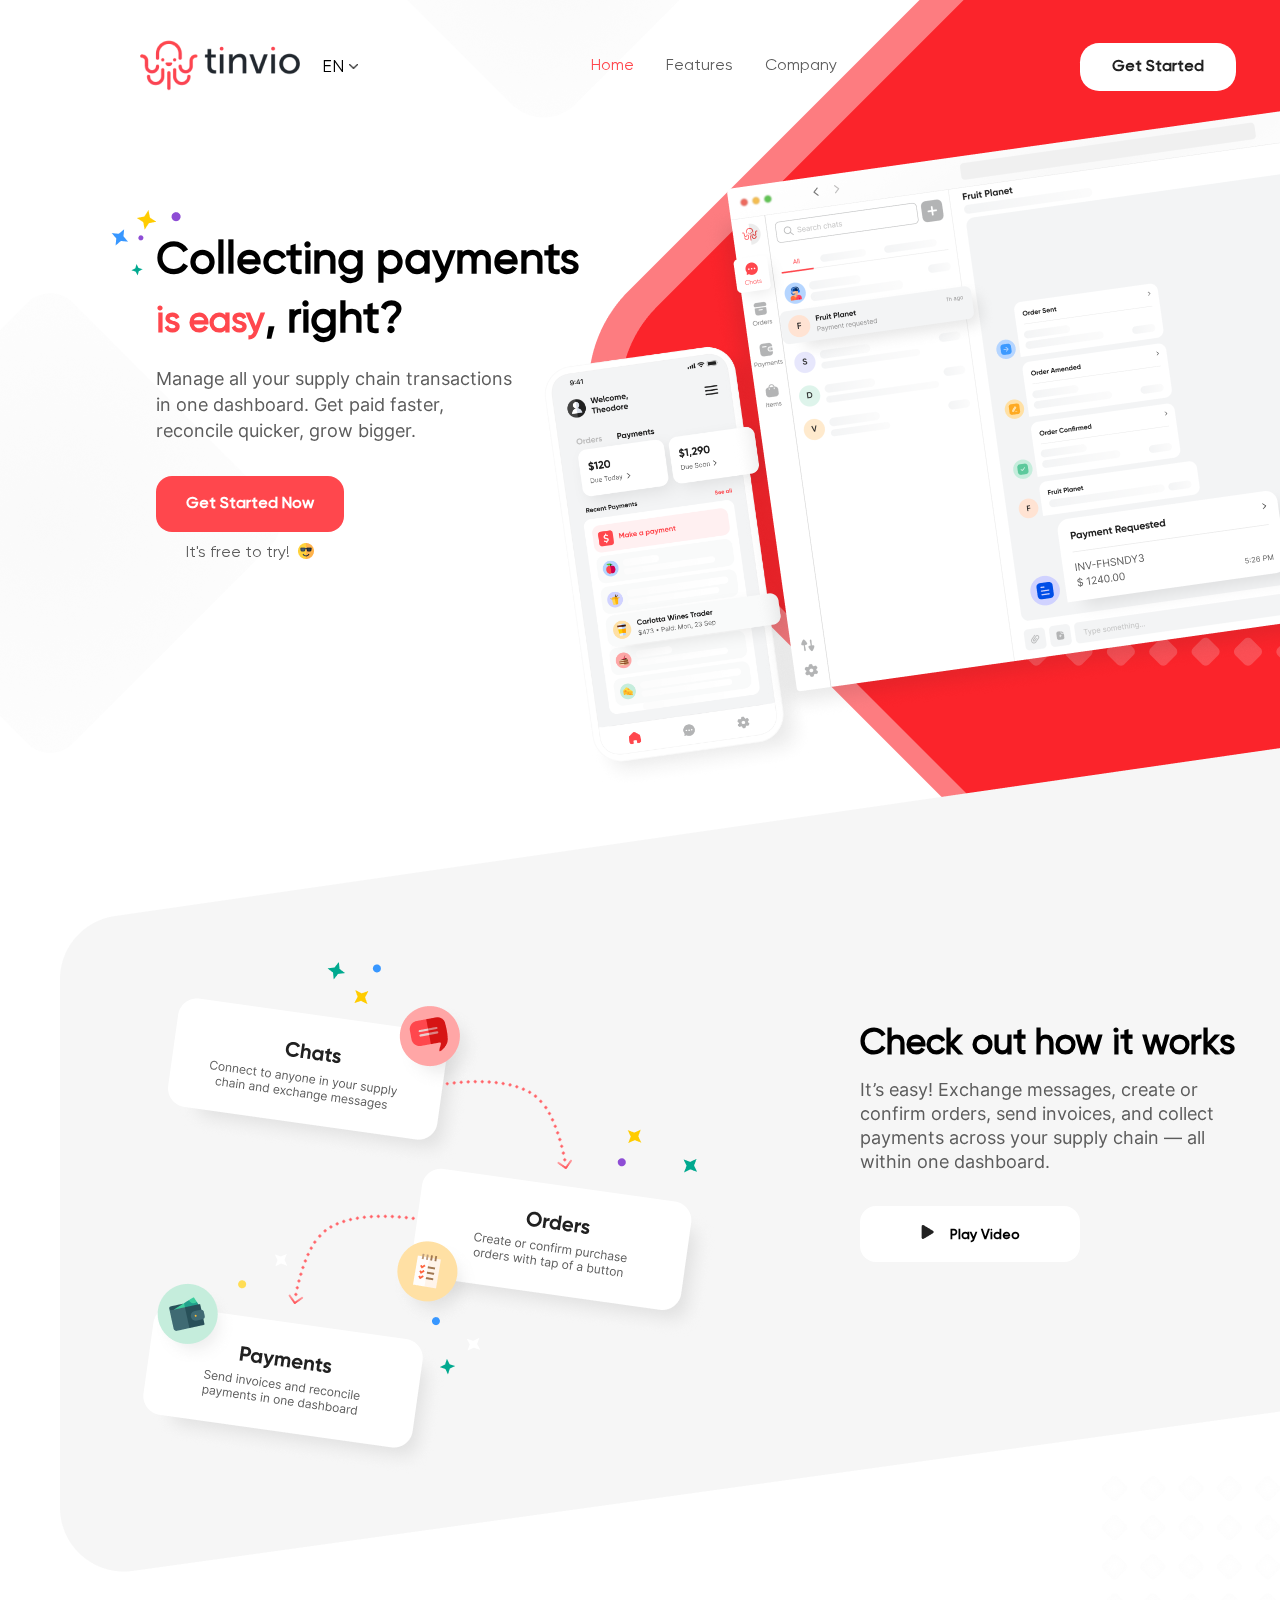
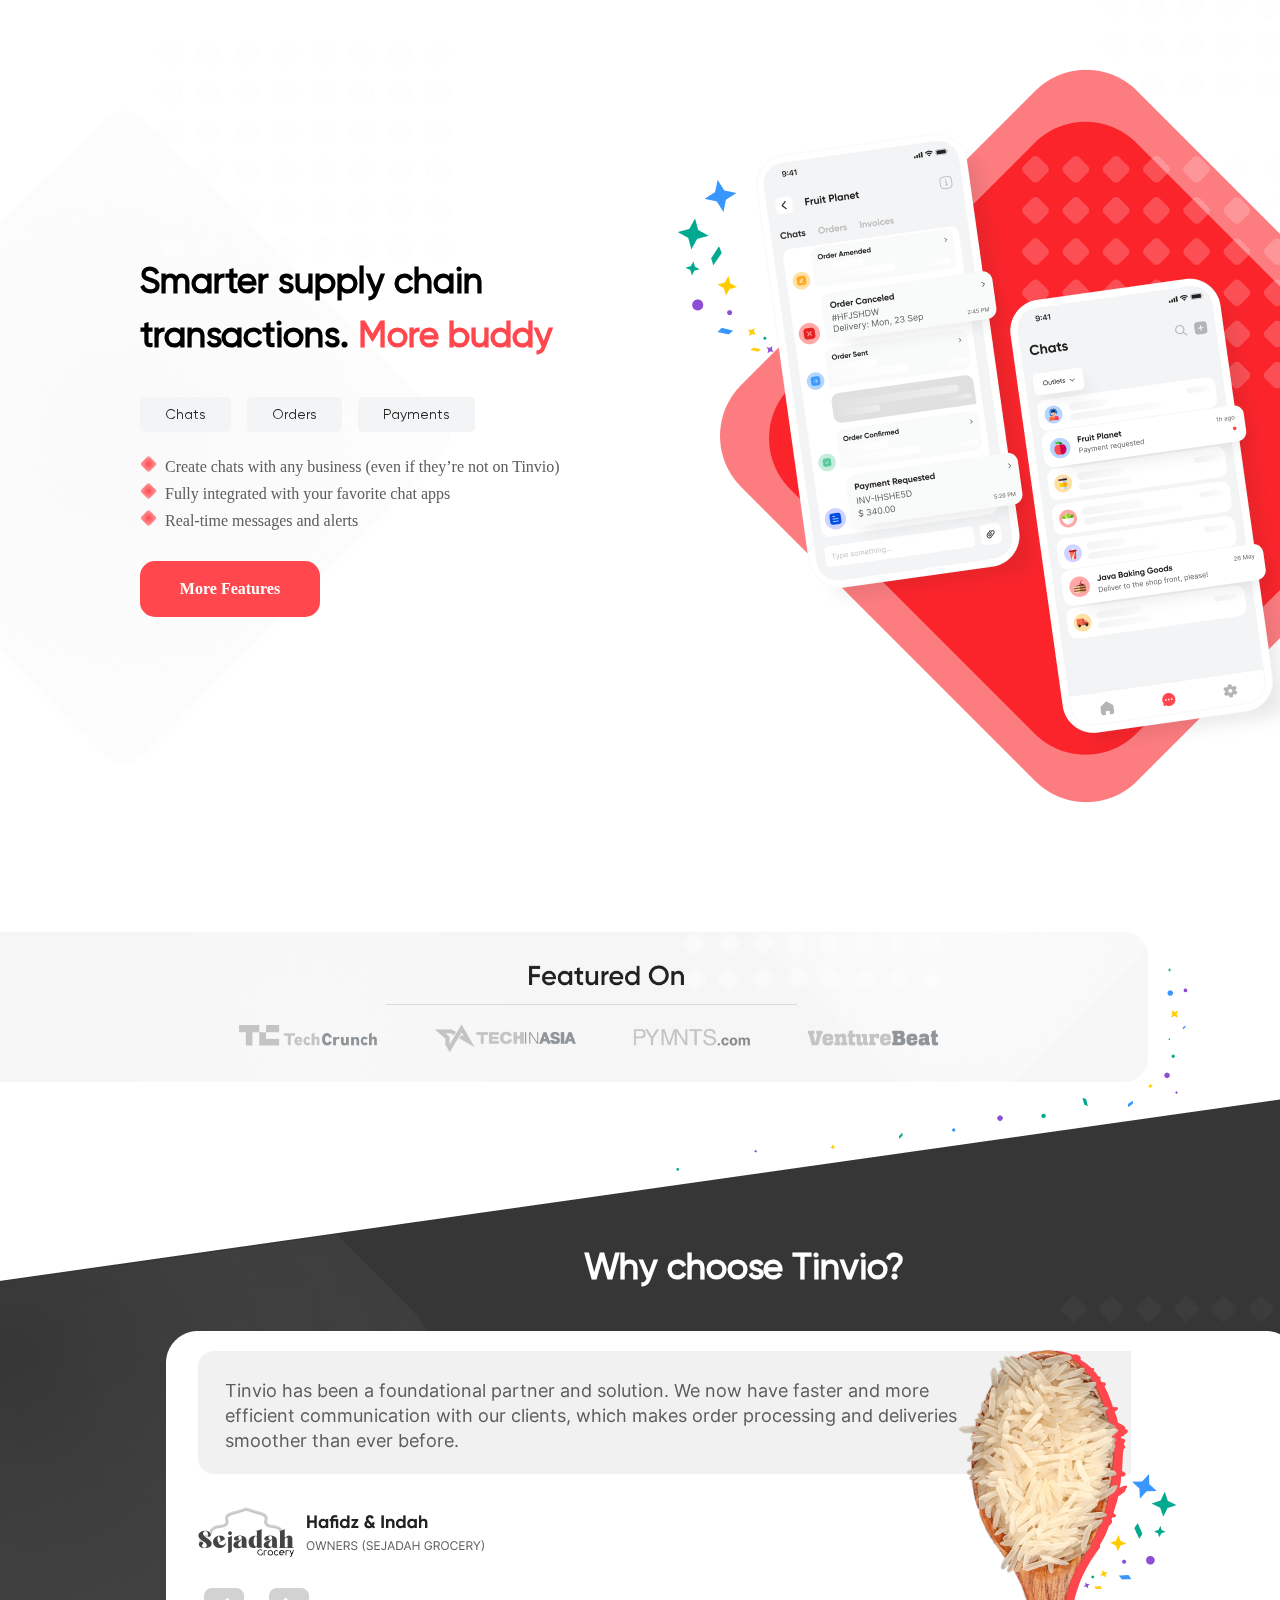
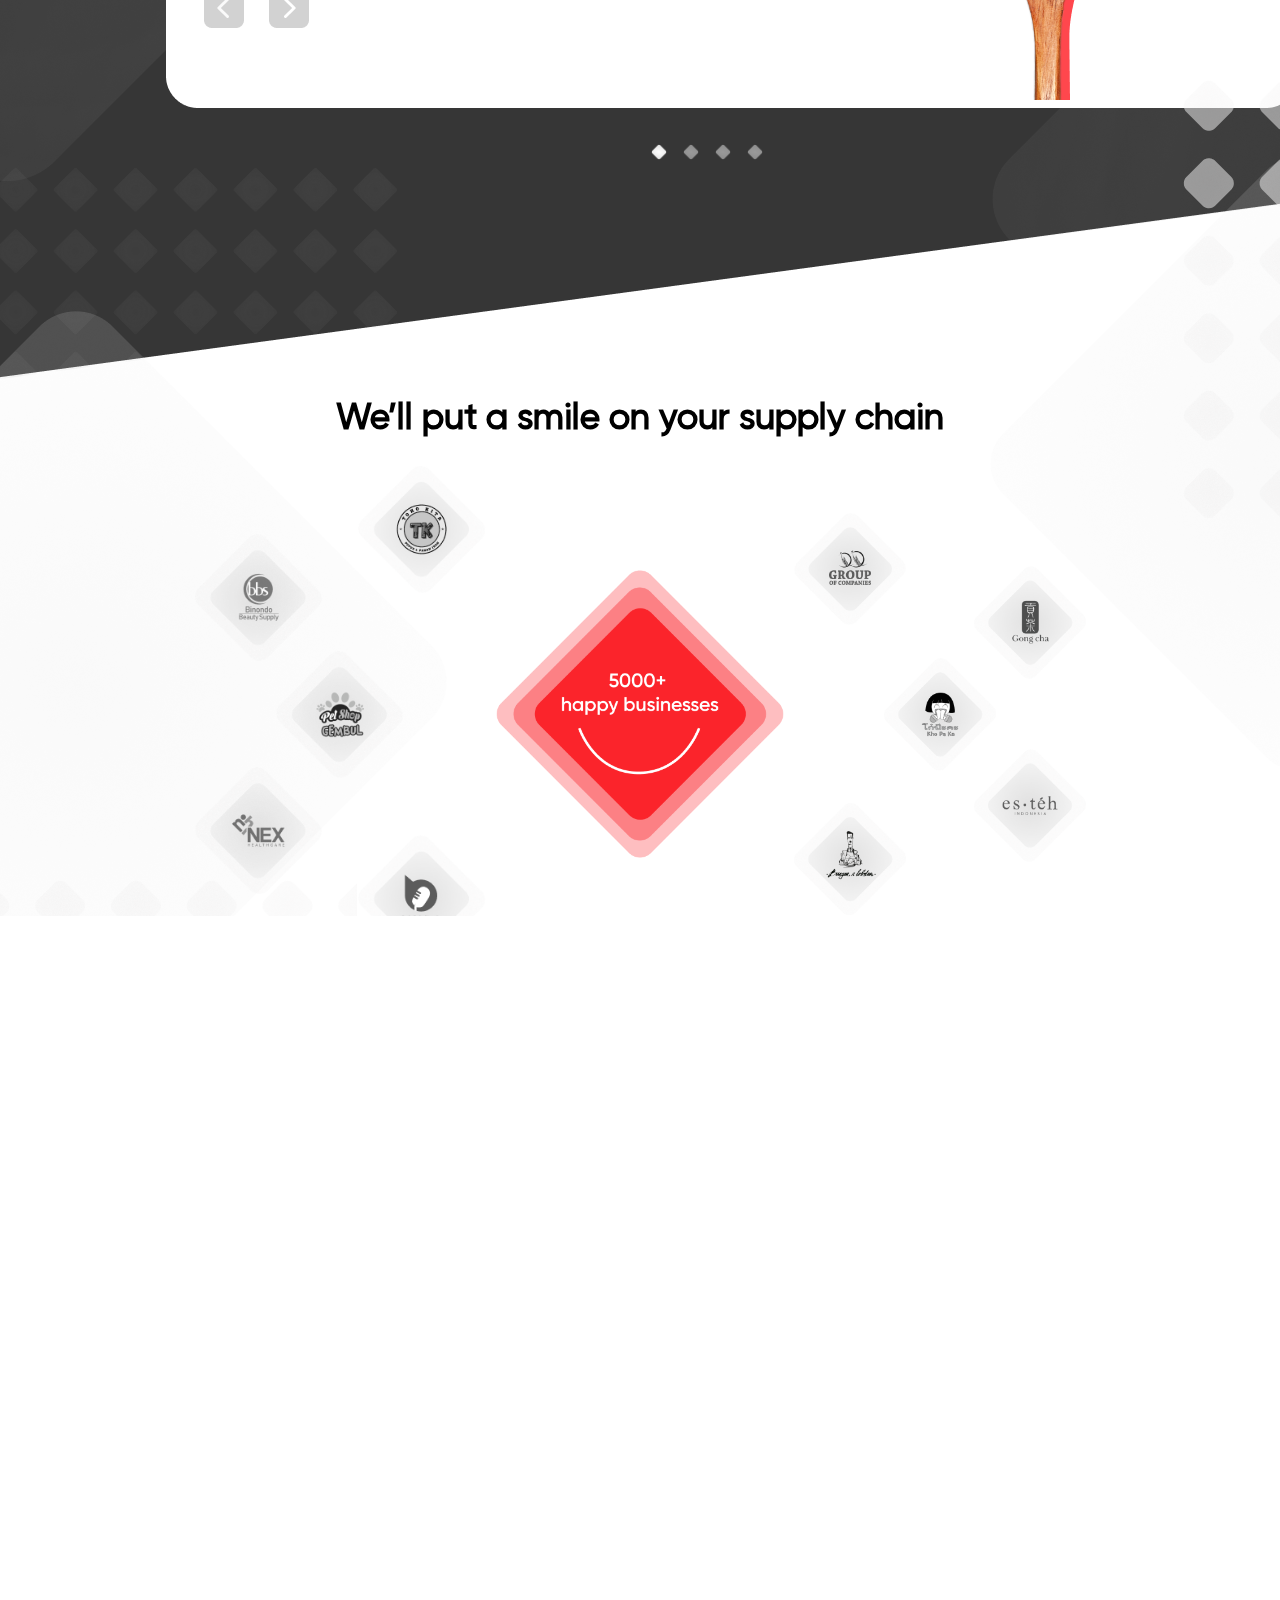
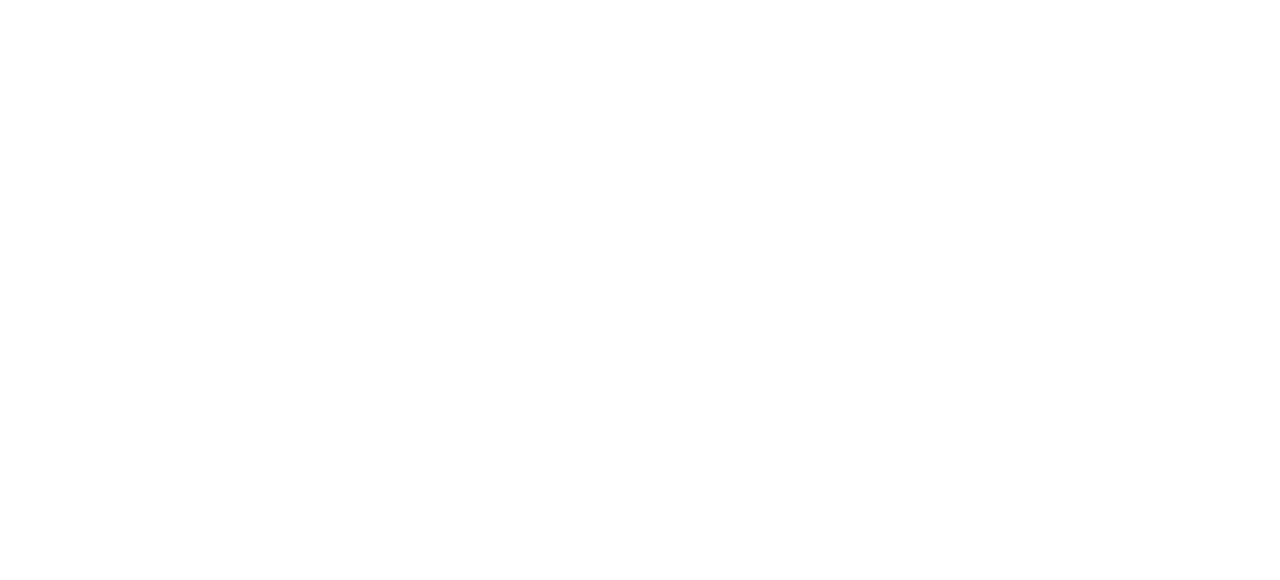
<file: index.html>
<!DOCTYPE html>
<html lang="en">
<head>
    <meta charset="UTF-8">
    <meta name="viewport" content="width=device-width, initial-scale=1.0">
    <title>Tinvio</title>
    <link rel="stylesheet" href="./css/reset.css">
    <link rel="stylesheet" href="./css/variables.css">
    <link rel="stylesheet" href="./css/global.css">
    <link rel="stylesheet" href="./css/main.css">
    <link rel="stylesheet" href="./css/header.css">
    <link rel="stylesheet" href="./css/feature.css">
    <link rel="stylesheet" href="./css/best.css">
    <link rel="stylesheet" href="./css/company.css">
    <link rel="stylesheet" href="./css/slider.css">
    <link rel="stylesheet" href="./css/supply.css">
    <link rel="stylesheet" href="./css/map.css">
    <link rel="stylesheet" href="./css/footer.css">
</head>
<body>
    <!-- header section -->
    <header class="tp-container">
        <div class="tp-header">
            <div class="tp-header__container">
                <div class="tp-header__logo">
                    <img src="./images/header-section/logo.png" alt="Tinvio" class="tp-header__logo-img">
                </div>
                <div class="tp-header__lang">
                    <button class="lang__button">EN <img src="./images/header-section/Vector.png" alt="arrow" class="lang__button-img"/></button>
                    <ul class="lang__dropdown lang__dropdown--desktop">
                        <li class="lang__dropdown-item"><img src="./images/header-section/chi.png" alt="English" class="lang__flag" data-lang="EN"></li>
                        <li class="lang__dropdown-item"><img src="./images/header-section/gb.png" alt="Ukrainian" class="lang__flag" data-lang="UA"></li>
                        <li class="lang__dropdown-item"><img src="./images/header-section/pol.png" alt="Chinese" class="lang__flag" data-lang="CN"></li>
                        <li class="lang__dropdown-item"><img src="./images/header-section/tai.png" alt="German" class="lang__flag" data-lang="DE"></li>
                    </ul>
                </div>
            </div>
            <nav class="tp-header__nav">
                <ul class="tp-header__nav-list">
                    <li class="tp-header__nav-item header-tabs"><a href="index.html#home" id="home">Home</a></li>
                    <li class="tp-header__nav-item header-tabs"><a href="feature.html#features" id="features">Features</a></li>
                    <li class="tp-header__nav-item header-tabs"><a href="company.html#company" id="company">Company</a></li>
                </ul>
            </nav>
            <div class="tp-header__btn">
                <button class="tp-header__btn-main">Get Started</button>
            </div>
            <div class="tp-header__hamburger">
                <img src="./images/header-section/burger.png" alt="Hamburger Menu" class="tp-header__hamburger-icon">
            </div>
        </div>
        <!-- header section mobile -->
        <nav class="tp-header__mobile-nav">
            <div class="tp-header__mobile-top">
                <div class="tp-header__container">
                    <img src="./images/header-section/logo.png" alt="Tinvio" class="tp-header__logo-img">
                    <div class="tp-header__lang-mobile">
                        <button class="lang__button">EN <img src="./images/header-section/Vector.png" alt="arrow" class="lang__button-img"/></button>
                        <ul class="lang__dropdown lang__dropdown--mobile">
                            <li class="lang__dropdown-item"><img src="./images/header-section/chi.png" alt="English" class="lang__flag" data-lang="EN"></li>
                            <li class="lang__dropdown-item"><img src="./images/header-section/gb.png" alt="Ukrainian" class="lang__flag" data-lang="UA"></li>
                            <li class="lang__dropdown-item"><img src="./images/header-section/pol.png" alt="Chinese" class="lang__flag" data-lang="CN"></li>
                            <li class="lang__dropdown-item"><img src="./images/header-section/tai.png" alt="German" class="lang__flag" data-lang="DE"></li>
                        </ul>
                    </div>
                </div>
                <button class="tp-header__mobile-close">&times;</button>
            </div>
            <ul class="tp-header__mobile-nav-list">
                <li class="tp-header__mobile-nav-item"><a href="index.html#home">Home</a></li>
                <li class="tp-header__mobile-nav-item"><a href="feature.html#features">Features</a></li>
                <li class="tp-header__mobile-nav-item"><a href="company.html#company">Company</a></li>
            </ul>
            <button class="tp-header__btn-mobile">Get Started</button>
            <img src="./images/header-section/header-social.png" alt="social" class="tp-header__social-icon">
            <img src="./images/header-section/Rect1.png" alt="additional1" class="tp-header__rect1-img">
            <img src="./images/header-section/Rect2.png" alt="additional2" class="tp-header__rect2-img">
            <img src="./images/header-section/patern.png" alt="additional3" class="tp-header__patern-img">
        </nav>
    </header>
    
    <!-- main section -->
    <section class="tp-container main">
        <div class="tp-main__text">
            <img src="./images/main-section/Rectangle-half.png" alt="rect" class="tp-main__rect-half">
            <img src="./images/main-section/Rectangle-grey.png" alt="rect" class="tp-main__rect-grey">
            <img src="./images/main-section/shines.png" alt="shines" class="tp-main__text-shines">
            <h1 class="tp-main__text-title">Collecting payments <span class="title-color">is easy</span>, right?</h1>
            <p class="tp-main__text-body">Manage all your supply chain transactions in one dashboard. Get paid faster, reconcile quicker, grow bigger. </p>
            <div class="tp-main__text-btn">
                <button class="tp-main__button">Get Started Now</button>
                <div class="tp-main__text-span">
                    <span>It's free to try!</span>
                    <span><img src="./images/main-section/smile.png" alt="smile"/></span>
                </div>
            </div>
        </div>
        <div class="tp-main__images">
            <img src="./images/main-section/Rectangle.png" alt="bg" class="bg bg-light" />
            <img src="./images/main-section/Rectangle red.png" alt="bg" class="bg bg-red"/>
            <div class="tp-main__images--position">
                <img src="./images/main-section/phone.png" alt="phone" class="phone" />
                <img src="./images/main-section/desktop.png" alt="desktop" class="desktop" />
            </div>
            <img src="./images/main-section/Group-small.png" alt="Group-small" class="patern--small" />
            <img src="./images/main-section/Group-big.png" alt="Group-big" class="patern--big" />
        </div>
        <div class="tp-main__images-mobile">
            <img src="./images/main-section/Rectangle-mob.png" alt="patern" class="bg-mob-light" />
            <img src="./images/main-section/Rectangle-mob-red.png" alt="patern" class="bg-mob-red" />
            <img src="./images/main-section/phone-mob.png" alt="phone" class="phone-mob" />
            <img src="./images/main-section/Group-small.png" alt="Group-small" class="patern-mob--small" />
            <img src="./images/main-section/Group-big.png" alt="Group-big" class="patern-mob--big" />
        </div>
    </section>

    <!-- feature section -->
    <section class="tp-container feature">
        <div class="tp-feature__images">
            <img src="./images/feature-section/feature.png" alt="features" class="features" />
            <img src="./images/feature-section/Group 10304.png" alt="features" class="patern1" />
            <img src="./images/feature-section/Group 10304.png" alt="features" class="patern2" />
            <img src="./images/feature-section/bg.png" alt="bg" class="bg-grey" />
            <img src="./images/feature-section/bg-mob-gr.png" alt="bg" class="bg-grey-mob" />
        </div>
        <div class="tp-feature__text">
            <h2 class="tp-feature__text-title">Check out how it works</h2>
            <p class="tp-feature__text-body">It’s easy! Exchange messages, create or confirm orders, send invoices, and collect payments across your supply chain — all within one dashboard. </p>
            <button class="tp-feature__text-button"><img src="./images/feature-section/play.png" alt="play" class="play"/>Play Video</button>
        </div>
    </section>
    
    <!-- best section -->
    <section class="tp-container best">
        <img src="./images/best-section/Rect.png" alt="pattern" class="tp-best__patern" />
        <img src="./images/best-section/patern2.png" alt="pattern" class="tp-best__patern2" />
        <div class="tp-best__text">
            <h2 class="tp-best__text-title">Smarter supply chain transactions.<span class="title-color"> More buddy</span></h2>
            <div class="tp-best__tabs">
                <button class="tp-best__text-btn" data-tab="chats">Chats</button>
                <button class="tp-best__text-btn" data-tab="orders">Orders</button>
                <button class="tp-best__text-btn" data-tab="payments">Payments</button>
            </div>
            <ul class="tp-best__list">
                <li class="tp-best__list-item" data-content="chats"><img src="./images/best-section/list.png" alt="list" class="list-rect"/>Create chats with any business (even if they’re not on Tinvio)</li>
                <li class="tp-best__list-item" data-content="chats"><img src="./images/best-section/list.png" alt="list" class="list-rect"/>Fully integrated with your favorite chat apps</li>
                <li class="tp-best__list-item" data-content="chats"><img src="./images/best-section/list.png" alt="list" class="list-rect"/>Real-time messages and alerts</li>
                <li class="tp-best__list-item" data-content="orders" style="display:none;"><img src="./images/best-section/list.png" alt="list" class="list-rect"/>Create or confirm purchase orders at lightning speed</li>
                <li class="tp-best__list-item" data-content="orders" style="display:none;"><img src="./images/best-section/list.png" alt="list" class="list-rect"/>Manage inventory details and availability in real-time</li>
                <li class="tp-best__list-item" data-content="orders" style="display:none;"><img src="./images/best-section/list.png" alt="list" class="list-rect"/>24/7 order insights and data reports</li>
                <li class="tp-best__list-item" data-content="payments" style="display:none;"><img src="./images/best-section/list.png" alt="list" class="list-rect"/>Send invoices and easily track them until they’re paid</li>
                <li class="tp-best__list-item" data-content="payments" style="display:none;"><img src="./images/best-section/list.png" alt="list" class="list-rect"/>Real-time payments settlement and reconciliation</li>
                <li class="tp-best__list-item" data-content="payments" style="display:none;"><img src="./images/best-section/list.png" alt="list" class="list-rect"/>Safe, secure, and compliant</li>
            </ul>
            <button class="tp-best__text-button">More Features</button>
        </div>
        <div class="tp-best__img">
            <img src="./images/best-section/Group.png" alt="img" class="best-img" />
        </div>
    </section>
    
    <!-- company section -->
    <section class="tp-container company">
        <img src="./images/company-section/GroupBl.png" alt="shines" class="tp-company__shine"/>
        <img src="./images/company-section/GroupBI-mob.png" alt="shines" class="tp-company__shine-mob"/>
        <img src="./images/company-section/GroupBI-small.png" alt="shines" class="tp-company__shine-small"/>
        <img src="./images/company-section/Group10452.png" alt="company" class="tp-company__main"/>
    </section>

    <!-- slider section -->
    <section class="tp-container slider">
        <img src="./images/slider-section/RectangleMain.png" alt="img" class="tp-slider__bg1920" />
        <img src="./images/slider-section/mask.png" alt="img" class="tp-slider__mask1920" />
        <img src="./images/slider-section/Rectangle768.png" alt="img" class="tp-slider__bg768" />
        <img src="./images/slider-section/Mask768.png" alt="img" class="tp-slider__mask768" />
        <div class="tp-slider">
            <h3 class="tp-slider__tittle">Why choose Tinvio?</h3>
            <img src="./images/slider-section/Rectangle-grey.png" alt="img" class="tp-slider__rect-grey" />
            <img src="./images/slider-section/Rectangle.png" alt="img" class="tp-slider__rect-small" />
            <img src="./images/slider-section/RectangleWhite.png" alt="img" class="tp-slider__rect-grey768" />
            <img src="./images/slider-section/RectangleGrey.png" alt="img" class="tp-slider__rect-small768" />
            <p class="tp-slider__text" data-slide="0">Tinvio has been a foundational partner and solution. We now have faster and more efficient communication with our clients, which makes order processing and deliveries smoother than ever before.</p>
            <p class="tp-slider__text" data-slide="1">With Tinvio, it's easier for my customers to make payments across various methods. Every payment is also collected in one business account where funds can be withdrawn instantly at any time.</p>
            <p class="tp-slider__text" data-slide="2">Tinvio helps our business run smoother. We can manage our customer's orders, receivables, and most importantly, trace and reconcile their payments without checking banking apps or statements.</p>
            <p class="tp-slider__text" data-slide="3">Tinvio definitely helps to reduce the time and errors in order management between customers and suppliers. It’s super easy to use and available on mobile and web, and the team are friendly and always helpful.</p>
            <img src="./images/slider-section/coSpoon.png" alt="img" class="tp-slider__company" data-slide="0" />
            <img src="./images/slider-section/coCup.png" alt="img" class="tp-slider__company" data-slide="1" />
            <img src="./images/slider-section/coMilk.png" alt="img" class="tp-slider__company" data-slide="2" />
            <img src="./images/slider-section/company.png" alt="img" class="tp-slider__company" data-slide="3" />
            <img src="./images/slider-section/Spoon.png" alt="img" class="tp-slider__main" data-slide="0" />
            <img src="./images/slider-section/cup.png" alt="img" class="tp-slider__main" data-slide="1" />
            <img src="./images/slider-section/milk.png" alt="img" class="tp-slider__main" data-slide="2" />
            <img src="./images/slider-section/eggs.png" alt="img" class="tp-slider__main" data-slide="3" />
            <button class="tp-slider__button-left"><img src="./images/slider-section/leftBtn.png" alt="img" class="tp-slider__leftBtn" /></button>
            <button class="tp-slider__button-right"><img src="./images/slider-section/rightBtn.png" alt="img" class="tp-slider__rightBtn" /></button>
        </div>
        <div class="tp-slider__pagination">
            <img src="./images/slider-section/pagination.png" alt="rect" class="tp-slider__pagination-item" data-slide="0"/>
            <img src="./images/slider-section/pagination.png" alt="rect" class="tp-slider__pagination-item" data-slide="1"/>
            <img src="./images/slider-section/pagination.png" alt="rect" class="tp-slider__pagination-item" data-slide="2"/>
            <img src="./images/slider-section/pagination.png" alt="rect" class="tp-slider__pagination-item" data-slide="3"/>
        </div>
    </section>
     
    <!-- supply section -->
     <section class="tp-container supply">
        <img src="./images/supply-section/paternup.png" alt="img" class="tp-supply__paternup" />
        <img src="./images/supply-section/paterndown.png" alt="img" class="tp-supply__paterndown" />
        <img src="./images/supply-section/Rect.png" alt="img" class="tp-supply__rect" />
        <img src="./images/supply-section/RectangleRight.png" alt="img" class="tp-supply__rectright" />
        <h3 class="tp-supply__tittle tittle-3">We’ll put a smile on your supply chain </h3>
        <div class="tp-supply__images">
            <img src="./images/supply-section/left.png" alt="img" class="tp-supply__left" />
            <img src="./images/supply-section/center.png" alt="img" class="tp-supply__center" />
            <img src="./images/supply-section/right.png" alt="img" class="tp-supply__right" />
        </div>
        <div class="tp-supply__images--small">
            <img src="./images/supply-section/small.png" alt="img" class="tp-supply__small" />
        </div>
     </section>
    
    <!-- map section -->
     <section class="tp-container map">
        <img src="./images/map-section/bg-rect.png" alt="background" class="tp-map__bg" />
        <img src="./images/map-section/bg-small.png" alt="background" class="tp-map__bg--small" />
        <img src="./images/map-section/shines.png" alt="background" class="tp-map__shine" />
        <div class="tp-map__images">
            <h3 class="tp-map__images-tittle">Fill up the form and we’ll get in touch within a few hours</h3>
            <img src="./images/map-section/map-big.png" alt="map" class="tp-map__map" />
        </div>
        <div class="tp-map__form">
            <h4 class="tp-map__form-title tittle-5">Hi, we’re <span class="tp-map__highlight">Tinvio!</span> And you?</h4>
            <form class="form">
                <label for="name">Name</label>
                <input type="text" id="name" name="name" placeholder="John Appleseed">
                
                <label for="business-name">Business Name</label>
                <input type="text" id="business-name" name="business-name" placeholder="Burgers & Boba (Singapore)">
                
                <label for="phone">Phone</label>
                <input type="text" id="phone" name="phone" placeholder="65 9123 4567">
                
                <button type="submit" class="tp-map__button button">Submit</button>
            </form>
            <p class="form-footer">No spam, promise <span class="emoji"><img src="./images/map-section/emojii.png" alt="emoji" /></span></p>
        </div>
     </section>

    <!-- footer section -->
    <section class="tp-container footer">
        <div class="tp-footer__left">
            <img src="./images/header-section/logo.png" alt="Tinvio" class="tp-footer__logo-img">
            <img src="./images/footer-section/pipe.png" alt="Tinvio" class="tp-footer__pipe">
            <nav class="tp-footer__nav">
                <ul class="tp-header__nav-list">
                    <li class="tp-footer__nav header-tabs"><a href="index.html">Home</a></li>
                    <li class="tp-footer__nav header-tabs"><a href="feature.html">Features</a></li>
                    <li class="tp-footer__nav header-tabs"><a href="company.html">Company</a></li>
                    <li class="tp-footer__nav header-tabs"><a href="#">Login</a></li>
                </ul>
            </nav>
        </div>
        <div class="tp-footer__right">
            <div class="tp-footer__right--social">
                <img src="./images/footer-section/insta.png" alt="Tinvio" class="tp-footer__insta">
                <img src="./images/footer-section/linkedin.png" alt="Tinvio" class="tp-footer__linkedin">
            </div>
            
            <img src="./images/footer-section/pipe.png" alt="Tinvio" class="tp-footer__pipe">
            <img src="./images/footer-section/social.png" alt="Tinvio" class="tp-footer__social">
        </div>
    </section>

    <!-- last section -->
    <section class="tp-container foot">
        <p class="tp-foot__text">© 2020 Tinvio. All rights reserved</p>
        <a href="./private.html#policy-tab">Privacy Policy</a>
        <a href="./private.html#terms-tab">Terms of Service</a>
    </section>
    <script src="./script.js"></script>
</body>
</html>
</file>
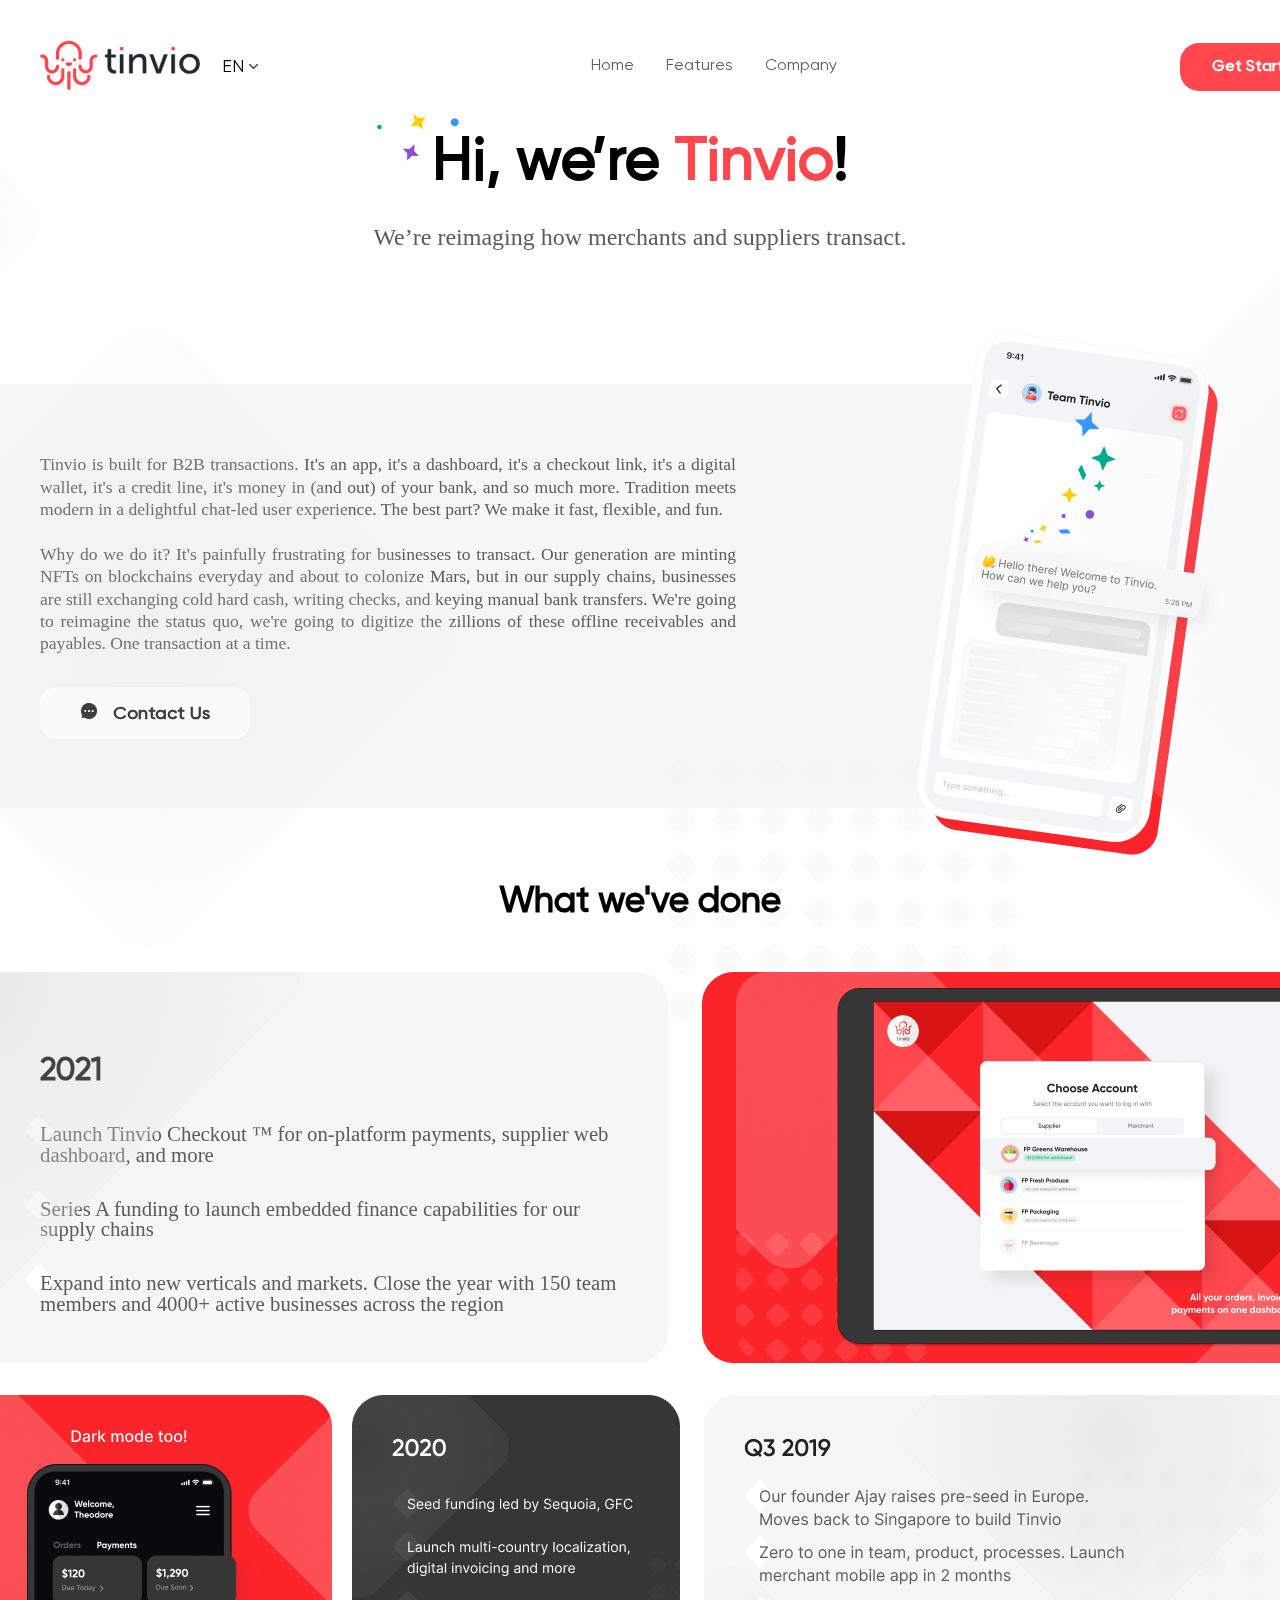
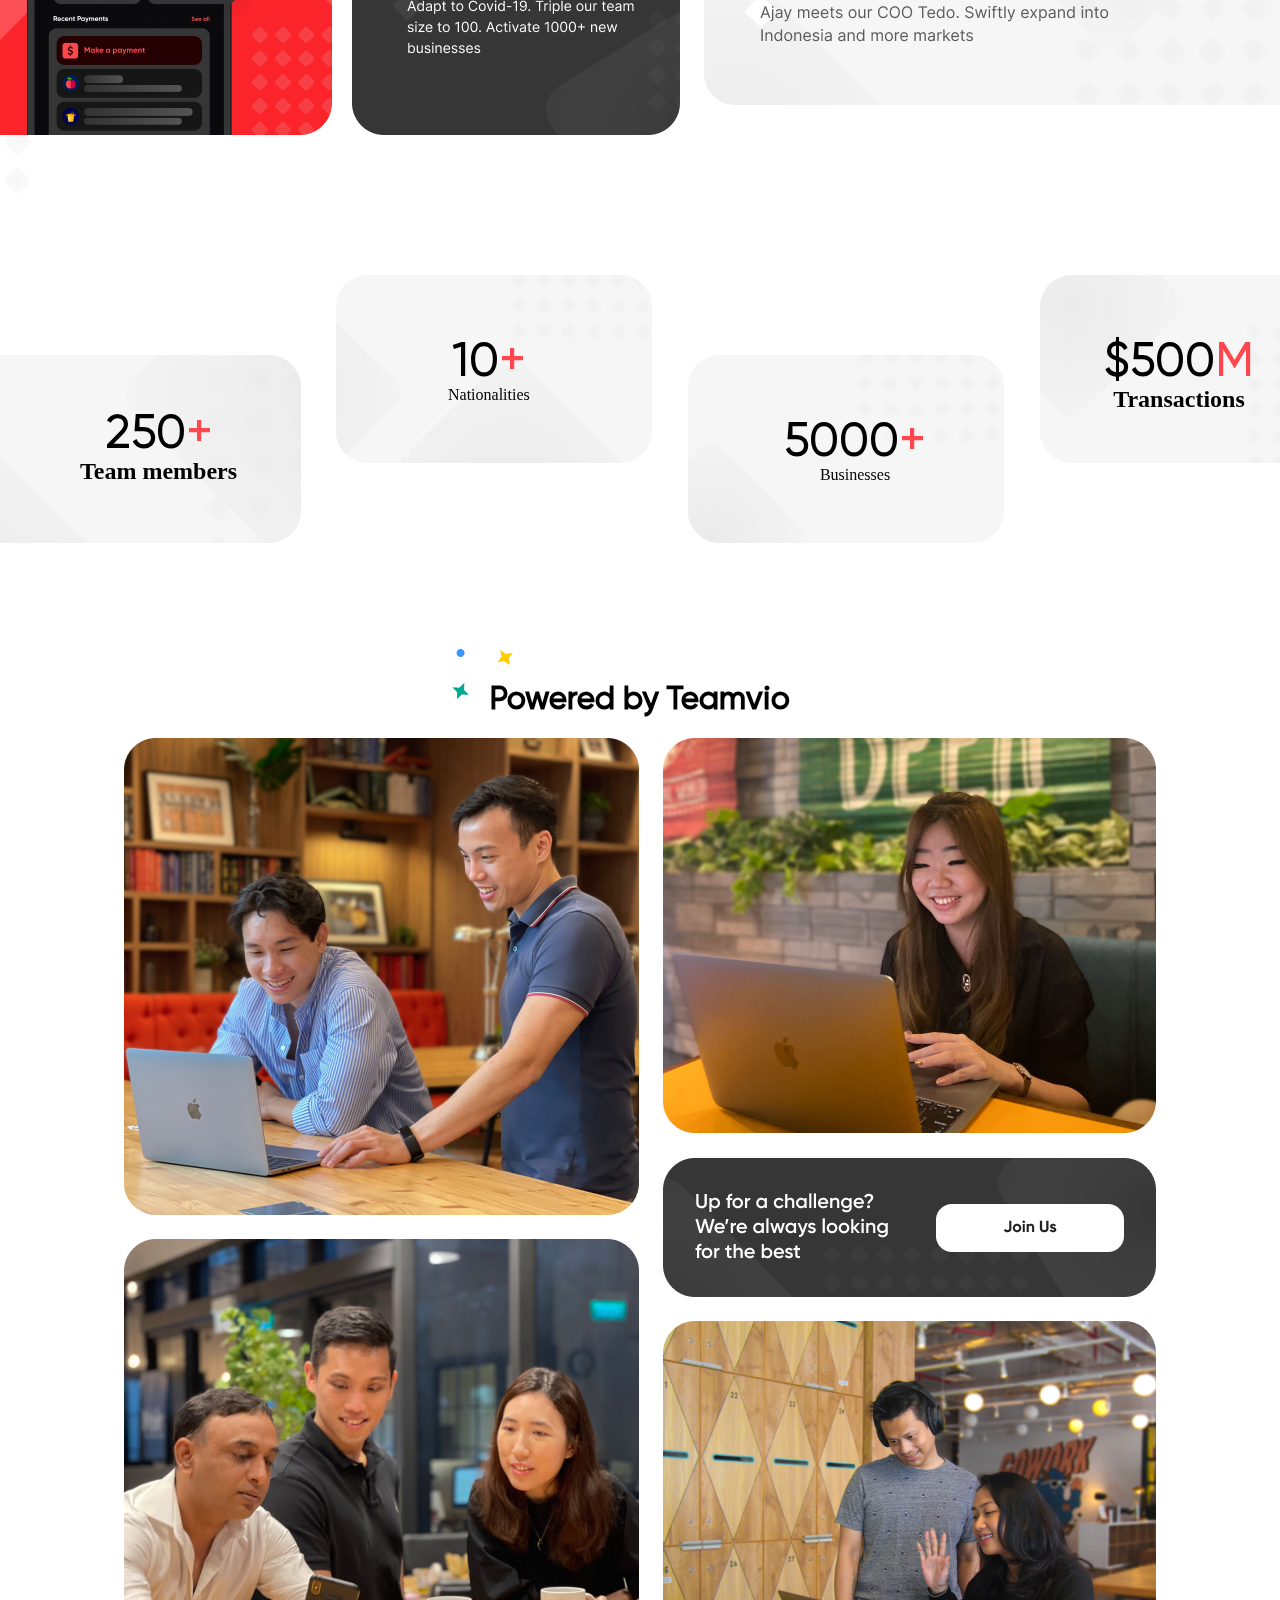
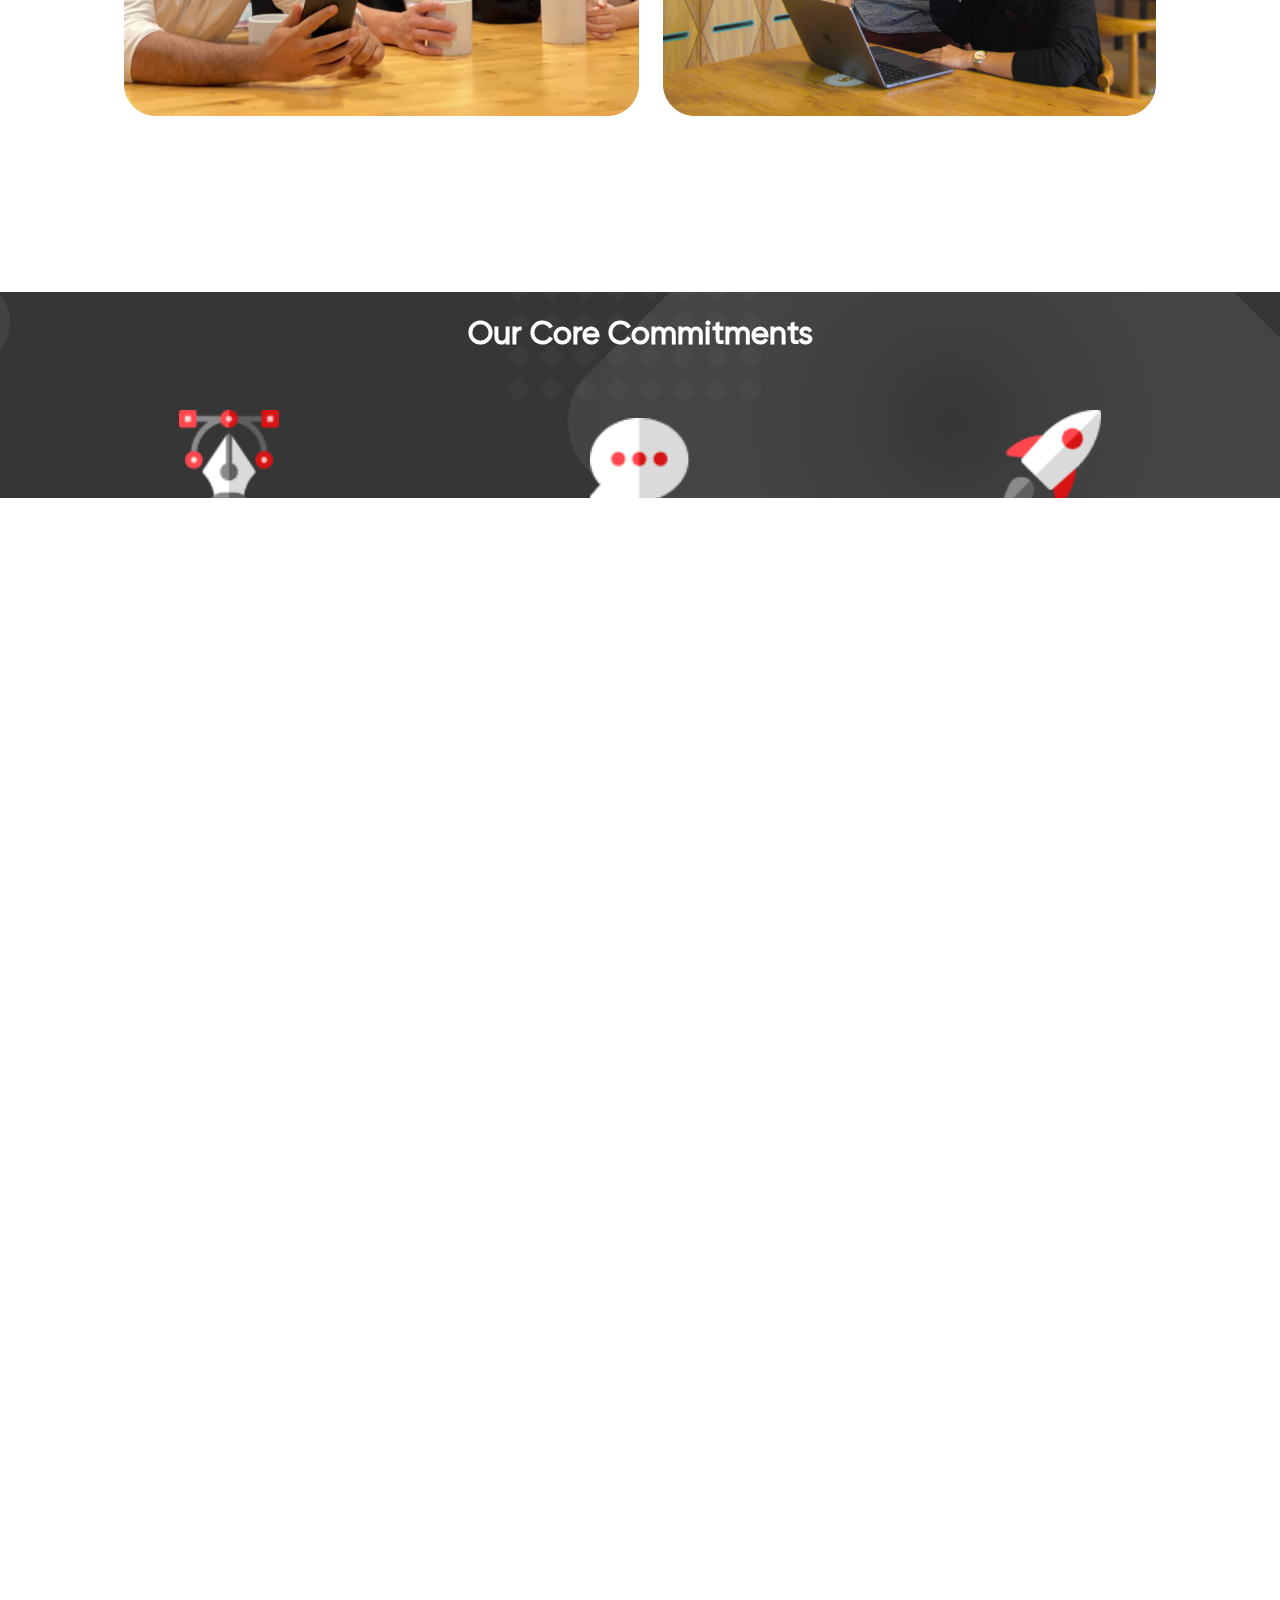
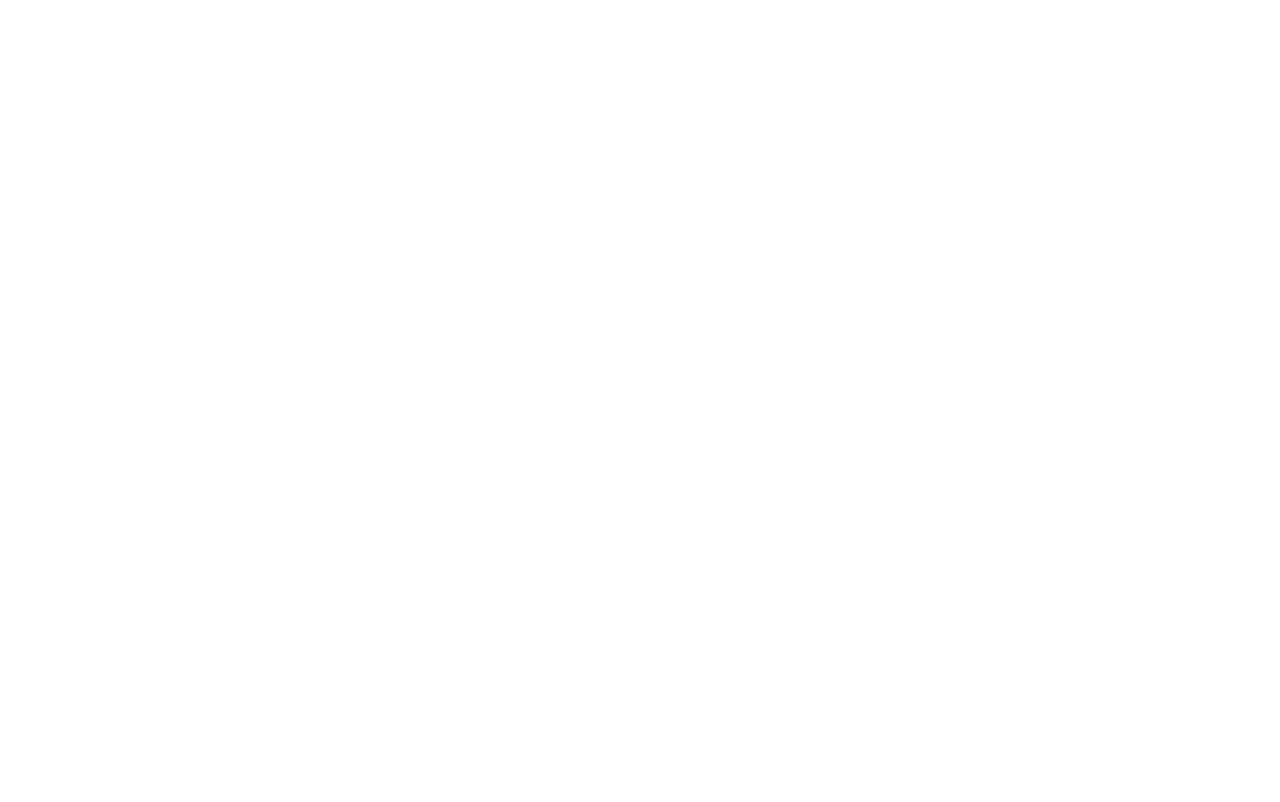
<file: company.html>
<!DOCTYPE html>
<html lang="en">
<head>
    <meta charset="UTF-8">
    <meta name="viewport" content="width=device-width, initial-scale=1.0">
    <link rel="stylesheet" href="./css/reset.css">
    <link rel="stylesheet" href="./css/variables.css">
    <link rel="stylesheet" href="./css/global.css">
    <link rel="stylesheet" href="./css/header.css">
    <link rel="stylesheet" href="./css/hello.css">
    <link rel="stylesheet" href="./css/history.css">
    <link rel="stylesheet" href="./css/done.css">
    <link rel="stylesheet" href="./css/digit.css">
    <link rel="stylesheet" href="./css/friends.css">
    <link rel="stylesheet" href="./css/comunity.css">
    <link rel="stylesheet" href="./css/cities.css">
    <link rel="stylesheet" href="./css/contact.css">
    <link rel="stylesheet" href="./css/footer.css">
    <title>Document</title>
</head>
<body>
    <!-- Header Section -->
    <header class="tp-container">
        <div class="tp-header">
            <div class="tp-header__container">
                <div class="tp-header__logo">
                    <img src="./images/header-section/logo.png" alt="Tinvio" class="tp-header__logo-img">
                </div>
                <div class="tp-header__lang">
                    <button class="lang__button">EN <img src="./images/header-section/Vector.png" alt="arrow" class="lang__button-img"/></button>
                    <ul class="lang__dropdown lang__dropdown--desktop">
                        <li class="lang__dropdown-item"><img src="./images/header-section/chi.png" alt="English" class="lang__flag" data-lang="EN"></li>
                        <li class="lang__dropdown-item"><img src="./images/header-section/gb.png" alt="Ukrainian" class="lang__flag" data-lang="UA"></li>
                        <li class="lang__dropdown-item"><img src="./images/header-section/pol.png" alt="Chinese" class="lang__flag" data-lang="CN"></li>
                        <li class="lang__dropdown-item"><img src="./images/header-section/tai.png" alt="German" class="lang__flag" data-lang="DE"></li>
                    </ul>
                </div>
            </div>
            <nav class="tp-header__nav">
                <ul class="tp-header__nav-list">
                    <li class="tp-header__nav-item header-tabs"><a href="index.html#home" id="home">Home</a></li>
                    <li class="tp-header__nav-item header-tabs"><a href="feature.html#features" id="features">Features</a></li>
                    <li class="tp-header__nav-item header-tabs"><a href="company.html#company" id="company">Company</a></li>
                </ul>
            </nav>
            <div class="tp-header__btn">
                <button class="tp-header__btn-main btn">Get Started</button>
            </div>
            <div class="tp-header__hamburger">
                <img src="./images/header-section/burger.png" alt="Hamburger Menu" class="tp-header__hamburger-icon">
            </div>
        </div>
        <!-- header section mobile -->
        <nav class="tp-header__mobile-nav">
            <div class="tp-header__mobile-top">
                <div class="tp-header__container">
                    <img src="./images/header-section/logo.png" alt="Tinvio" class="tp-header__logo-img">
                    <div class="tp-header__lang-mobile">
                        <button class="lang__button">EN <img src="./images/header-section/Vector.png" alt="arrow" class="lang__button-img"/></button>
                        <ul class="lang__dropdown lang__dropdown--mobile">
                            <li class="lang__dropdown-item"><img src="./images/header-section/chi.png" alt="English" class="lang__flag" data-lang="EN"></li>
                            <li class="lang__dropdown-item"><img src="./images/header-section/gb.png" alt="Ukrainian" class="lang__flag" data-lang="UA"></li>
                            <li class="lang__dropdown-item"><img src="./images/header-section/pol.png" alt="Chinese" class="lang__flag" data-lang="CN"></li>
                            <li class="lang__dropdown-item"><img src="./images/header-section/tai.png" alt="German" class="lang__flag" data-lang="DE"></li>
                        </ul>
                    </div>
                </div>
                <button class="tp-header__mobile-close">&times;</button>
            </div>
            <ul class="tp-header__mobile-nav-list">
                <li class="tp-header__mobile-nav-item"><a href="index.html#home">Home</a></li>
                <li class="tp-header__mobile-nav-item"><a href="feature.html#features">Features</a></li>
                <li class="tp-header__mobile-nav-item"><a href="company.html#company">Company</a></li>
            </ul>
            <button class="tp-header__btn-mobile btn">Get Started</button>
            <img src="./images/header-section/header-social.png" alt="social" class="tp-header__social-icon">
            <img src="./images/header-section/Rect1.png" alt="additional1" class="tp-header__rect1-img">
            <img src="./images/header-section/Rect2.png" alt="additional2" class="tp-header__rect2-img">
            <img src="./images/header-section/patern.png" alt="additional3" class="tp-header__patern-img">
        </nav>
    </header>

    <!-- Hello Section -->
     <section class="tp-container hello">
        <div class="tp-hello__text">
            <h1 class="tp-hello__title">
                Hi, we’re <span class="tp-hello--color">Tinvio</span>!
            </h1>
            <p class="tp-hello__description"> 
                We’re reimaging how merchants and suppliers transact. 
            </p>
        </div>
        <img src="./images/hello-section/shine.png" alt="Hello" class="tp-hello__shine">
        <img src="./images/hello-section/bg.png" alt="Hello" class="tp-hello__bg">
     </section>

    <!-- History Section -->
    <section class="tp-container history">
        <div class="tp-history__text">
            <p class="tp-history__description">
                Tinvio is built for B2B transactions. It's an app, it's a dashboard, it's a checkout link, it's a digital wallet, it's a credit line, it's money in (and out) of your bank, and so much more. Tradition meets modern in a delightful chat-led user experience. The best part? We make it fast, flexible, and fun. <br /><br />
                Why do we do it? It's painfully frustrating for businesses to transact. Our generation are minting NFTs on blockchains everyday and about to colonize Mars, but in our supply chains, businesses are still exchanging cold hard cash, writing checks, and keying manual bank transfers. We're going to reimagine the status quo, we're going to digitize the zillions of these offline receivables and payables. One transaction at a time.
            </p>
            <button class="tp-history__btn"><img src="./images/history-section/emoji.png" alt="History" class="tp-history__emoji"/>Contact Us</button>
            <img src="./images/history-section/bg.png" alt="History" class="tp-history__bg">
            <img src="./images/history-section/bgSmall.png" alt="History" class="tp-history__bgSmall">
            <img src="./images/history-section/bgLeft.png" alt="History" class="tp-history__left">
        </div>
        <div class="tp-history__image">
            <img src="./images/history-section/main.png" alt="History" class="tp-history__phone">
            <img src="./images/history-section/shine.png" alt="History" class="tp-history__shine">
            <img src="./images/history-section/bgRight.png" alt="History" class="tp-history__right">
            <img src="./images/history-section/down.png" alt="History" class="tp-history__down">
        </div>
    </section>

    <!-- Done Section -->
    <section class="tp-container done">
        <h3 class="tp-done__title tittle-3">
            What we've done
        </h3>
        <div class="tp-done__grid">
            <div class="tp-done__2021">
                <img src="./images/done-section/up2021.png" alt="2021" class="tp-done__up">
                <img src="./images/done-section/bg2021.png" alt="2021" class="tp-done__bg2021">
                <img src="./images/done-section/2021-375.png" alt="2021" class="tp-done__bg2021-375">
                <img src="./images/done-section/bg.png" alt="2021" class="tp-done__bg">
                <div class="tp-done__content">
                    <h4 class="tp-done__content-title tittle-4">2021</h4>
                    <div class="tp-done__2021-list">
                        <img src="./images/done-section/list2021.png" alt="2021" class="tp-done__list">
                        <p class="tp-done__2021-item">Launch Tinvio Checkout ™ for on-platform payments, supplier web dashboard, and more</p>
                    </div>
                    <div class="tp-done__2021-list">
                        <img src="./images/done-section/list2021.png" alt="2021" class="tp-done__list">
                        <p class="tp-done__2021-item">Series A funding to launch embedded finance capabilities for our supply chains</p>
                    </div>
                    <div class="tp-done__2021-list">
                        <img src="./images/done-section/list2021.png" alt="2021" class="tp-done__list">
                        <p class="tp-done__2021-item">Expand into new verticals and markets. Close the year with 150 team members and 4000+ active businesses across the region</p>
                    </div>
                </div>
            </div>
            <div class="tp-done__account">
                <img src="./images/done-section/bgAccount.png" alt="Account" class="tp-done__account-bg">
                <img src="./images/done-section/accountMain.png" alt="Account" class="tp-done__main"> 
                <img src="./images/done-section/account768.png" alt="Account" class="tp-done__account-bg768">
                <img src="./images/done-section/Maskacc768.png" alt="Account" class="tp-done__main768"> 
            </div>
            <div class="tp-done__dark">
                <img src="./images/done-section/darkBg.png" alt="Account" class="tp-done__dark-bg"> 
                <img src="./images/done-section/dark1280.png" alt="Account" class="tp-done__dark-bg1280"> 
                <img src="./images/done-section/downPatern.png" alt="Account" class="tp-done__down"> 
            </div>
            <div class="tp-done__2020">
                <img src="./images/done-section/2020Bg.png" alt="2021" class="tp-done__2020-img">
                <img src="./images/done-section/2020-1280.png" alt="2021" class="tp-done__2020-1280">
            </div>
            <div class="tp-done__2019">
                <img src="./images/done-section/2019Bg.png" alt="2021" class="tp-done__2019-img">
            </div>
        </div>
    </section> 
    
    <!-- Digit Section -->
    <section class="tp-container digit">
        <div class="tp-digit__grid">
            <div class="tp-digit__item">
                <div class="tp-digit__item-text--member">
                    <p class="tp-digit__item-title">250<span class="tp-digit__item--color">+</span></p>
                    <p class="tp-digit__item-description">Team members</p>
                </div>
                <img src="./images/digit-section/membBg1920.png" alt="Team" class="tp-digit__member-bg">
                <img src="./images/digit-section/membMask1920.png" alt="Team" class="tp-digit__member-bg">
                <img src="./images/digit-section/mameberBg1440.png" alt="Team" class="tp-digit__member-bg1440">
                <img src="./images/digit-section/memberMask1440.png" alt="Team" class="tp-digit__member-bg1440">
                <img src="./images/digit-section/memMask1024.png" alt="Team" class="tp-digit__member-bg1024">
                <img src="./images/digit-section/memBg1024.png" alt="Team" class="tp-digit__member-bg1024">
            </div>
            <div class="tp-digit__item">
                <div class="tp-digit__item-text--nation">
                    <p class="tp-digit__item-title">10<span class="tp-digit__item--color">+</span></p>
                    <p class="tp-digit__item-description--national">Nationalities</p>
                </div>
                <img src="./images/digit-section/nationalBg1920.png" alt="Nationalities" class="tp-digit__national-bg">
                <img src="./images/digit-section/nationalMask1920.png" alt="Nationalities" class="tp-digit__national-bg">
                <img src="./images/digit-section/nationalBg1440.png" alt="Nationalities" class="tp-digit__national-bg1440">
                <img src="./images/digit-section/nationMask1440.png" alt="Nationalities" class="tp-digit__national-bg1440">
                <img src="./images/digit-section/nationBg1024.png" alt="Nationalities" class="tp-digit__national-bg1024">
                <img src="./images/digit-section/nationMask1024.png" alt="Nationalities" class="tp-digit__national-bg1024">
            </div>
            <div class="tp-digit__item">
                <div class="tp-digit__item-text--bus">
                    <p class="tp-digit__item-title">5000<span class="tp-digit__item--color">+</span></p>
                    <p class="tp-digit__item-description--business">Businesses</p>
                </div>
                <img src="./images/digit-section/busBg1920.png" alt="Nationalities" class="tp-digit__bus-bg">
                <img src="./images/digit-section/bysMask1920.png" alt="Nationalities" class="tp-digit__bus-bg">
                <img src="./images/digit-section/busBg1440.png" alt="Nationalities" class="tp-digit__bus-bg1440">
                <img src="./images/digit-section/nationMask1440.png" alt="Nationalities" class="tp-digit__bus-bg1440">
                <img src="./images/digit-section/busBg1024.png" alt="Nationalities" class="tp-digit__bus-bg1024">
                <img src="./images/digit-section/busMask1024.png" alt="Nationalities" class="tp-digit__bus-bg1024">
            </div>
            <div class="tp-digit__item">
                <div class="tp-digit__item-text--trans">
                    <p class="tp-digit__item-title">$500<span class="tp-digit__item--color">M</span></p>
                    <p class="tp-digit__item-description">Transactions</p>
                </div>
                <img src="./images/digit-section/transBg1920.png" alt="Nationalities" class="tp-digit__trans-bg">
                <img src="./images/digit-section/transMask1920.png" alt="Nationalities" class="tp-digit__trans-bg">
                <img src="./images/digit-section/transBg1440.png" alt="Nationalities" class="tp-digit__trans-bg1440">
                <img src="./images/digit-section/transMask1440.png" alt="Nationalities" class="tp-digit__trans-bg1440">
                <img src="./images/digit-section/transBg1024.png" alt="Nationalities" class="tp-digit__trans-bg1024">
                <img src="./images/digit-section/transMask1024.png" alt="Nationalities" class="tp-digit__trans-bg1024">
            </div>
        </div>
    </section>   

    <!-- Friends Section -->
    <section class="tp-container friends">
        <div class="image-wrapper">
            <img src="images/friends-section/shine.png" alt="Friends Shine" class="tp-friends__shine">
            <h3 class="tp-friends__text-title tittle-3">Powered by <span class="tp-friends__text--color">Teamvio</span></h3>
            <picture>
                <source srcset="images/friends-section/main375.png" media="(max-width: 375px)">
                <source srcset="images/friends-section/main768.png" media="(max-width: 768px)">
                <source srcset="images/friends-section/main1024.png" media="(max-width: 1024px)">
                <source srcset="images/friends-section/main1280.png" media="(max-width: 1280px)">
                <source srcset="images/friends-section/main1440.png" media="(max-width: 1440px)">
                <source srcset="images/friends-section/main1920.png" media="(min-width: 1441px)">
                <img src="images/friends-section/main1920.png" alt="Friends" class="tp-friends__bg">
            </picture>
        </div>
    </section>
    
    <!-- Comunity Section -->
    <section class="tp-container comunity">
        <img src="./images/comunity-section/bg.png" alt="Comunity Background" class="tp-comunity__bg">
        <img src="./images/comunity-section/bgSmall.png" alt="Comunity Background" class="tp-comunity__bgSmall">
        <h2 class="tp-comunity__title tittle-2">Our Core Commitments</h2>
        <div class="tp-comunity">
            <div class="tp-comunity__item">
                <img src="./images/comunity-section/pen.png" alt="Comunity" class="tp-comunity__pen">
                <h4 class="tp-comunity__item-tittle tittle-4">Every pixel matters</h4>
                <p class="tp-comunity__item-description">Biased towards perfection</p>
            </div>
            <div class="tp-comunity__item">
                <img src="./images/comunity-section/talk.png" alt="Comunity" class="tp-comunity__talk">
                <h4 class="tp-comunity__item-tittle tittle-4">Shut the fluff</h4>
                <p class="tp-comunity__item-description">Clear and direct communication</p>
            </div>
            <div class="tp-comunity__item">
                <img src="./images/comunity-section/rocket.png" alt="Comunity" class="tp-comunity__rocket">
                <h4 class="tp-comunity__item-tittle tittle-4">Break things fast</h4>
                <p class="tp-comunity__item-description">Ownership with ruthless agility</p>
            </div>
        </div>
    </section>
    
    <!-- Cities Section -->
    <section class="tp-container cities">
        <div class="tp-cities__grid">
            <img src="./images/cities-section/4.png" alt="Cities" class="tp-cities__4">
            <img src="./images/cities-section/1.png" alt="Cities" class="tp-cities__1">
            <img src="./images/cities-section/2.png" alt="Cities" class="tp-cities__2">
            <img src="./images/cities-section/3.png" alt="Cities" class="tp-cities__3">
        </div>
        <div class="tp-cities__text">
            <img src="./images/cities-section/shine.png" alt="Cities" class="tp-cities__shine">
            <img src="./images/cities-section/patern.png" alt="Cities" class="tp-cities__patern">
            <h2 class="tp-cities__title">Global, local, remote. Find the perfect role</h2>
            <button class="tp-cities__btn">Explore Roles</button>
        </div>
    </section>

    <!-- Contact Section -->
    <section class="tp-container contact">
        <div class="tp-contact__context">
            <h3 class="tp-contact__context-title">Contact us</h3>
            <div class="tp-contact__blocks">
                <div class="tp-contact__blocks-item--contact">
                    <img src="./images/contact-section/BgContact.png" alt="Phone" class="tp-contact__BgContact">
                    <img src="./images/contact-section/MaskContact.png" alt="Phone" class="tp-contact__MaskContact">
                    <img src="./images/contact-section/contactBg768.png" alt="Phone" class="tp-contact__BgContact768">
                    <img src="./images/contact-section/contactBg768.png" alt="Phone" class="tp-contact__MaskContact768">
                    <img src="./images/contact-section/contactBg375.png" alt="Phone" class="tp-contact__BgContact375">
                    <img src="./images/contact-section/contactBg375.png" alt="Phone" class="tp-contact__MaskContact375">
                    <div class="tp-contact__item-text">
                        <h4 class="tp-contact__item-tittle">Contact Support</h4>
                        <p class="tp-contact__item-description">Porta pellentesque leo arcu in massa. Praesent mattis faucibus placerat.</p>
                        <button class="tp-contact_btn">Contact Us</button>
                    </div> 
                </div>
                <div class="tp-contact__blocks-item--bus">
                    <img src="./images/contact-section/BgBus.png" alt="Phone" class="tp-contact__BgBus">
                    <img src="./images/contact-section/MaskBus.png" alt="Phone" class="tp-contact__MaskBus">
                    <img src="./images/contact-section/BgBus768.png" alt="Phone" class="tp-contact__BgBus768">
                    <img src="./images/contact-section/busMask768.png" alt="Phone" class="tp-contact__MaskBus768">
                    <img src="./images/contact-section/BgBus375.png" alt="Phone" class="tp-contact__BgBus375">
                    <img src="./images/contact-section/busMask375.png" alt="Phone" class="tp-contact__MaskBus375">
                    <div class="tp-contact__item-text">
                        <h4 class="tp-contact__item-tittle tittle-4--color">Business & Partnerships</h4>
                        <p class="tp-contact__item-description">Porta pellentesque leo arcu in massa. Praesent mattis faucibus placerat.</p>
                        <button class="tp-contact_btn button--color">Contact Us</button>
                    </div>
                </div>
                <div class="tp-contact__blocks-item--media">
                    <img src="./images/contact-section/BgMedia.png" alt="Phone" class="tp-contact__BgMedia">
                    <img src="./images/contact-section/MaskMedia.png" alt="Phone" class="tp-contact__MaskMedia">
                    <img src="./images/contact-section/mediaBg768.png" alt="Phone" class="tp-contact__BgMedia768">
                    <img src="./images/contact-section/mediaMask768.png" alt="Phone" class="tp-contact__MaskMedia768">
                    <img src="./images/contact-section/mediaBg375.png" alt="Phone" class="tp-contact__BgMedia375">
                    <img src="./images/contact-section/mediaMask375.png" alt="Phone" class="tp-contact__MaskMedia375">
                    <div class="tp-contact__item-text">
                        <h4 class="tp-contact__item-tittle">Media Relations</h4>
                        <p class="tp-contact__item-description">Porta pellentesque leo arcu in massa. Praesent mattis faucibus placerat.</p>
                        <button class="tp-contact_btn">Contact Us</button>
                    </div>
            </div>
        </div>
    </section>
   <!-- footer section -->
   <section class="tp-container footer-company">
    <div class="tp-footer__left">
        <img src="./images/header-section/logo.png" alt="Tinvio" class="tp-footer__logo-img">
        <img src="./images/footer-section/pipe.png" alt="Tinvio" class="tp-footer__pipe">
        <nav class="tp-footer__nav">
            <ul class="tp-header__nav-list">
                <li class="tp-footer__nav header-tabs"><a href="index.html">Home</a></li>
                <li class="tp-footer__nav header-tabs"><a href="feature.html">Features</a></li>
                <li class="tp-footer__nav header-tabs"><a href="company.html">Company</a></li>
                <li class="tp-footer__nav header-tabs"><a href="#">Login</a></li>
            </ul>
        </nav>
    </div>
    <div class="tp-footer__right">
        <div>
            <img src="./images/footer-section/insta.png" alt="Tinvio" class="tp-footer__insta">
            <img src="./images/footer-section/linkedin.png" alt="Tinvio" class="tp-footer__linkedin">
        </div>
        
        <img src="./images/footer-section/pipe.png" alt="Tinvio" class="tp-footer__pipe">
        <img src="./images/footer-section/social.png" alt="Tinvio" class="tp-footer__social">
    </div>
    </section>

<!-- last section -->
<section class="tp-container foot-company">
    <p class="tp-foot__text">© 2020 Tinvio. All rights reserved</p>
    <a href="./private.html#policy-tab">Privacy Policy</a>
    <a href="./private.html#terms-tab">Terms of Service</a>
</section>
<script src="script.js"></script>
</body>
</html>
</file>
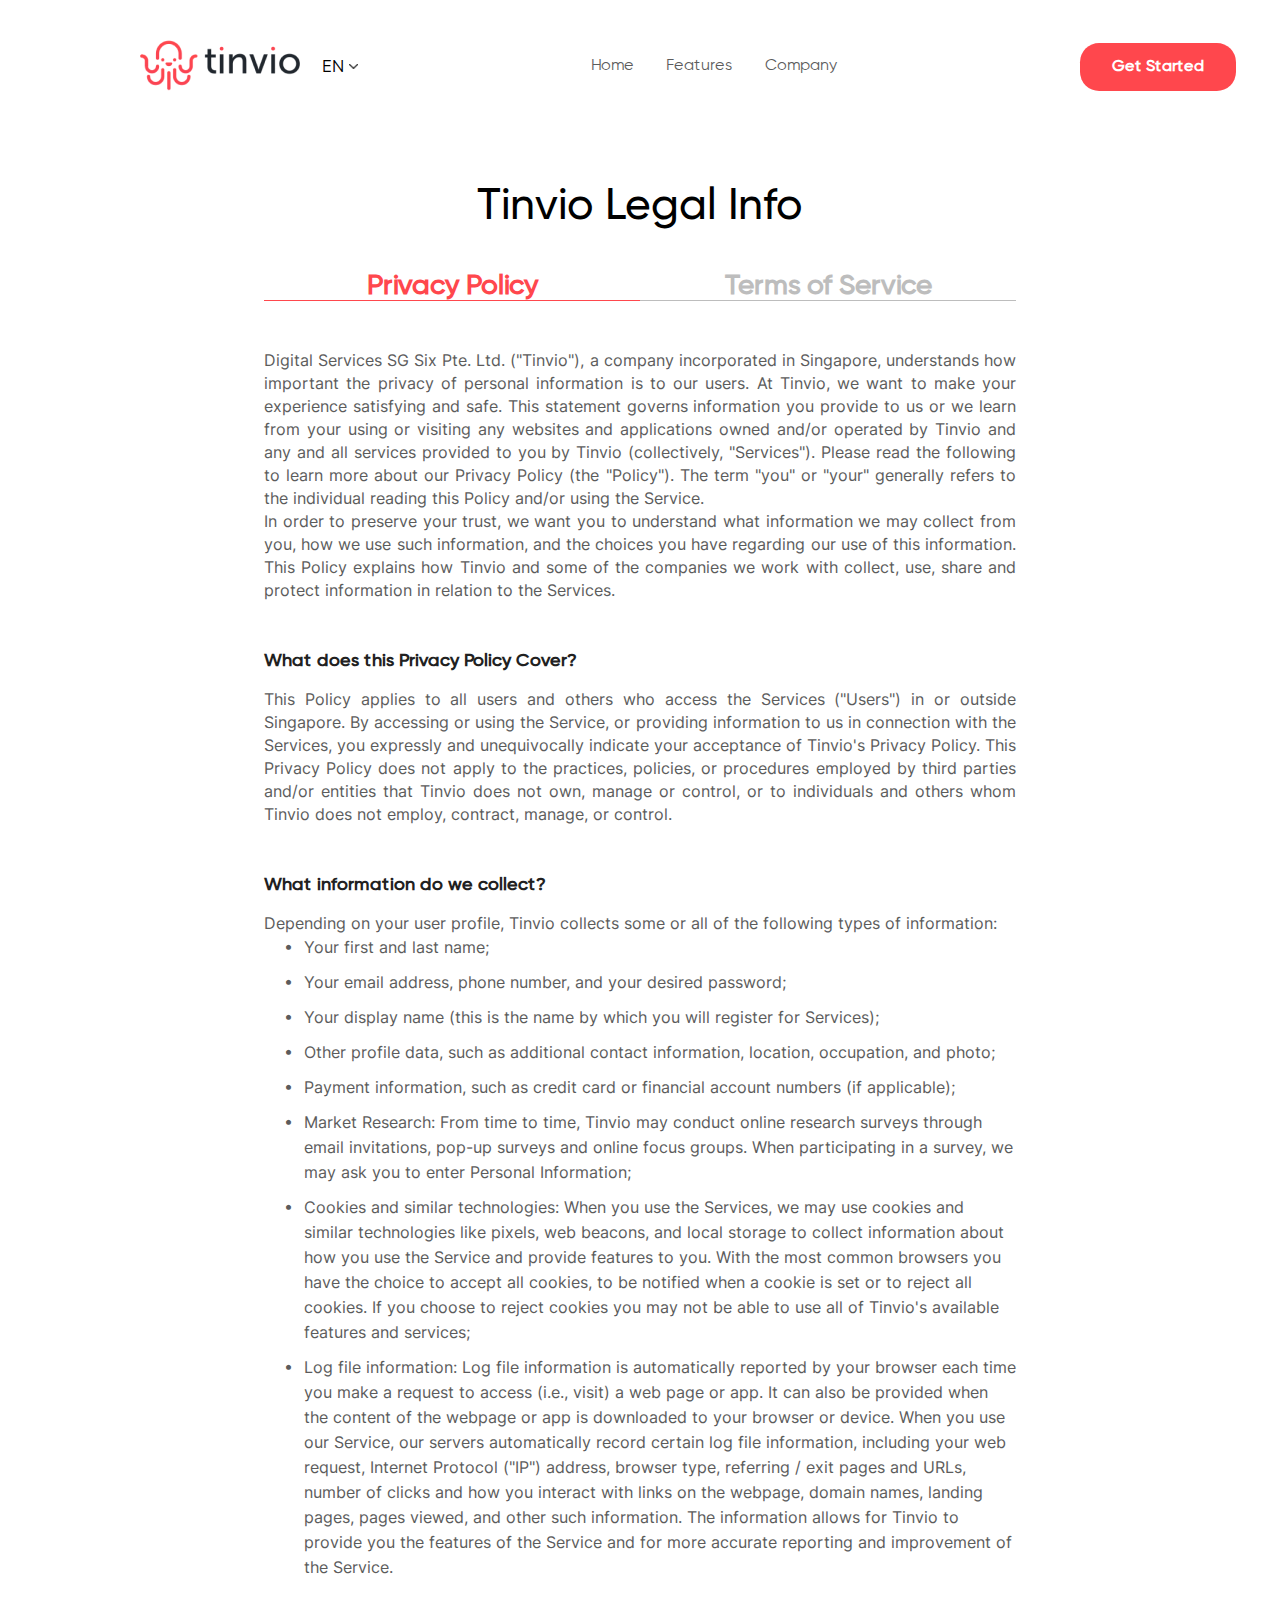
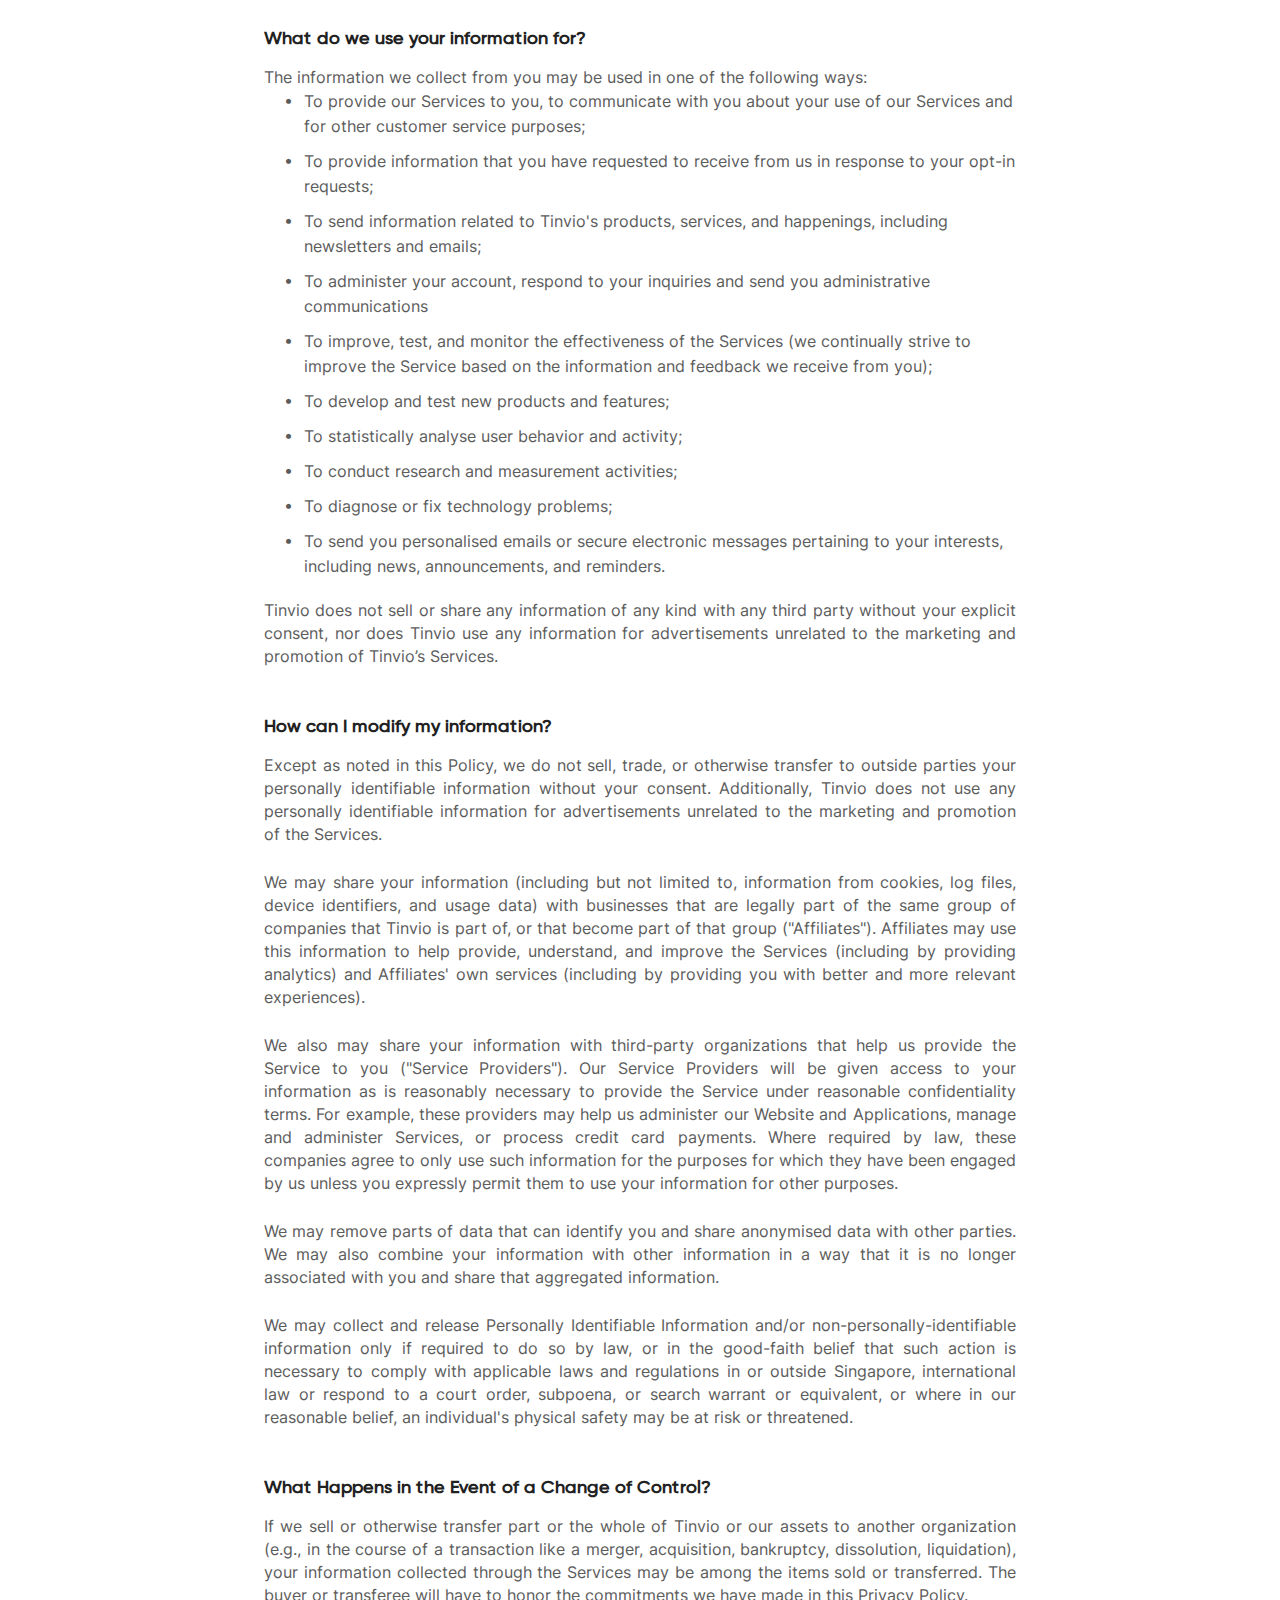
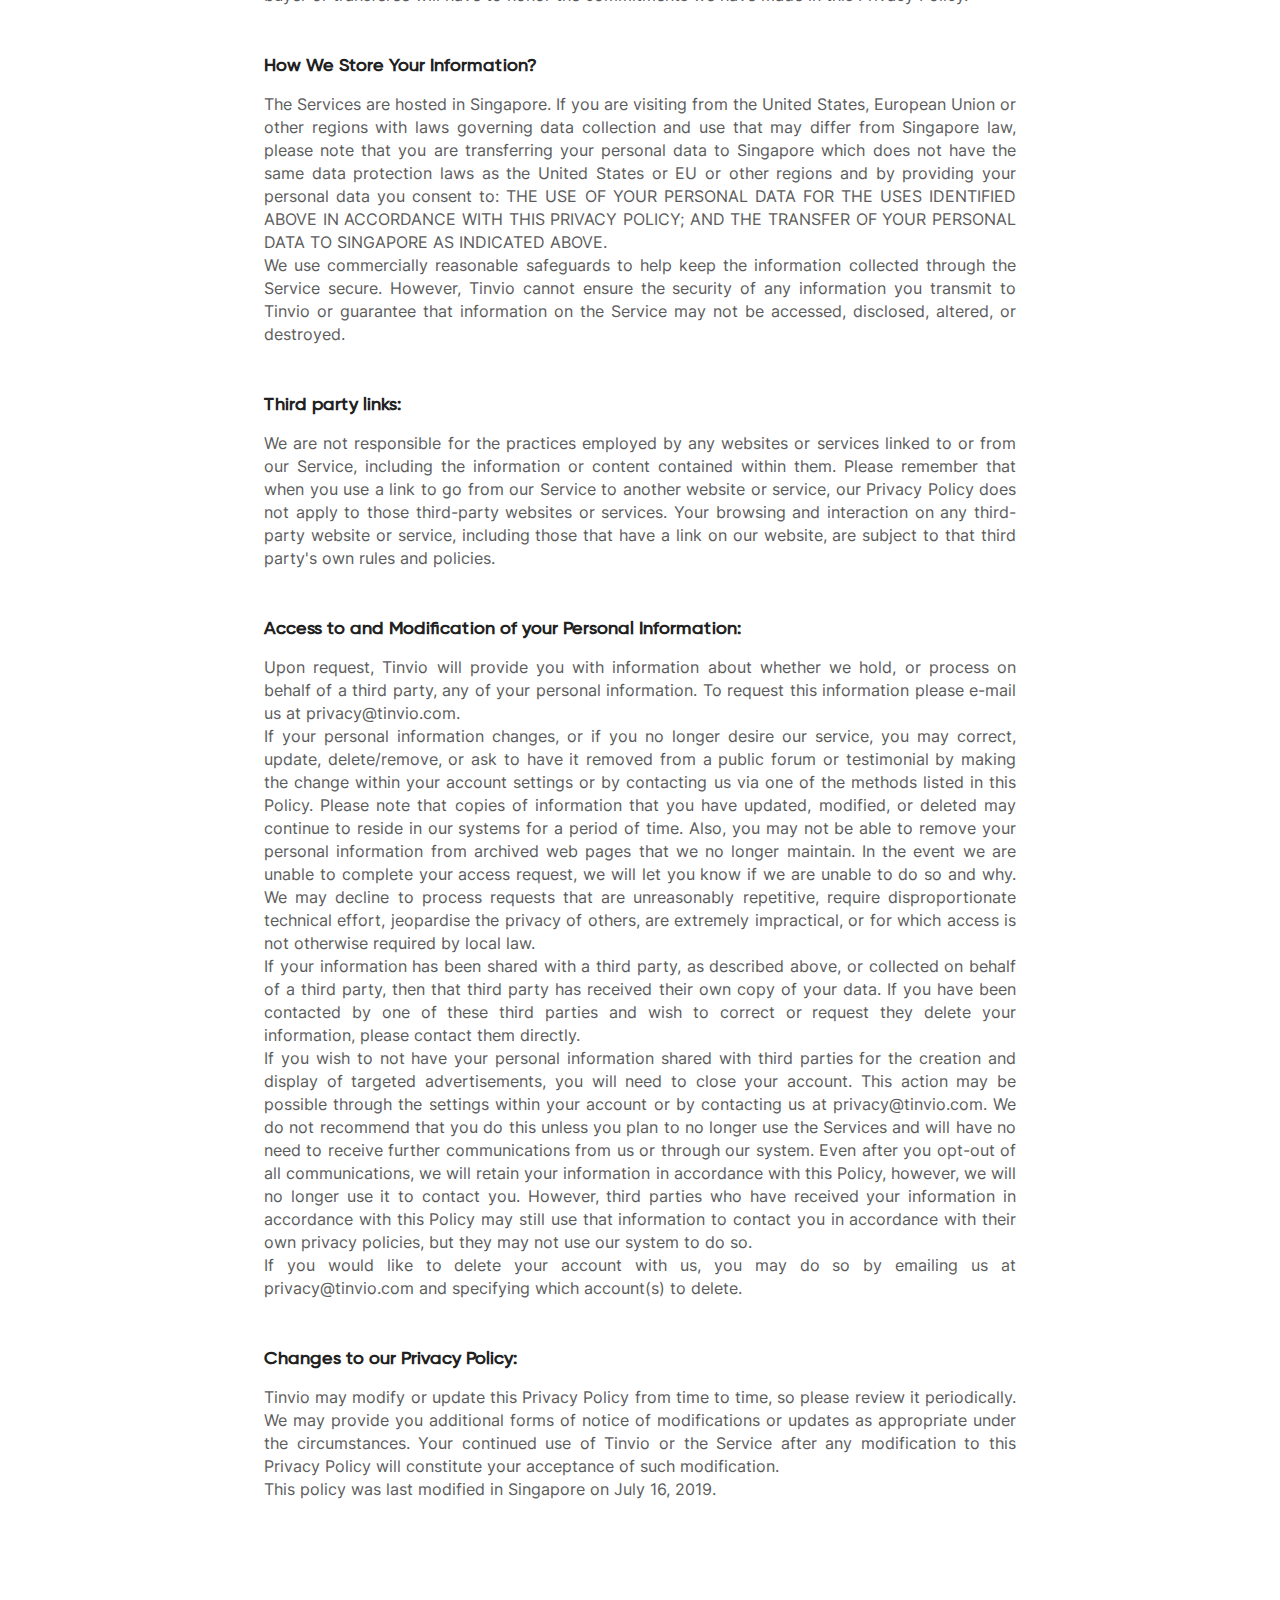
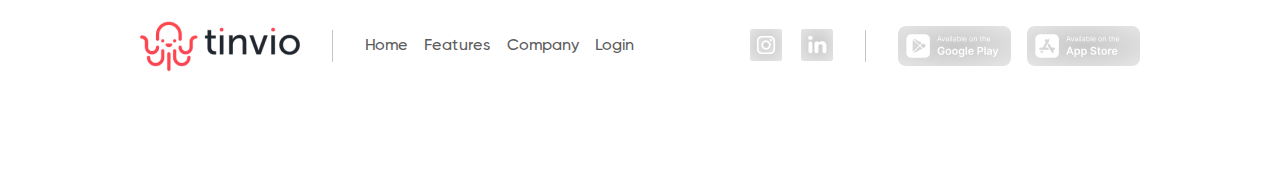
<file: private.html>
<!DOCTYPE html>
<html lang="en">
<head>
    <meta charset="UTF-8">
    <meta name="viewport" content="width=device-width, initial-scale=1.0">
    <title>Private policy</title>
    <link rel="stylesheet" href="./css/reset.css">
    <link rel="stylesheet" href="./css/variables.css">
    <link rel="stylesheet" href="./css/global.css">
    <link rel="stylesheet" href="./css/header.css">
    <link rel="stylesheet" href="./css/private.css">
    <link rel="stylesheet" href="./css/footer.css">
</head>
<body>
     <!-- header section -->
        <header class="tp-container">
        <div class="tp-header">
            <div class="tp-header__container">
                <div class="tp-header__logo">
                    <img src="./images/header-section/logo.png" alt="Tinvio" class="tp-header__logo-img">
                </div>
                <div class="tp-header__lang">
                    <button class="lang__button">EN <img src="./images/header-section/Vector.png" alt="arrow" class="lang__button-img"/></button>
                    <ul class="lang__dropdown lang__dropdown--desktop">
                        <li><img src="./images/header-section/chi.png" alt="English" class="lang__flag" data-lang="EN"></li>
                        <li><img src="./images/header-section/gb.png" alt="Ukrainian" class="lang__flag" data-lang="UA"></li>
                        <li><img src="./images/header-section/pol.png" alt="Chinese" class="lang__flag" data-lang="CN"></li>
                        <li><img src="./images/header-section/tai.png" alt="German" class="lang__flag" data-lang="DE"></li>
                    </ul>
                </div>
            </div>
            <nav class="tp-header__nav">
                <ul class="tp-header__nav-list">
                    <li class="tp-header__nav-item header-tabs"><a href="index.html#home" id="home">Home</a></li>
                    <li class="tp-header__nav-item header-tabs"><a href="feature.html#features" id="features">Features</a></li>
                    <li class="tp-header__nav-item header-tabs"><a href="company.html#company" id="company">Company</a></li>
                </ul>
            </nav>
            <div class="tp-header__btn">
                <button class="tp-header__btn-main main--color">Get Started</button>
            </div>
            <div class="tp-header__hamburger">
                <img src="./images/header-section/burger.png" alt="Hamburger Menu" class="tp-header__hamburger-icon">
            </div>
        </div>
        <!-- header section mobile -->
        <nav class="tp-header__mobile-nav">
            <div class="tp-header__mobile-top">
                <div class="tp-header__container">
                    <img src="./images/header-section/logo.png" alt="Tinvio" class="tp-header__logo-img">
                    <div class="tp-header__lang-mobile">
                        <button class="lang__button">EN <img src="./images/header-section/Vector.png" alt="arrow" class="lang__button-img"/></button>
                        <ul class="lang__dropdown lang__dropdown--mobile">
                            <li><img src="./images/header-section/chi.png" alt="English" class="lang__flag" data-lang="EN"></li>
                            <li><img src="./images/header-section/gb.png" alt="Ukrainian" class="lang__flag" data-lang="UA"></li>
                            <li><img src="./images/header-section/pol.png" alt="Chinese" class="lang__flag" data-lang="CN"></li>
                            <li><img src="./images/header-section/tai.png" alt="German" class="lang__flag" data-lang="DE"></li>
                        </ul>
                    </div>
                </div>
                <button class="tp-header__mobile-close">&times;</button>
            </div>
            <ul class="tp-header__mobile-nav-list">
                <li class="tp-header__mobile-nav-item"><a href="index.html#home">Home</a></li>
                <li class="tp-header__mobile-nav-item"><a href="feature.html#features">Features</a></li>
                <li class="tp-header__mobile-nav-item"><a href="company.html#company">Company</a></li>
            </ul>
            <button class="tp-header__btn-mobile">Get Started</button>
            <img src="./images/header-section/header-social.png" alt="social" class="tp-header__social-icon">
            <img src="./images/header-section/Rect1.png" alt="additional1" class="tp-header__rect1-img">
            <img src="./images/header-section/Rect2.png" alt="additional2" class="tp-header__rect2-img">
            <img src="./images/header-section/patern.png" alt="additional3" class="tp-header__patern-img">
        </nav>
        </header>

        <section class="tp-container privacy">
            <h1 class="tp-privacy__title">Tinvio Legal Info</h1>
            <div class="tp-privacy__title-box">
                <h3 id="policy-tab" class="tp-privacy__title-tab" data-tab="policy">Privacy Policy</h3>
                <h3 id="terms-tab" class="tp-privacy__title-tab" data-tab="terms">Terms of Service</h3>
            </div>
            <div class="tp-privacy__content" id="policy">
                <p class="tp-privacy__content-text">
                    Digital Services SG Six Pte. Ltd. ("Tinvio"), a company incorporated in Singapore, understands how important the privacy of personal information is to our users. At Tinvio, we want to make your experience satisfying and safe. This statement governs information you provide to us or we learn from your using or visiting any websites and applications owned and/or operated by Tinvio and any and all services provided to you by Tinvio (collectively, "Services"). Please read the following to learn more about our Privacy Policy (the "Policy"). The term "you" or "your" generally refers to the individual reading this Policy and/or using the Service.<br />
                    In order to preserve your trust, we want you to understand what information we may collect from you, how we use such information, and the choices you have regarding our use of this information. This Policy explains how Tinvio and some of the companies we work with collect, use, share and protect information in relation to the Services.
                </p>
                <h4 class="tp-privacy__content-title">What does this Privacy Policy Cover?</h4>
                <p class="tp-privacy__content-text">
                    This Policy applies to all users and others who access the Services ("Users") in or outside Singapore. By accessing or using the Service, or providing information to us in connection with the Services, you expressly and unequivocally indicate your acceptance of Tinvio's Privacy Policy.
This Privacy Policy does not apply to the practices, policies, or procedures employed by third parties and/or entities that Tinvio does not own, manage or control, or to individuals and others whom Tinvio does not employ, contract, manage, or control.
                </p>   
                <h4 class="tp-privacy__content-title">What information do we collect?</h4> 
                <p class="tp-privacy__content-text">Depending on your user profile, Tinvio collects some or all of the following types of information:</p>
                <ul class="tp-privacy__content-list">
                    <li>Your first and last name;</li>
                    <li>Your email address, phone number, and your desired password;</li>
                    <li>Your display name (this is the name by which you will register for Services);</li>
                    <li>Other profile data, such as additional contact information, location, occupation, and photo;</li>
                    <li>Payment information, such as credit card or financial account numbers (if applicable);</li>
                    <li>Market Research: From time to time, Tinvio may conduct online research surveys through email invitations, pop-up surveys and online focus groups. When participating in a survey, we may ask you to enter Personal Information;</li>
                    <li>Cookies and similar technologies: When you use the Services, we may use cookies and similar technologies like pixels, web beacons, and local storage to collect information about how you use the Service and provide features to you. With the most common browsers you have the choice to accept all cookies, to be notified when a cookie is set or to reject all cookies. If you choose to reject cookies you may not be able to use all of Tinvio's available features and services;</li>
                    <li>Log file information: Log file information is automatically reported by your browser each time you make a request to access (i.e., visit) a web page or app. It can also be provided when the content of the webpage or app is downloaded to your browser or device. When you use our Service, our servers automatically record certain log file information, including your web request, Internet Protocol ("IP") address, browser type, referring / exit pages and URLs, number of clicks and how you interact with links on the webpage, domain names, landing pages, pages viewed, and other such information. The information allows for Tinvio to provide you the features of the Service and for more accurate reporting and improvement of the Service.</li>
                </ul>
                <h4 class="tp-privacy__content-title">What do we use your information for?</h4>
                <p class="tp-privacy__content-text">The information we collect from you may be used in one of the following ways:</p>
                <ul class="tp-privacy__content-list">
                    <li>To provide our Services to you, to communicate with you about your use of our Services and for other customer service purposes;</li>
                    <li>To provide information that you have requested to receive from us in response to your opt-in requests;</li>
                    <li>To send information related to Tinvio's products, services, and happenings, including newsletters and emails;</li>
                    <li>To administer your account, respond to your inquiries and send you administrative communications</li>
                    <li>To improve, test, and monitor the effectiveness of the Services (we continually strive to improve the Service based on the information and feedback we receive from you);</li>
                    <li>To develop and test new products and features;</li>
                    <li>To statistically analyse user behavior and activity;</li>
                    <li> To conduct research and measurement activities;</li>
                    <li>To diagnose or fix technology problems;</li>
                    <li>To send you personalised emails or secure electronic messages pertaining to your interests, including news, announcements, and reminders.</li>
                </ul>
                <p class="tp-privacy__content-text">Tinvio does not sell or share any information of any kind with any third party without your explicit consent, nor does Tinvio use any information for advertisements unrelated to the marketing and promotion of Tinvio’s Services.</p>
                <h4 class="tp-privacy__content-title">How can I modify my information?</h4>
                <p class="tp-privacy__content-text">Except as noted in this Policy, we do not sell, trade, or otherwise transfer to outside parties your personally identifiable information without your consent. Additionally, Tinvio does not use any personally identifiable information for advertisements unrelated to the marketing and promotion of the Services.</p>
                <br />
                <p class="tp-privacy__content-text">We may share your information (including but not limited to, information from cookies, log files, device identifiers, and usage data) with businesses that are legally part of the same group of companies that Tinvio is part of, or that become part of that group ("Affiliates"). Affiliates may use this information to help provide, understand, and improve the Services (including by providing analytics) and Affiliates' own services (including by providing you with better and more relevant experiences).</p>
                <br />
                <p class="tp-privacy__content-text">We also may share your information with third-party organizations that help us provide the Service to you ("Service Providers"). Our Service Providers will be given access to your information as is reasonably necessary to provide the Service under reasonable confidentiality terms. For example, these providers may help us administer our Website and Applications, manage and administer Services, or process credit card payments. Where required by law, these companies agree to only use such information for the purposes for which they have been engaged by us unless you expressly permit them to use your information for other purposes.</p>
                <br />
                <p class="tp-privacy__content-text">We may remove parts of data that can identify you and share anonymised data with other parties. We may also combine your information with other information in a way that it is no longer associated with you and share that aggregated information.</p>
                <br />
                <p class="tp-privacy__content-text">We may collect and release Personally Identifiable Information and/or non-personally-identifiable information only if required to do so by law, or in the good-faith belief that such action is necessary to comply with applicable laws and regulations in or outside Singapore, international law or respond to a court order, subpoena, or search warrant or equivalent, or where in our reasonable belief, an individual's physical safety may be at risk or threatened.</p>
                <h4 class="tp-privacy__content-title">What Happens in the Event of a Change of Control?</h4>
                <p class="tp-privacy__content-text">If we sell or otherwise transfer part or the whole of Tinvio or our assets to another organization (e.g., in the course of a transaction like a merger, acquisition, bankruptcy, dissolution, liquidation), your information collected through the Services may be among the items sold or transferred. The buyer or transferee will have to honor the commitments we have made in this Privacy Policy.</p>
                <h4 class="tp-privacy__content-title">How We Store Your Information?</h4>
                <p class="tp-privacy__content-text">
                    The Services are hosted in Singapore. If you are visiting from the United States, European Union or other regions with laws governing data collection and use that may differ from Singapore law, please note that you are transferring your personal data to Singapore which does not have the same data protection laws as the United States or EU or other regions and by providing your personal data you consent to: THE USE OF YOUR PERSONAL DATA FOR THE USES IDENTIFIED ABOVE IN ACCORDANCE WITH THIS PRIVACY POLICY; AND THE TRANSFER OF YOUR PERSONAL DATA TO SINGAPORE AS INDICATED ABOVE.<br />
                    We use commercially reasonable safeguards to help keep the information collected through the Service secure. However, Tinvio cannot ensure the security of any information you transmit to Tinvio or guarantee that information on the Service may not be accessed, disclosed, altered, or destroyed.
                </p>
                <h4 class="tp-privacy__content-title">Third party links:</h4>
                <p class="tp-privacy__content-text">We are not responsible for the practices employed by any websites or services linked to or from our Service, including the information or content contained within them. Please remember that when you use a link to go from our Service to another website or service, our Privacy Policy does not apply to those third-party websites or services. Your browsing and interaction on any third-party website or service, including those that have a link on our website, are subject to that third party's own rules and policies.</p>
                <h4 class="tp-privacy__content-title">Access to and Modification of your Personal Information:</h4>
                <p class="tp-privacy__content-text">Upon request, Tinvio will provide you with information about whether we hold, or process on behalf of a third party, any of your personal information. To request this information please e-mail us at privacy@tinvio.com.<br /></p>
                <p class="tp-privacy__content-text">If your personal information changes, or if you no longer desire our service, you may correct, update, delete/remove, or ask to have it removed from a public forum or testimonial by making the change within your account settings or by contacting us via one of the methods listed in this Policy. Please note that copies of information that you have updated, modified, or deleted may continue to reside in our systems for a period of time. Also, you may not be able to remove your personal information from archived web pages that we no longer maintain. In the event we are unable to complete your access request, we will let you know if we are unable to do so and why. We may decline to process requests that are unreasonably repetitive, require disproportionate technical effort, jeopardise the privacy of others, are extremely impractical, or for which access is not otherwise required by local law.<br /></p>
                <p class="tp-privacy__content-text">If your information has been shared with a third party, as described above, or collected on behalf of a third party, then that third party has received their own copy of your data. If you have been contacted by one of these third parties and wish to correct or request they delete your information, please contact them directly.<br /></p>
                <p class="tp-privacy__content-text">If you wish to not have your personal information shared with third parties for the creation and display of targeted advertisements, you will need to close your account. This action may be possible through the settings within your account or by contacting us at privacy@tinvio.com. We do not recommend that you do this unless you plan to no longer use the Services and will have no need to receive further communications from us or through our system. Even after you opt-out of all communications, we will retain your information in accordance with this Policy, however, we will no longer use it to contact you. However, third parties who have received your information in accordance with this Policy may still use that information to contact you in accordance with their own privacy policies, but they may not use our system to do so.<br /></p>
                <p class="tp-privacy__content-text">If you would like to delete your account with us, you may do so by emailing us at privacy@tinvio.com and specifying which account(s) to delete.</p>
                <h4 class="tp-privacy__content-title">Changes to our Privacy Policy:</h4>
                <p class="tp-privacy__content-text">Tinvio may modify or update this Privacy Policy from time to time, so please review it periodically. We may provide you additional forms of notice of modifications or updates as appropriate under the circumstances. Your continued use of Tinvio or the Service after any modification to this Privacy Policy will constitute your acceptance of such modification.<brr /></p>
                <p class="tp-privacy__content-text">This policy was last modified in Singapore on July 16, 2019.</p>
            </div>
        
            <div class="tp-privacy__content" id="terms">
                <p class="tp-privacy__content-text">
                    These terms and conditions ("Terms", "Agreement") are an agreement between Digital Services SG Six Pte. Ltd. ("Digital Services SG Six Pte. Ltd.", "us", "we" or "our"), a company incorporated in Singapore, and you ("User", "you" or "your"). This Agreement sets forth the general terms and conditions of your use of the Tinvio mobile application, Tinvio web application and any of its products or services (collectively, "Transactions Platform" or "Services" or "Tinvio").
                </p>
                <br />
                <p class="tp-privacy__content-text">PLEASE READ THESE TERMS CAREFULLY. By accessing, installing, downloading and/or using the Transactions Platform or the Services, you acknowledge that you have read and understood and agree to be bound by these Terms (including all agreements and policies referenced in these Terms or otherwise applicable to the use of any third party services, the Virtual Wallet (as defined below) and related services which are required to be agreed to and accepted before the use of such specific features) and to our Privacy Policy. If you do not agree to be bound by any of these Terms, you must immediately stop using the Transactions Platform and/or any Services provided therein, close your account in Tinvio, delete the Transactions Platform from your mobile devices and/or other computer equipment and terminate your relationship with us without cost or penalty. These Terms apply in addition to and do not derogate from any other terms or conditions that expressly apply to a specific product or service accessed, supplied or provided by or via the Transactions Platform.</p>
                <br />
                <p class="tp-privacy__content-text">We reserve the right to amend, vary or change any information in the Transactions Platform and in these Terms without notice. The amended Terms will take effect from the time of posting on the Transactions Platform or our website. You are responsible for regularly reviewing these Terms so that you are aware of any changes to them and you will be bound by the amended Terms if you continue to access or use the Transactions Platform and/or Services.</p>
                <h4 class="tp-privacy__content-title">Accounts and membership</h4>
                <p class="tp-privacy__content-text">If you create an account in Tinvio, you are responsible for maintaining the security of your account and you are fully responsible for all activities, including but not limited to communication, ordering, invoicing, analytics, that occur under the account and any other actions taken in connection with it. We may monitor and review new accounts before you may sign in and use our Services. Providing false contact information of any kind may result in the termination of your account. You must immediately notify us of any unauthorized uses of your account or any other breaches of security. We will not be liable for any acts or omissions by you, including any damages of any kind incurred as a result of such acts or omissions. We may suspend, disable, or delete your account (or any part thereof) if we determine that you have violated any provision of this Agreement or that your conduct or content would tend to damage our reputation and goodwill. If we delete your account for the foregoing reasons, you may not re-register for our Services. We may block your mobile number, email address and Internet protocol address to prevent further registration.</p>
                <h4 class="tp-privacy__content-title">User content</h4>
                <p class="tp-privacy__content-text">We do not own any data, information or material ("Content") that you submit in Tinvio in the course of using the Services. You shall have sole responsibility for the accuracy, quality, integrity, legality, reliability, appropriateness, and intellectual property ownership or right to use of all submitted Content. We may monitor and review Content in Tinvio submitted or created using our Services by you. Unless specifically permitted by you, your use of Tinvio does not grant us the license to use, reproduce, adapt, modify, publish or distribute the Content created by you or stored in your user account for commercial, marketing or any similar purpose. But you grant us permission to access, copy, distribute, store, transmit, reformat, display and perform the Content of your user account solely as required for the purpose of providing the Services to you. Without limiting any of those representations or warranties, we have the right, though not the obligation, to, in our own sole discretion, refuse or remove any Content that, in our reasonable opinion, violates any of our policies or is in any way harmful or objectionable.</p>
                <h4 class="tp-privacy__content-title">Billing and payments</h4>
                <p class="tp-privacy__content-text">Tinvio is free to use. Where future Services are offered on a free trial basis, payment may be required after the free trial period ends. If auto-renewal is enabled for the Services you have subscribed for, you will be charged automatically after each billing cycle in accordance with the subscription term you selected based on the billing details which you provided to us.</p>
                <br />
                <p class="tp-privacy__content-text">We are responsible for paying to the relevant Third Party PSPs (as defined below) such fees and charges for your use of third party payment services (“PSP Fees”). We may however from time to time require you to pay to us such proportion of the PSP Fees as we deem fit and reasonable in our sole discretion for your use of such third party payment services per transaction order. In the event that you will be charged for any part of the PSP Fees, we will notify you of such additional charges before your next billing cycle.</p>
                <br />
                <p class="tp-privacy__content-text">If, in our judgment, your purchase constitutes a high-risk transaction, we will require you to provide us with a copy of your valid government-issued photo identification, and possibly a copy of a recent bank statement for the credit or debit card used for the purchase. We reserve the right to change products and product pricing at any time. We also reserve the right to refuse any order you place with us. We may, in our sole discretion, limit or cancel quantities purchased per user, per outlet, per merchant, or per order. These restrictions may include orders placed by or under the same customer account, the same credit card, and/or orders that use the same billing and/or shipping address. In the event that we make a change to or cancel an order, we may attempt to notify you by contacting the e-mail and/or billing address/phone number provided at the time the order was made.</p>
                <h4 class="tp-privacy__content-title">Accuracy of information</h4>
                <p class="tp-privacy__content-text">Occasionally there may be information in Tinvio that contains typographical errors, inaccuracies or omissions that may relate to product descriptions, pricing, availability, promotions and offers. We reserve the right to correct any errors, inaccuracies or omissions, and to change or update information or cancel orders if any information in Tinvio or on any related Services is inaccurate at any time without prior notice (including after you have submitted your order). We undertake no obligation to update, amend or clarify information in Tinvio including, without limitation, pricing information, except as required by law. No specified update or refresh date applied in Tinvio should be taken to indicate that all information in Tinvio or on any related Services has been modified or updated.</p>
                <h4 class="tp-privacy__content-title">Third party payment services</h4>
                <p class="tp-privacy__content-text">If you decide to enable, access or use third party payment services, including but not limited to the services of third party payment service providers such as PT Sinar Digital Terdepan which operates the payment gateway “Xendit”, and Rapyd Holdings Pte Ltd which operates the payment gateway “Rapyd” ("Third Party PSPs"), be advised that your access and use of such other services are governed solely by the terms and conditions of such other services, and you hereby acknowledge that you have read and understood and agree to be bound by the terms and conditions of such other services. We encourage you to review the terms and conditions and privacy policies of any third party service providers, including Third Party PSPs, before using their services and disclosing your personal data to them.</p>
                <br />
                <p class="tp-privacy__content-text">The Transactions Platform and/or the Services provide a platform for the sale of goods between suppliers ("Suppliers") and buyers, whether as individuals or business merchants ("Buyers"), and enable you to either (i) list and sell your goods to Buyers and receive payments for the sale of goods as a Supplier; or (ii) manage and place orders for goods from Suppliers and make payments for the purchase of goods as a Buyer. You acknowledge and agree that (i) your payment to a Supplier (if you are a Buyer); or (ii) your receipt of payment from a Buyer (if you are a Supplier) arising from a transaction concluded on the Transactions Platform ("Concluded Transaction") is processed via an external payment gateway by Third Party PSPs. You further acknowledge that Digital Services SG Six Pte. Ltd. does not at any time accept, hold, retain or process any payment funds or cash balance pursuant to a Concluded Transaction, or otherwise provide any payment services to you. All payment funds or cash balance pursuant to a Concluded Transaction are held in regulated (custodian) accounts provided by Third Party PSPs (“PSP Accounts”). Digital Services SG Six Pte. Ltd. cannot guarantee the security of such third party payment system(s) or any payment data on the Transactions Platform.</p>
                <br />
                <p class="tp-privacy__content-text">Further, upon creating an account with Tinvio, you will be offered a virtual wallet on the Transactions Platform ("Virtual Wallet") which will enable you as (i) a Buyer to (a) load and deposit funds from your bank account; and (b) transfer funds to Suppliers pursuant to a Concluded Transaction; or (ii) a Supplier to (a) receive funds from Buyers pursuant to a Concluded Transaction; and (b) withdraw any available balance of funds received in the Virtual Wallet to a bank account as designated by you. The funds deposited and received will be reflected in the Virtual Wallet as electronically stored currency. By creating a Virtual Wallet, you acknowledge and agree that the Virtual Wallet is offered and operated by a Third Party PSP, and the use of the Virtual Wallet and related services is subject to the terms and conditions of the relevant Third Party PSP to which you are bound by. Digital Services SG Six Pte. Ltd. does not provide or operate any virtual wallet or related services, or in any way facilitate the transfer of funds in and out of the Virtual Wallet.</p>
                <br />
                <p class="tp-privacy__content-text">Digital Services SG Six Pte. Ltd. does not endorse, is not responsible or liable for any acts or omissions of any third parties, disclaims any and all liability in connection with the acts, omissions or defaults of such third parties, including Third Party PSPs, and make no representations or warranty of any kind, whether express or implied (including but not limited to, the implied warranties or conditions of merchantability and fitness for a particular purpose, non-infringement, security or accuracy), as to any aspect of such other services, including, without limitation, their content or the manner in which they handle data (including your data) or any interaction between you and the provider of such other services. By using the Transactions Platform and/or the Services, you irrevocably relieve Digital Services SG Six Pte. Ltd. from any and all liability in connection with the acts, omissions or defaults of such third parties, and waive any claim against Digital Services SG Six Pte. Ltd. with respect to such other services. Digital Services SG Six Pte. Ltd. is not liable for any damage or loss caused or alleged to be caused by or in connection with your enablement, access or use of any such other services, or your reliance on the privacy practices, data security processes or other policies of such other services. You may be required to register for such other services or log into their respective mobile or web applications, and you assume total risk and responsibility for your enablement, access or use of such other services. By enabling any other services, you are expressly permitting Digital Services SG Six Pte. Ltd. to disclose your data as necessary to facilitate the use or enablement of such other service.</p>
                <br />
                <p class="tp-privacy__content-text">In particular, in the event of any discrepancy, irregularity, dispute, damage or loss whatsoever relating to a user’s payment funds or cash balance which are held in PSP Accounts, Digital Services SG Six Pte. Ltd. expressly disclaims any and all liability in connection therewith. We will, however, exercise our contractual rights against the relevant Third Party PSP as required to protect our users under such circumstances, and use our best efforts to procure the relevant Third Party PSP to rectify, resolve and/or remedy the said discrepancy, irregularity, dispute, damage or loss as necessary.</p>
                <br />
                <p class="tp-privacy__content-text">Digital Services SG Six Pte. Ltd., the provider of Tinvio, does not require the approval of the Monetary Authority of Singapore for the Transactions Platform. While we will use due and reasonable efforts to check that all Third Party PSPs whom we work and contract with are regulated by the Monetary Authority of Singapore, please be advised that the Third Party PSPs themselves are responsible for maintaining their respective regulatory approvals on an ongoing basis. Users are advised to read the terms and conditions carefully.</p>
                <h4 class="tp-privacy__content-title">Backups</h4>
                <p class="tp-privacy__content-text">We perform regular backups of the Content, however, these backups are for our own administrative purposes only and are in no way guaranteed. You are responsible for maintaining your own backups of your data. We do not provide any sort of compensation for lost or incomplete data in the event that backups do not function properly. We will do our best to ensure complete and accurate backups, but assume no responsibility for this duty.</p>
                <h4 class="tp-privacy__content-title">Advertisements</h4>
                <p class="tp-privacy__content-text">During use of Tinvio, you may enter into correspondence with or participate in promotions of advertisers or sponsors showing their goods or services through Tinvio. Any such activity, and any terms, conditions, warranties or representations associated with such activity, is solely between you and the applicable third party. We shall have no liability, obligation or responsibility for any such correspondence, purchase or promotion between you and any such third party.</p>
                <h4 class="tp-privacy__content-title">Links to other mobile or web applications</h4>
                <p class="tp-privacy__content-text">Although the Transactions Platform may link to other third party mobile or web applications that are not affiliated with or owned, operated or controlled by Digital Services SG Six Pte. Ltd., we are not, directly or indirectly, implying any approval, association, sponsorship, endorsement, or affiliation with any linked mobile or web application, unless specifically stated herein. Some of the links in Tinvio may be "affiliate links". This means if you click on the link and purchase an item, Digital Services SG Six Pte. Ltd. will receive an affiliate commission. We are not responsible for examining or evaluating, and we do not warrant the offerings of, any businesses or individuals or the content of their mobile or web applications. We do not assume any responsibility or liability for the actions, products, services, and content of any other third parties. You should carefully review the legal statements, other conditions of use and privacy policies of any mobile or web application which you access through a link from the Transactions Platform. Your linking to any other off-site mobile or web applications is at your own risk.</p>
                <h4 class="tp-privacy__content-title">Prohibited uses</h4>
                <p class="tp-privacy__content-text">In addition to other terms as set forth in the Agreement, you are prohibited from using Tinvio or its Content: (a) for any unlawful purpose; (b) to solicit others to perform or participate in any unlawful acts; (c) to violate any international, federal, provincial or state regulations, rules, laws, or local ordinances; (d) to infringe upon or violate our intellectual property rights or the intellectual property rights of others; (e) to harass, abuse, insult, harm, defame, slander, disparage, intimidate, or discriminate based on gender, sexual orientation, religion, ethnicity, race, age, national origin, or disability; (f) to submit false or misleading information; (g) to upload or transmit viruses or any other type of malicious code that will or may be used in any way that will affect the functionality or operation of the Services or of any related mobile or web application, other mobile or web applications, or the Internet; (h) to collect or track the personal information of others; (i) to spam, phish, pharm, pretext, spider, crawl, or scrape; (j) for any obscene or immoral purpose; or (k) to interfere with or circumvent the security features of the Services or any related mobile or web application, other mobile or web applications, or the Internet. We reserve the right to terminate your use of the Services or any related mobile or web application for violating any of the prohibited uses.</p>
            </div>
        </section>
 <!-- footer section -->
 <section class="tp-container footer footer-policy">
    <div class="tp-footer__left">
        <img src="./images/header-section/logo.png" alt="Tinvio" class="tp-footer__logo-img">
        <img src="./images/footer-section/pipe.png" alt="Tinvio" class="tp-footer__pipe">
        <nav class="tp-footer__nav">
            <ul class="tp-header__nav-list">
                <li class="tp-footer__nav header-tabs"><a href="index.html">Home</a></li>
                <li class="tp-footer__nav header-tabs"><a href="feature.html">Features</a></li>
                <li class="tp-footer__nav header-tabs"><a href="company.html">Company</a></li>
                <li class="tp-footer__nav header-tabs"><a href="#">Login</a></li>
            </ul>
        </nav>
    </div>
    <div class="tp-footer__right">
        <div class="tp-footer__right--social">
            <img src="./images/footer-section/insta.png" alt="Tinvio" class="tp-footer__insta">
            <img src="./images/footer-section/linkedin.png" alt="Tinvio" class="tp-footer__linkedin">
        </div>
        
        <img src="./images/footer-section/pipe.png" alt="Tinvio" class="tp-footer__pipe">
        <img src="./images/footer-section/social.png" alt="Tinvio" class="tp-footer__social">
    </div>
</section>

<!-- last section -->
<section class="tp-container foot foot-policy">
    <p class="tp-foot__text">© 2020 Tinvio. All rights reserved</p>
    <a href="./private.html#policy-tab">Privacy Policy</a>
    <a href="./private.html#terms-tab">Terms of Service</a>
</section>
<script src="./script.js"></script>
</body>
</html>
</file>
<file: css/variables.css>
@font-face {
  font-family: 'Gilroy';
  src: url('../fonts/Gilroy-Thin.woff2') format('woff2'),
       url('../fonts/Gilroy-Thin.woff') format('woff');
  font-weight: 100;
  font-style: normal;
}

@font-face {
  font-family: 'Gilroy';
  src: url('../fonts/Gilroy-Regular.woff2') format('woff2'),
       url('../fonts/Gilroy-Regular.woff') format('woff');
  font-weight: 400;
  font-style: normal;
}

@font-face {
  font-family: 'Gilroy';
  src: url('../fonts/Gilroy-Medium.woff2') format('woff2'),
       url('../fonts/Gilroy-Medium.woff') format('woff');
  font-weight: 500;
  font-style: normal;
}

@font-face {
  font-family: 'Inter';
  src: url('../fonts/Inter-Regular.ttf') format('truetype');
  font-weight: 400;
  font-style: normal;
}


:root {
  --font-family-primary: 'Gilroy';
  --font-family-secondary: 'Inter';
  --primary-text-color: #FF474D;
  --main-text-color: #212121;
  --white-color: #FFFFFF;
  --second-text-color: #5C5C5C;
  --placeholder-text-color: #BDBDBD;
  --light-grey-text-color: #d4d4d4;
  --input-color: #F3F4F5;
  --bg-grey-color: #F3F4F5;
  --bg-black-color: #363636;
  --bg-el-15: radial-gradient(#DADADA26 15%, #FAFAFA26 15%);
  --bg-el-20: radial-gradient(#FFFFFF 20%, #FAFAFA 20%);
  --bg-el-60: radial-gradient(#FFFFFF 60%, #FAFAFA 60%);
  --bg-el-50: radial-gradient(#F6F5F580 50%, #FAFAFA 50%);
  --primary-btn-color: #FF474D;
}
</file>
<file: css/global.css>
/* Titles */
.tittle-1 {
    font-family: var(--font-family-primary);
    font-size: 3rem; 
    line-height: 3.6875rem; 
    font-weight: 500; 
}

.tittle-2 {
    font-family: var(--font-family-primary);
    font-size: 2.75rem; /* 44px */
    line-height: 3.375rem; /* 54px */
    font-weight: 600; /* Semibold */
}

.tittle-3 {
    font-family: var(--font-family-primary);
    font-size: 2.25rem; /* 36px */
    line-height: 2.75rem; /* 44px */
    font-weight: 600; /* Semibold */
}

.tittle-4 {
    font-family: var(--font-family-primary);
    font-size: 2rem; /* 32px */
    line-height: 2.4375rem; /* 39px */
    font-weight: 600; /* Semibold */
}

.tittle-5 {
    font-family: var(--font-family-primary);
    font-size: 1.75rem; /* 28px */
    line-height: 2.125rem; /* 34px */
    font-weight: 600; /* Semibold */
}

/* Subtitles */
.subtitle-1 {
    font-family: var(--font-family-primary);
    font-size: 1.5rem; /* 24px */
    line-height: 1.8125rem; /* 29px */
    font-weight: 600; /* Semibold */
}

.subtitle-2 {
    font-family: var(--font-family-primary);
    font-size: 1.25rem; /* 20px */
    line-height: 1.8125rem; /* 29px */
    font-weight: 600; /* Semibold */
}

/* Description */
.description {
    font-family: var(--font-family-primary);
    font-size: 0.875rem; /* 14px */
    line-height: 1.5rem; /* 24px */
    font-weight: 500; /* Medium */
}

/* Buttons */
.button {
    font-family: var(--font-family-primary);
    font-size: 1rem; 
    line-height: 1.25rem; 
    padding: 0.8rem 1.8rem;
    border: none;
}

.header-tabs {
    font-family: var(--font-family-primary);
    font-size: 1rem; /* 16px */
    line-height: 1.1875rem; /* 19px */
    font-weight: 500; /* Medium */
}

.header-button {
    font-family: var(--font-family-primary);
    font-size: 0.875rem; /* 14px */
    line-height: 1.0625rem; /* 17px */
    font-weight: 700; /* Bold */
}

/* Body Text */
.body-1 {
    font-family: var(--font-family-secondary);
    font-size: 1.125rem; 
    line-height: 1.4375rem; 
    font-weight: 400; 
    color: var(--second-text-color);
}

.body-2 {
    font-family: var(--font-family-secondary);
    font-size: 1rem; /* 16px */
    line-height: 1.4375rem; /* 23px */
    font-weight: 400; /* Regular */
    color: var(--second-text-color);
}

/* Placeholder */
.placeholder {
    font-family: var(--font-family-secondary);
    font-size: 0.875rem; /* 14px */
    line-height: 1.0625rem; /* 17px */
    font-weight: 400; /* Regular */
}

/* Tabs */
.tabs {
    font-family: var(--font-family-secondary);
    font-size: 0.875rem; /* 14px */
    line-height: 1.0625rem; /* 17px */
    font-weight: 400; /* Regular */
}

/* Error */
.error {
    font-family: var(--font-family-secondary);
    font-size: 0.75rem; /* 12px */
    line-height: 0.9375rem; /* 15px */
    font-weight: 400; /* Regular */
}
</file>
<file: css/main.css>
.main {
    display: flex;
    flex-wrap: wrap;
    justify-content: space-between;
}
.tp-main__text {
    flex: 0 0 40%;
    max-width: 100%;
    padding: 1rem;
    position: relative;
}
.tp-main__text-title {
    padding-bottom: 1rem;
    line-height: 58.8px;
    font-size: 48px;
    font-weight: 600;
    font-family: var(--font-family-primary);
}
.title-color {
    color: var(--primary-text-color);
}
.tp-main__text-body {
    font-family: var(--font-family-secondary);
    font-size: 20px;
    font-weight: 400;
    line-height: 26px;
    padding-bottom: 32px;
    color: var(--second-text-color)
}
.tp-main__text-btn {
    display: flex;
    flex-direction: column;
    width: fit-content;
    align-items: center;
}
.tp-main__text-span {
    display: flex;
    gap: 0.5rem;
    align-items: center;
    justify-content: center;
    color: var(--second-text-color);
    font-family: var(--font-family-primary);
    font-size: 16px;
    font-weight: 400;
}
.tp-main__text-shines {
    position: relative;
    top: 3rem;
    right: 3rem;
}
.tp-main__button {
    background-color: var(--primary-btn-color);
    color: var(--white-color);
    border-radius: 1rem;
    margin-bottom: 0.7rem;
    height: 56px;
    width: 220px;
    border: none;
    font-family: var(--font-family-primary);
    font-weight: 700 !important;
    font-size: 20px;
    cursor: pointer;
}
.tp-main__images {
    flex: 0 0 70%;
    max-width: 70%;
    position: relative;
}
.bg {
    position: absolute;
    z-index: -1;
}
.bg-light {
    bottom: 5rem;
    left: 35rem;
}
.bg-red {
    bottom: 8rem;
    left: 38rem;
}
.phone {
    position: relative;
    height: 450px; 
    width: 100%; 
    top: 13rem;
    left: -5rem;
}
.desktop {
    position: relative;
    height: 100%; 
    width: 920px; 
    top: -3rem;
    left: -12rem;
}
.patern--small {
    position: absolute;
    top: -20rem;
    left: 44rem;
    z-index: -1;
}
.patern--big {
    position: absolute;
    top: 0rem;
    left: 65rem;
    z-index: -1;
}
.tp-main__rect-half {
    position: absolute;
    top: -9rem;
    left: 15rem;
    z-index: -1;
}
.tp-main__rect-grey {
    position: absolute;
    top: 13rem;
    left: -7rem;
    z-index: -1;
}
.tp-main__images--position {
    position: relative;
    display: flex;
    flex-direction: row;  
    bottom: 25rem;
    left: 41rem;
}
.tp-main__images-mobile {
    display: none;
}

@media (max-width: 1440px) {
    .bg-light {
        bottom: 5rem;
        left: 35rem;
    }
    .bg-red {
        bottom: 9rem;
        left: 38rem;
    }
}
@media (max-width: 1280px) {
    .tp-main__text-title {
        font-size: 44px;  
    }
    .tp-main__text-body {
        font-size: 18px;
        width: 369px;
    }
    .tp-main__button {
        width: 188px;
        font-size: 16px;
    }
    .tp-main__text {
        flex: 0 0 45%;
    }
    .bg-light {
        bottom: 9rem;
        left: 28rem;
    }
    .bg-red {
        bottom: 12rem;
        left: 30rem;
    }
    .tp-main__images--position {
        bottom: 28rem;
        left: 28rem;
    }
    .tp-main__rect-grey {
        top: 10rem;
        left: -20rem;
    }
    .patern--big {
        top: -10rem;
        left: 55rem;
    }
    .tp-main__images-mobile {
        display: none;
    }
    .desktop {
        left: -10rem;
    }
    .phone {
        left: -3rem;
        
    }
}

@media (max-width: 1024px) {
    .bg-light {
        bottom: 10rem;
        left: 25rem;
    }
    .bg-red {
        bottom: 13rem;
        left: 26rem;
    }
    .tp-main__text-title {
        font-size: 36px;  
        line-height: 49px;
    }
    .tp-main__text-body {
        font-size: 16px;
        width: 334px;
    }
    .tp-main__button {
        height: 48px;
    }
    .patern--small {
        top: -20rem;
        left: 25rem;
    }
}

@media (max-width: 900px) {
    .main {
        flex-direction: column;
    }
    .tp-main__images {
        display: none;
    }
    .tp-main__text {
        display: flex;
        flex-direction: column;
        justify-content: center;
        align-items: center;
        padding: 0 2rem;
        max-width: 65%;
        margin: 0 auto;
    }
    .tp-main__text-shines {
        right: 15rem;
        top: 2rem;
    }
    .tp-main__rect-grey {
        left: -22rem;
        top: 10rem;
    }
    .tp-main__rect-half {
        top: -9rem;
        left: 35rem;
    }
    .tp-main__images-mobile {
        display: flex;
        position: relative;
    }
    .bg-mob-light {
        position: absolute;
        top: -10rem;
        left: -2rem;
    }
    .bg-mob-red {
        position: absolute;
        top: -7rem;
        left: -2rem;
    } 
    .phone-mob {
        position: relative;
        top: -2rem;
        left: 10rem;
    }
    .patern-mob--small {
        position: absolute;
        top: 6rem;
        left: 2rem;
    }
    .patern-mob--big {
        position: absolute;
        top: 50rem;
        left: 2rem;
    }
}
@media (max-width: 768px) {
    .tp-main__text-title {
        font-size: 32px;  
        line-height: 49px;
        text-align: center;
        width: 333px;
    }
    .tp-main__text-body {
        width: 477px;
        text-align: center;
    }
    .tp-main__text-shines {
        right: 10rem;
        top: 3rem;
    }
    .phone-mob  {
        left: 0rem;
    }
    .patern-mob--small {
        top: 4rem;
        left: 1rem;
    }
    .bg-mob-red {
        top: 1rem;
        left: -2rem;
    }
    .bg-mob-light {
        top: -2rem;
        left: -2rem;
    }
    .patern-mob--big {
        top: 40rem;
        left: 10rem;
    }
}
@media (max-width: 730px) {
    .tp-main__text {
        margin: 0;
        padding: 0 1rem;
        text-align: center;
    }
    .tp-main__text-title {
        font-size: 1.75rem;
        line-height: 2.25rem;
    }
    .tp-main__text-body {
        font-size: 1rem;
    }
    .tp-main__text-shines {
        right: 0;
        top: 0;
        margin-top: 1rem;
    }
    .tp-main__rect-grey, .tp-main__rect-half {
        display: none;
    }
    .tp-main__images-mobile .bg-mob-light,
    .tp-main__images-mobile .bg-mob-red,
    .tp-main__images-mobile .phone-mob {
        left: -2rem;
    }
    .tp-main__images-mobile {
        display: block;
    }
    .tp-header__mobile-nav-list {
        margin-top: 1rem;
    }
}

@media (max-width: 375px) {
    .tp-main__text {
        padding: 0 2rem;
        max-width: 70%;
        margin-top: -6rem;
    }
    .tp-main__text-shines {
        right: 9rem;
        top: 3rem;
    }
    .tp-main__text-title,
    .title-color  {
        font-size: 28px;
        line-height: 34px;
    }
    .tp-main__text-body {
        font-size: 14px;
        width: 333px;
    }
    
    .bg-mob-light {
        position: absolute;
        top: -2rem;
        left: -2rem;
    }
    .bg-mob-red {
        position: absolute;
        top: -1rem;
        left: -2rem;
    } 
    .tp-main__rect-grey, .tp-main__rect-half {
        display: none;
    }
    .tp-main__images-mobile .bg-mob-light,
    .tp-main__images-mobile .bg-mob-red,
    .tp-main__images-mobile .phone-mob {
        left: -2rem;
    }
    .tp-main__images-mobile {
        display: block;
    }
    .tp-header__mobile-nav-list {
        margin-top: 1rem;
    }
}
</file>
<file: css/header.css>
body, html {
    margin: 0;
    padding: 0;
    box-sizing: border-box;
    overflow-x: hidden;
    width: 100%;
}

.tp-container {
    margin: 1rem 19rem;
    padding: 0 1rem; 
    max-width: 1200px; 
}
.tp-header {
    display: flex;
    justify-content: space-between;
    align-items: center;
    width: 100%;
}

.tp-header__container {
    display: flex;
    align-items: center;
    position: relative;
}

.tp-header__lang {
    padding-left: 1rem;
    position: relative;
}

.lang__button {
    font-family: var(--font-family-primary);
    font-weight: 400;
    font-size: 18px;
    background: none;
    border: none;
    cursor: pointer;
    display: flex;
    align-items: center;
}

.lang__button-img {
    width: 0.6rem;
    height: 0.3rem;
    padding-left: 0.3rem;
}

.lang__dropdown {
    display: none; 
    position: absolute;
    background: #fff;
    border: none;
    border-radius: 0.5rem;
    box-shadow: 0 2px 4px rgba(0, 0, 0, 0.4);
    z-index: 10;
    list-style: none;
    margin: 0;
    width: 48px;
    padding: 10px 0;
}

.lang__dropdown--desktop {
    left: 0;
    top: 1.5rem;
}

.lang__dropdown--mobile {
    left: 9rem;
}

.lang__dropdown-item {
    display: flex;
    align-items: center;
    justify-content: center;
    padding: 10px 0;
    cursor: pointer;
    position: relative;
}

.lang__dropdown-item:not(:first-child):before {
    content: '';
    position: absolute;
    top: 0;
    left: 50%;
    transform: translateX(-50%);
    width: 50%;
    height: 1px;
    background-color: var(--placeholder-text-color);
}

.lang__dropdown-item img {
    width: 24px;
    height: 16px;
}

.tp-header__nav {
    display: flex;
    align-items: center;
}

.tp-header__nav-list {
    list-style: none;
    display: flex;
}

.tp-header__nav-item a {
    font-family: var(--font-family-primary);
    font-weight: 400;
    font-size: 18px;
    text-decoration: none;
    color: var(--main-text-color);
    padding-right: 72px;
}

.tp-header__nav-item a:hover,
.tp-header__nav-item a:target  {
    color: var(--primary-text-color);
}

.tp-header__btn-main {
    background-color: var(--white-color);
    color: var(--main-text-color);
    border: none;
    border-radius: 1.2rem;
    cursor: pointer;
    font-weight: 900 !important; 
    font-size: 16.8px;
    font-family: var(--font-family-primary);
    width: 156px;
    height: 48px;
    margin-right: -6rem;
}
.main--color {
    background-color: var(--primary-text-color);
    color: var(--white-color);
}
.tp-header__btn-main-feature {
    background-color: var(--primary-text-color);
    color: var(--white-color);
    padding: 0.8rem 2.3rem;
    border: none;
    border-radius: 1rem;
    cursor: pointer;
    font-weight: 700; 
}
.btn {
    background-color: var(--primary-text-color);
    color: var(--white-color);
}
.tp-header__hamburger {
    display: none;
}

.tp-header__mobile {
    display: none;
}

.tp-header__mobile-nav {
    display: none;
    flex-direction: column;
    background-color: #fff;
    position: fixed;
    top: 0;
    left: 0;
    width: 100%;
    height: 100vh;
    z-index: 1000;
    padding: 1rem;
    text-align: center;
}

.tp-header__mobile-top {
    display: flex;
    justify-content: space-between;
    align-items: center;
    width: 100%;
}

.tp-header__mobile-close {
    background: none;
    border: none;
    font-size: 2rem;
    cursor: pointer;
    padding-right: 2rem;
}

.tp-header__mobile-nav-list {
    list-style: none;
    padding: 0;
    margin: 8rem 0 0 0;
    width: 100%;
}

.tp-header__mobile-nav-item {
    margin: 2rem 0;
    font-size: 1.1rem;
}

.tp-header__mobile-nav-item a,
.tp-header__mobile-nav-item button {
    display: block;
    padding: 10px 20px;
    text-decoration: none;
    color: var(--main-text-color);
}

.tp-header__mobile-nav-item a:hover,
.tp-header__mobile-nav-item button:hover {
    color: var(--primary-text-color);
}

.tp-header__btn-mobile {
    color: var(--white-color);
    background-color: var(--primary-text-color);
    padding: 0.8rem 3rem;
    border-radius: 1rem;
    cursor: pointer;
    font-weight: 700;
    font-size: 16.8px;
    font-family: var(--font-family-primary);
    margin: 12rem auto 1rem;
    width: 156px;
    height: 48px;;
}

.tp-header__social-icon {
    display: block;
    margin: 1rem auto;
    max-width: 300px;
}

.tp-header__rect1-img,
.tp-header__rect2-img,
.tp-header__patern-img {
    display: block;
    position: absolute;
    z-index: -1;
}

.tp-header__rect1-img {
    top: 16rem;
    left: -1rem;
}

.tp-header__rect2-img {
    top: -1rem;
    right: 0;
}

.tp-header__patern-img {
    bottom: 8rem;
    right: -1rem;
}

.tp-header__nav-item a.active {
    color: var(--primary-text-color);
}

@media (max-width: 1440px) {
    .tp-container {
        margin: 1rem 7.75rem;
    }

    .tp-header__nav-item a {
        padding-right: 1rem;
    }
}
@media (max-width: 1280px) {
    .tp-header__nav-item a {
        font-size: 16px;
    }
    .tp-header__btn-main {
        font-size: 16px;
    }
}
@media (max-width: 1024px) {
    .tp-container {
        margin: 24px 40px;
    }
    .tp-header__nav-list {
        gap: 72px;
    }
    .tp-header__logo-img {
        width: 114px;
    }
    .lang__button {
        font-size: 16px;
    }
    .tp-header__btn-main {
        width: 129px;
        height: 40px;
        font-size: 14px;
       margin-right: 10px;
    }
}

@media (max-width: 900px) {
    .tp-header__lang {
        display: none;
    }

    .lang__button {
        padding-left: 1rem;
    }
}

@media (max-width: 768px) {
    .tp-container {
        margin: 1rem;
    }

    .tp-header__nav,
    .tp-header__btn {
        display: none;
    }

    .tp-header__hamburger {
        display: block;
        cursor: pointer;
    }

    .tp-header__mobile-nav {
        display: none;
    }

    .tp-header__mobile {
        display: block;
    }
}

@media (max-width: 375px) {
    .tp-container {
        padding: 1rem;
    }

    .tp-header__container {
        flex-direction: row;
        align-items: center;
        justify-content: center;
    }

    .tp-header__logo {
        margin-bottom: 0.5rem;
    }

    .tp-header__lang {
        padding-left: 0;
        margin-bottom: 1rem;
    }
}
</file>
<file: css/feature.css>
.feature {
    display: flex;
    justify-content: space-between;
    align-items: center;
    flex-direction: row;
    position: relative;
    top: -10rem;
    gap: 3rem;
}
.tp-feature__images {
    position: absolute;
    bottom: -10rem;
    width: 561px;
    height: 495px;
}
.features {
    position: relative;
}
.bg-grey {
    position: absolute;
    top: -20rem;
    left: -16rem;
    z-index: -1;
}
.patern2 {
    position: absolute;
    top: 20rem;
    right: 20rem;
}
.patern1 {
    position: relative;
    top: -2rem;
    right: -1rem;
}
.tp-feature__text {
    position: relative;
    top: -2rem;
    right: -45rem;
    width: 574px;
    height: 230px;
}
.tp-feature__text-title {
    padding-bottom: 1rem;
    font-weight: 600;
    font-size: 44px;
    font-family: var(--font-family-primary);
}
.tp-feature__text-body {
    padding-bottom: 2rem;
    font-family: var(--font-family-secondary);
    font-size: 18px;
    line-height: 24px;
    font-weight: 400;
    color: var(--second-text-color)
}
.tp-feature__text-button {
    font-family: var(--font-family-primary);
    background-color: var(--white-color);
    border-radius: 1rem;
    padding: 1rem 3rem;
    font-weight: 700 !important;
    font-size: 18px;
    width: 220px;
    height: 56px;
    border: none;
    cursor: pointer;
}
.play {
    padding-right: 1rem;
}
.bg-grey-mob {
    display: none;
}
.patern2 {
    left: 60rem;
    bottom: 15rem;
}
@media (max-width: 1440px) {
    .bg-grey {
        top: -35rem;
        left: -5rem;
    }  
    .tp-feature__images {
        top: 5rem;
    }
    .patern2 {
        bottom: 15rem;
        left: 70rem;
    }
    .tp-feature__text {
        top: -3rem;
    }
    .features {
        top: -12rem;
    }
}

@media (max-width: 1280px) {
    .patern2 {
        bottom: 15rem;
        left: 60rem;
    }
    .tp-feature__text {
        width: 398px;
        font-size: 16px;
    }
    .tp-feature__text-title {
        font-size: 36px;
    }
    .tp-feature__text-button {
        font-size: 14px;
    }
}
@media (max-width: 1100px) {
    .feature {
        top: 3rem;
    }
    .features {
        top: 7rem;
    }
    .bg-grey {
        top: -15rem;
        left: -5rem;
    }
    .tp-feature__text {
        text-align: center;
        top: 0;
        right: 0;
    }
}
@media (max-width: 1024px) {
    .feature {
        top: -30rem;
    }
    .tp-feature__text-title {
        font-size: 32px;
        text-align: left;
    }
    .tp-feature__text-body {
        font-size: 16px;
        text-align: left;
        width: 356px;
    }
    .tp-feature__text {
        align-items: left;
        top: 15rem;
        right: -35rem;
    }
    .features {
        width: 520px;
        height: 459px;
    }
    .patern1 {
        top: 5rem;
    }
    .patern2 {
        bottom: 5rem;
        left: 50rem;
    }
}
@media (max-width: 900px) {
    .feature {
        top: 4rem;
        gap: 0;
        flex-direction: column;
    }
    .tp-feature__text-title {
        font-size: 32px;
        text-align: center;
    }
    .tp-feature__text-body {
        font-size: 16px;
        width: 429px;
        text-align: center;
    }
    .tp-feature__text {
        order: 1;
        top: 3rem;
        right: -4rem;
        margin-bottom: 2rem; 
        z-index: 2;
        width: 70%;
        align-items: center;
    }
    .tp-feature__images {
        order: 2;
    }
    .features {
        z-index: 3;
        left: 4rem;
        top: 15rem;
    }
    .bg-grey {
        display: none;
    }
    .bg-grey-mob {
        display: block;
        z-index: 1;
        position: absolute;
        top: -25rem;
        left: -6rem;
    }
    .patern1 {
        top: -20rem;
        left: -5rem;
        z-index: 2;
    }
    .patern2 {
        bottom: -15rem;
        left: 30rem;
        z-index: 2;
    }
}

@media (max-width: 640px) {
    .tp-feature__text {
        top: 3rem;
    }
    .features {
        height: 400px;
        width: 400px;
    }
}

@media (max-width: 375px) {
    .feature {
        top: -10rem;
        gap: 3rem;
    }
    .tp-feature__text {
        top: 13rem;
        right: 4rem;
        align-items: center;
        text-align: center;
    }
    .features {
        height: 302px;
        width: 343px;
        top: 35rem;
        left: 8rem;
    }
    .patern1 {
        top: -10rem;
        z-index: 2;
    }
    .patern2 {
        bottom: 15rem;
        left: 30rem;
        z-index: 2;
    }
    .bg-grey-mob {
        top: -11rem;
        left: 5rem;
    }
    .tp-feature__text-body {
        font-size: 14px;
        width: 343px;
    }
}
</file>
<file: css/best.css>
.best {
    display: flex;
    justify-content: space-between;
    align-items: center;
    flex-direction: row;
    position: relative;
    top: 10rem;
}
.tp-best__patern {
    position: absolute;
    left: -20rem;
    z-index: -1;
}
.tp-best__patern2 {
    display: none;
}
.tp-best__text {
    flex: 0 0 50%;
}
.tp-best__text-title,
.title-color {
    margin-bottom: 2rem;
    font-weight: 600;
    font-size: 44px;
    line-height: 53.9px;
    font-family: var(--font-family-primary);
}
.tp-best__tabs {
    display: flex;
    align-items: center;
    flex-wrap: wrap;
    gap: 1rem;
    margin-bottom: 1.5rem;
}
.tp-best__text-btn {
    display: inline-block;
    padding: 0.6rem 1.5rem;
    font-family: var(--font-family-primary);
    background-color: var(--bg-grey-color);
    color: var(--main-text-color);
    border-radius: 5px;
    font-weight: 400;
    cursor: pointer;
    border: 0.1rem solid transparent;
}
.tp-best__text-btn:hover {
    border: 0.1rem solid var(--main-text-color);
}
.tp-best__list {
    margin-bottom: 2rem;
}
.tp-best__list-item {
    font-size: 18px;
    color: var(--second-text-color);
    margin-bottom: 0.5rem;
}
.list-rect {
    padding-right: 0.5rem;
}
.tp-best__text-button {
    display: inline-block;
    padding: 0.5rem 1.5rem;
    background-color: var(--primary-btn-color);
    color: var(--white-color);
    border-radius: 15px;
    font-weight: 700 !important;
    cursor: pointer;
    border: none;
    width: 210px;
    height: 56px;
    font-size: 20px;
}

@media (max-width: 1280px) {
    .tp-best__text-title,
    .title-color {
        font-size: 36px;
    }
    .tp-best__tabs {
        font-size: 14px;
    }
    .tp-best__list-item {
        font-size: 16px;
    }
    .tp-best__text-button {
        font-size: 16px;
        width: 180px;
    }
}
@media (max-width: 1100px) {
    .best {
        top: 15rem;
    }
    .tp-best__text-title,
    .title-color {
        font-size: 32px;
    }
}
@media (max-width: 1024px) {
    .best {
        top: 5rem;
    }
}
@media (max-width: 768px) {
    .best {
        flex-direction: column;
        top: 50rem;
    }
    .tp-best__patern2 {
        display: block;
        position: absolute;
        top: 15rem;
        left: 30rem;
    }
    .tp-best__text {
        order: 1;
        display: flex;
        flex-direction: column;
        align-items: center;
        justify-content: center;
        margin-bottom: 2rem; 
    }
    .tp-best__text-title {
        text-align: center;
        width: 383px;
        line-height: 39px;
    }
    .tp-best__img {
        display: flex;
        justify-content: center;
        order: 2;
    }
}
@media (max-width: 470px) {
    .best {
        top: 45rem;
    }
    .tp-best__img {
        max-width: 50%;
    }
    .tp-best__text-title,
    .title-color {
        font-size: 28px;
    }
    .tp-best__list-item {
        font-size: 14px;
        width: 343px;
    }
}
</file>
<file: css/company.css>
.company {
    display: flex;
    flex-direction: column;
    position: relative;
    top: 15rem;
}
.tp-company__shine {
    position: absolute;
    left: -23rem;
    width: 100vw;
    height: auto;
}
.tp-company__main {
    position: absolute;
    right: -23rem;
    top: 2rem;
    width: 50vw;

}
.tp-company__shine-mob, 
.tp-company__shine-small {
    display: none;
}
@media (max-width: 1440px) {
    .tp-company__shine {
        left: -9rem;
        width: 90vw;
    }
    .tp-company__main {
        right: 0rem;
        width: 40vw;
    }
}
@media (max-width: 1280px) {
    .tp-company__main {
        right: -2rem;
    }
    .tp-company__shine {
        left: -8rem;
    }
}
@media (max-width: 1100px) {
    .company {
        top: 15rem;
    }
    .tp-company__main {
        right: 5rem;
    }

}
@media (max-width: 1024px) {
    .company {
        top: 5rem;
    }
    .tp-company__main {
        width: 383px;
        height: 400px;
        left: 38rem;
        top: -5rem;
    }
    .tp-company__shine {
        width: 1217px;
    }
}
@media (max-width: 768px) {
    .company {
        top: 50rem;
    }
    .tp-company__shine {
        display: none;
    }
    .tp-company__shine-mob {
        display: block;
        position: absolute;
        left: -1rem;
        width: 100vw;
        height: auto;
    }
    .tp-company__main {
        top: 2rem;
        right: 0rem;
        width: 100vw;
    }
}

@media (max-width: 375px) {
    .company {
        top: 45rem;
    }
    .tp-company__shine-mob {
        display: none;
    }
    .tp-company__shine-small {
        display: block;
        position: absolute;
        left: -1rem;
        width: 100vw;
        height: auto;
    }
    .tp-company__main {
        display: none;
    }
}
</file>
<file: css/slider.css>
.slider {
    position: relative;
    top: 28rem;
    display: flex;
    align-items: center;
    justify-content: center;
}

.tp-slider__bg1920,
.tp-slider__mask1920 {
    position: absolute;
    top: 5rem;
    left: -15rem;
    z-index: -1;
}
.tp-slider__bg768,
.tp-slider__mask768,
.tp-slider__rect-small768,
.tp-slider__rect-grey768 {
    display: none;
}

.tp-slider {
    position: relative;
    display: flex;
    flex-direction: column;
    align-items: center;
    justify-content: center;
    top: 22rem;
}

.tp-slider__tittle {
    position: relative;
    color: var(--white-color);
    right: -10rem;
    bottom: 3rem;
    font-family: var(--font-family-primary);
    font-size: 44px;
    font-weight: 600;
}

.tp-slider__rect-grey {
    position: absolute;
    top: 2rem;
    left: 3rem;
    z-index: -1;
}

.tp-slider__rect-small {
    position: relative;
    top: 1rem;
    left: 5rem;
    z-index: -1;
}

.tp-slider__text,
.tp-slider__company,
.tp-slider__main {
    display: none;
}

.tp-slider__text.active {
    display: block;
    position: relative;
    top: -5rem;
    left: 1rem;
    color: var(--second-text-color);
    font-family: var(--font-family-secondary);
    font-size: 20px;
    font-weight: 400;
    line-height: 25px;
    width: 750px;
}

.tp-slider__company.active {
    display: block;
    position: absolute;
    top: 13rem;
    left: 5rem;
}

.tp-slider__button-left,
.tp-slider__button-right {
    position: absolute;
    top: 10rem;
    border: none;
    background-color: transparent;
    cursor: pointer;
}

.tp-slider__button-left {
    left: 5rem;
    top: 18rem;
}

.tp-slider__button-right {
    right: 46rem;
    top: 18rem;
}

.tp-slider__main.active {
    display: block;
    position: absolute;
    top: 3rem;
    left: 50rem;
    display: flex;
    align-items: center;
    justify-content: center;
}

.tp-slider__pagination-item {
    position: relative;
    cursor: pointer;
    width: 1rem;
    height: 1rem;
    top: 43rem;
    left: -25rem;
    opacity: 0.5;
}
.tp-slider__pagination-item.active {
    opacity: 1; /* Полная непрозрачность для активного элемента */
}

.tp-slider__pagination-item.inactive {
    opacity: 0.5; /* Полупрозрачный для неактивных элементов */
}
@media (max-width: 1440px) {
    .slider {
        top: 18rem;
    }
}

@media (max-width: 1280px) {
    .slider {
        top: 15rem;
    }
    .tp-slider__tittle  {
        font-size: 36px;
    }
    .tp-slider__text.active {
        font-size: 18px;
    }
    .tp-slider__pagination {
      width: 100%;
      display: flex;
      gap: 1rem;
    }
}

@media (max-width: 1024px) {
    .slider {
        top: 10rem;
    }
    .tp-slider__rect-grey {
        width: 990px;
        height: 377px;
    }
    .tp-slider__text.active  {
        width: 541px;
        font-size: 18px;
        line-height: 24px;
        left: -6rem;
        top: -6rem;
    }
    .tp-slider__main.active {
        top: 3rem;
        left: 40rem;
    }
    .tp-slider__tittle {
        font-size: 32px;
        right: -8rem;
        bottom: 3rem;
    }
    .tp-slider__pagination {
        top: 60rem;
        right: 15rem;
    }
}

@media (max-width: 768px) {
    .slider {
        top: 60rem;
    }
    .tp-slider__bg1920,
    .tp-slider__mask1920,
    .tp-slider__rect-small,
    .tp-slider__leftBtn,
    .tp-slider__rect-grey,
    .tp-slider__rightBtn   {
        display: none;
    }
    .tp-slider__bg768,
    .tp-slider__mask768 {
        display: block;
        position: absolute;
        top: 8rem;
        left: -1rem;
        z-index: -1;
    }
    .tp-slider__rect-small768,
    .tp-slider__rect-grey768 {
        display: block;
        position: absolute;
        z-index: -1;
    }
    .tp-slider__rect-grey768 {
        top: 10rem;
        left: 8rem;
    }
    .tp-slider__rect-small768 {
        top: 33rem;
        left: 8rem;
    }
    .tp-slider__text.active {
        width: 418px; 
        top: 31.5rem;
        left: 9rem;
    }
    .tp-slider__main.active {
        top: 11rem;
        left: 15rem;
    }
    .tp-slider__tittle {
        bottom: -5rem;
        left: 11rem;
        z-index: 1;
        font-size: 32px;
    }
    .tp-slider__company.active {
        top: 43rem;
        left: 11rem;
    }
    .tp-slider__pagination-item {
        top: 70rem;
        left: -5rem;
    }
}

@media (max-width: 375px) {
    .slider {
        top: 53rem;
    }
    .tp-slider__tittle {
        bottom: -5rem;
        left: 5rem;
        z-index: 1;
        font-size: 28px;
    }
    .tp-slider__rect-grey768 {
        width: 343px;
        height: 550px;
        left: 2rem;
    }
    .tp-slider__rect-small768 {
       display: none;
    }
    .tp-slider__main.active{
        width: 158px;
        height: 235px;
        left: 9rem;
    }
    .tp-slider__text.active {
        font-size: 16px;
        width: 287px;
        top: 25rem;
        left: 5rem;
    }
    .tp-slider__company.active {
        top: 38rem;
        left: 5rem;
    }
    .tp-slider__pagination-item {
        top: 65rem;
        left: -8rem;
    }
}
</file>
<file: css/supply.css>
.supply {
    display: flex;
    flex-direction: column;
    align-items: center;
    justify-content: center;
    position: relative;
    top: 90rem;
}
.tp-supply__images {
    display: flex;
    justify-content: center;
    align-items: center;
    flex-direction: row;
    margin-top: 20px;
}
.tp-supply__images--small {
    display: none;
}
.tp-supply__paternup,
.tp-supply__paterndown,
.tp-supply__rect {
    position: absolute;
}
.tp-supply__rect {
    left: -20rem;
}
.tp-supply__paternup {
    top: -20rem;
    left: 66rem;
}
.tp-supply__paterndown {
    top: 30rem;
    left: -20rem;
}
.tp-supply__rectright {
    position: absolute;
    right: -24rem;
    top: -15rem;
}
@media (max-width: 1440px) {
    .supply {
        top: 65rem;
    }
}
@media (max-width: 1300px) {
    .tp-supply__images img {
        width: 50%; 
        max-width: 300px; 
    }
}
@media (max-width: 1100px) {
    .supply {
        top: 60rem;
    }
}
@media (max-width: 1024px) {
    .supply {
        top: 60rem;
    }
    .tp-supply__paternup {
        top: -10rem;
        left: 30rem;
        z-index: -1;
    }
}
@media (max-width: 885px) {
    .supply {
        top: 55rem;
    }
    .tp-supply__images img {
        width: 50%; 
        max-width: 200px; 
    }
    .tp-supply__tittle {
        font-size: 1.5rem;
    }
}
@media (max-width: 768px) {
    .supply {
        top: 140rem;
    }
    .tp-supply__paternup {
       
        z-index: -1;
    }
}
@media (max-width: 729px) {
    .supply {
        top: 70rem;
    }
}
@media (max-width: 670px) {
    .supply {
        top: 60rem;
    }
}
@media (max-width: 605px) {
    .tp-supply__images img {
        width: 30%; 
        max-width: 200px; 
    }
}
@media (max-width: 550px) {
    .supply {
        top: 70rem;
    }
    .tp-supply__tittle {
        text-align: center;
    }
}
@media (max-width: 375px) {
    .supply {
        top: 125rem;
    }
    .tp-supply__tittle {
        font-size: 1.5rem;
        text-align: center;
    }
    .tp-supply__images {
        display: none;
    }
    .tp-supply__images--small {
        display: flex;
        justify-content: center;
        align-items: center;
        margin-top: 20px;
    }
    .tp-supply__images--small img {
        width: 90%; 
        max-width: 300px; 
    }
}
</file>
<file: css/map.css>
.map {
    display: flex;
    flex-direction: row;
    justify-content: space-between;
    align-items: center;
    position: relative;
    gap: 2rem;
    top: 100rem;
}
.tp-map__bg {
    position: absolute;
    z-index: -1;
    left: -20rem;
}
.tp-map__map {
    position: relative;
    left: 5rem;

}
.tp-map__images {
    flex: 0 0 40%;
    position: relative;
    left: -20rem;
}
.tp-map__shine {
    position: absolute;
    right: -23rem;
    top: 10rem;
}
.tp-map__images-tittle {
    position: relative;
    width: 580px;
    max-width: 80%;
    top: 10rem;
    left: 10rem;
    font-weight: 600;
    font-size: 44px;
    font-family: var(--font-family-primary);
    z-index: 1;
}
.tp-map__form {
    flex: 0 0 60%; 
    background-color: var(--white-color);
    padding: 2rem;
    border-radius: 1rem;
    box-shadow: 0 4px 8px rgba(0, 0, 0, 0.1);
    text-align: center;
    max-width: 400px;
    width: 100%;
    position: relative;
    left: -10rem;
    top: 5rem;
    max-width: 27%;
}
.tp-map__form-title {
    font-weight: 600;
    font-size: 28px;
    font-family: var(--font-family-primary);
    margin-bottom: 2rem;
}
.tp-map__highlight {
    color: var(--primary-text-color);
}

.form {
    display: flex;
    flex-direction: column;
    gap: 1rem;
}

.form label {
    text-align: left;
    font-size: 0.9rem;
    color: var(--second-text-color);
}
.form input {
    padding: 0.75rem;
    border: none;
    border-radius: 0.5rem;
    font-size: 1rem;
    background-color: var(--input-color);
}
.form input::placeholder {
    color: var(--placeholder-text-color);
}
.tp-map__button {
    border: none;
    border-radius: 15px;
    background-color: var(--primary-text-color);
    color: var(--white-color);
    font-size: 20px;
    font-family: var(--font-family-primary);
    font-weight: 700;
    cursor: pointer;
    margin: 0 auto;
    width: 190px;
    cursor: pointer;
}
.submit-button:hover {
    background-color: var(--primary-text-color);
}
.form-footer {
    margin-top: 1rem;
    font-size: 0.9rem;
    color: var(--light-grey-text-color);
}
.emoji {
    font-size: 1.2rem;
}
.tp-map__bg--small{
    display: none;
}


@media (max-width: 1544px) {
    .tp-map__images-tittle {
        left: 25rem;
    }
}
@media (max-width: 1440px) {
    .tp-map__shine {
        right: -7rem;
    }
    .map {
        top: 70rem;
    }
}
@media (max-width: 1352px) {
    .tp-map__form {
        left: -25rem;
    }
}
@media (max-width: 1280px) {
    .map {
        top: 70rem;
    }
    .tp-map__images-tittle {
        font-size: 36px;
        left: 15rem;
    }
    .tp-map__form {
        width: 425px;
        flex: 0 0 100%; 
    }
    .tp-map__form-title {
        font-size: 23px;
    }
}
@media (max-width: 1024px) {
    .map {
        top: 65rem;
    }
    .tp-map__shine {
        right: -2rem;
    }
    .tp-map__images-tittle {
        font-size: 32px;
        left: 22rem;
        width: 477px;
    }
    .tp-map__form {
        width: 525px;
    }
}

@media (max-width: 973px) {
    .map {
        flex-direction: column;
        align-items: center;
        top: 60rem;
    }
    .tp-map__bg {
        display: none;
    }
    .tp-map__bg--small {
        display: block;
        position: absolute;
        z-index: -1;
        left: -1rem;
    }
    .tp-map__images {
        order: 2;
        flex: 0 0 100%;
        position: static;
    }
    .tp-map__form {
        order: 1;
        flex: 0 0 100%;
        left: -5rem;
        top: 25rem;
        width: 40%;
        max-width: none;
    }

    .tp-map__images-tittle {
        position: absolute;
        text-align: center;
        left: 12rem;
        top: 17rem;
        font-size: 1.3rem;
        max-width: 40%;
    }
}
@media (max-width: 768px) {
    .tp-map__form {
        left: -2rem;
    }
    .map {
        top: 135rem;
    }
    .tp-map__shine {
        top: 10rem;
    }
    .tp-map__images-tittle {
        font-size: 32px;
        width: 477px;
        flex: 0 0 100%;
    }
    .tp-map__map {
        top: 10rem;
        z-index: -1;
    }
}
@media (max-width: 375px) {
    .map {
       top: 110rem;
    }
    .tp-map__images-tittle {
        left: 7rem;
        top: 15rem;
        font-size: 28px;
        width: 343px;
    }
    .tp-map__form {
        left: 1rem;
        width: 60%;
    }
    .tp-map__bg--small {
        display: none;
    }
}
</file>
<file: css/footer.css>
.footer {
    display: flex;
    flex-direction: row;
    justify-content: space-between;
    align-items: center;
    position: relative;
    top: 110rem;
}
.footer-company {
    display: flex;
    flex-direction: row;
    justify-content: space-between;
    align-items: center;
    position: relative;
    top: 120rem;
}
.footer-policy {
    top: 5rem;
}
.footer-feature {
    top: 5rem;
}
.foot-company {
    top: 120rem;
    padding-bottom: 3rem;
    left: -22rem;
}
.foot-company p,
.foot-company  a {
    margin: 0 10px;
    position: relative;
}

.foot-company  p:not(:last-child)::after,
.foot-company  a:not(:last-child)::after {
    content: "|";
    position: absolute;
    right: -15px;
    top: 50%;
    transform: translateY(-50%);
    color: var(--second-text-color);
}
.foot-feature {
    top: 5rem;
    left: -22rem;
    padding-bottom: 3rem;
}

.foot-feature p,
.foot-feature  a {
    margin: 0 10px;
    position: relative;
}

.foot-feature  p:not(:last-child)::after,
.foot-feature  a:not(:last-child)::after {
    content: "|";
    position: absolute;
    right: -15px;
    top: 50%;
    transform: translateY(-50%);
    color: var(--second-text-color);
}
.tp-footer__left, 
.tp-footer__right {
    display: flex;
    flex-direction: row;
    gap: 2rem;
    align-items: center;
}

.tp-header__nav-list {
    display: flex;
    flex-direction: row;
    gap: 1rem;
}

.tp-header__nav-list a {
    text-decoration: none;
    color: var(--second-text-color);
}
.tp-footer__insta {
   margin-right: 15px;
}

.foot {
    display: flex;
    justify-content: center;
    align-items: center;
    position: relative;
    top: 110rem;
    left: -21rem;
    color: var(--second-text-color);
    padding-bottom: 3rem;
}

.foot p,
.foot a {
    margin: 0 10px;
    position: relative;
}

.foot p:not(:last-child)::after,
.foot a:not(:last-child)::after {
    content: "|";
    position: absolute;
    right: -15px;
    top: 50%;
    transform: translateY(-50%);
    color: var(--second-text-color);
}
a {
    text-decoration: none;
    color: var(--second-text-color);
    cursor: pointer;
}
.foot-policy {
    top: 5rem;
}
.header-tabs {
    cursor: pointer;
}
@media (max-width: 1440px) {
    .footer {
        top: 75rem;
    }
    .footer-policy {
        top: 5rem;
    }
    .foot {
        top: 75rem;
    }
    .foot-policy {
        top: 5rem;
    }
    .footer-feature {
        top: 5rem;
    }
}
@media (max-width: 1280px) {
    .footer {
        top: 80rem;
    }
    .foot {
        top: 80rem;
        left: -15rem;
    }
    .footer-policy {
        top: 5rem;
    }
    .foot-policy {
        top: 5rem;
    }
    .footer-feature {
        top: 5rem;
    }
}
@media (max-width: 1125px) {
    .tp-footer__left, 
    .tp-footer__right {
        gap: 0.5rem;
    }
}
@media (max-width: 1024px) {
    .footer {
        top: 70rem;
    }
    .foot {
        top: 70rem;
        left: -12rem;
    }
    .foot2, .foot3 {
        left: -17rem;
    }
    .footer-policy {
        top: 5rem;
    }
    .foot-policy {
        top: 5rem;
    }
    .footer-feature {
        top: 5rem;
    }
    .foot-feature {
        left: -15rem;
    }
    .foot-company {
        left: -15rem;
    }
}
@media (max-width: 880px) {
    .footer {
        flex-direction: column;
        align-items: center;
    }
    .footer2, .footer3 {
        flex-direction: column;
        align-items: center;
    }
    .footer3 {
        top: 20rem;
    }
    .tp-footer__left {
        flex-direction: column;
        align-items: center;
        gap: 1rem;
    }
    .tp-footer__pipe {
        display: none;
    }
    .tp-footer__right {
        margin-top: 1rem;
    }
    .tp-header__nav-list {
        flex-direction: row;
        justify-content: center;
        gap: 1rem;
    }
    .foot {
        display: flex;
        justify-content: center;
        align-items:center;
    }
    .foot2, .foot3 {
        left: 0rem;
    } 
    .foot3 {
        top: 20rem;
    
    }
}
@media (max-width: 768px) {
    .footer {
        top: 150rem;
    }
    .foot {
        top: 150rem; 
        left: 1rem; 
    }
    .tp-header__nav-list a {
        padding-right: 2rem;
    }
    .footer-policy {
        top: 5rem;
    }
    .foot-policy {
        top: 5rem;
    }
    .footer-feature {
        top: 5rem;
    }
    .foot-feature {
        top: 6rem;
        left: -1rem;
    }
    .foot-company {
        top: 170rem;
        left: 0rem;
    }
    .footer-company {
        top: 170rem;
        flex-direction: column;
    }
}
@media (max-width: 375px) {
    .footer {
        top: 120rem;
    }
    .footer3 {
        top: 45rem;
    }
    .foot {
        top: 120rem;  
    }
    .tp-header__nav-list {
        flex-direction: column;
        align-items: center;
    }
    .tp-footer__right {
        flex-direction: column;
    }
    .tp-footer__foot--small {
        display: block;
        position: relative;
        top: 10rem;
        margin-bottom: 2rem;
    }
    .tp-footer__foot,
    .tp-footer__foot2 {
        display: none;
    }
    .footer-policy {
        top: 5rem;
    }
    .foot-policy {
        top: 5rem;
    }
    .footer-feature {
        top: 5rem;
    }
    .foot-company {
        top: 244rem;
        left: 0rem;
    }
    .footer-company {
        top: 240rem;
        flex-direction: column;
    }
}
</file>
<file: css/hello.css>
.hello {
    display: flex;
    flex-direction: column;
    justify-content: center;
    align-items: center;
    margin-top: 5rem;
    position: relative;
}
.tp-hello__text {
    display: flex;
    flex-direction: column;
    justify-content: center;
    align-items: center;
}
.tp-hello--color {
    color: var(--primary-text-color)
}
.tp-hello__shine {
    position: relative;
    top: -9rem;
    right: 14rem;
}
.tp-hello__bg {
    position: absolute;
    left: -20rem;
}
.tp-hello__title {
    margin-bottom: 2rem;
    font-size: 60px;
    font-weight: 600;
    font-family: var(--font-family-primary);
}
.tp-hello__description {
    color: var(--second-text-color);
    font-size: 1.5rem;
}

@media (max-width: 375px) {
    .hello {
        margin-top: 0rem;
    }
    .tp-hello__title {
        font-size: 2rem;
    }
    .tp-hello__shine {
        top: -12rem;
        right: 8rem;
    }
    .tp-hello__description {
        font-size: 1.2rem;
        text-align: center;
    }
    .tp-hello__bg {
        left: -11rem;
    }
}
</file>
<file: css/history.css>
body, html {
    margin: 0;
    padding: 0;
    box-sizing: border-box;
    overflow-x: hidden;
    width: 100%;
}
.history {
    display: flex;
    flex-direction: row;
    justify-content: center;
    align-items: center;
    margin-top: 0;
    position: relative;
}
.tp-history__text {
    display: flex;
    flex-direction: column;
    justify-content: center;
    align-items: left;
}
.tp-history__description {
    font-size: 1.3rem;
    line-height: 1.5rem;
    color: var(--second-text-color);
    width: 80%;
    margin-bottom: 2rem;
    text-align: justify;
}
.tp-history__btn {
    background-color: var(--white-color);
    color: var(--main-text-color);
    padding: 1rem 2rem;
    border-radius: 1rem;
    cursor: pointer;
    width: 210px;
    font-weight: 900 !important;
    border: none;
    font-size: 18px;
    font-family: var(--font-family-primary);
}
.tp-history__bg,
.tp-history__left,
.tp-history__shine,
.tp-history__right,
.tp-history__down {
    position: absolute;
}
.tp-history__bg {
    left: -20rem;
    z-index: -1;
}
.tp-history__left {
    left: 60rem;
}
.tp-history__right {
    right: 70rem;
}
.tp-history__down {
    bottom: -10rem;
    left: 60rem;
    z-index: -1;
}
.tp-history__shine {
    left: 70rem;
    top: 5rem;
}
.tp-history__emoji {
    padding-right: 1rem;
}
.tp-history__bgSmall {
    display: none;
}
@media screen and (max-width: 1280px) {
    .tp-history__description {
        font-size: 1.1rem;
        line-height: 1.4rem;
    }
    .tp-history__btn {
        max-width: 30%;
    }
    .tp-history__shine {
        left: 60rem;
        top: 5rem;
    }
    .tp-history__down {
        bottom: -10rem;
        left: 40rem;
    }
    .tp-history__right {
        right: 50rem;
    }
}
@media screen and (max-width: 1024px) {
    .tp-history__description {
        font-size: 1rem;
        line-height: 1.4rem;
    }
    .tp-history__btn {
        max-width: 35%;
    }
    .tp-history__shine {
        left: 52rem;
        top: 5rem;
    }
    .tp-history__right {
        right: 40rem;
    }
}
@media screen and (max-width: 768px) {
    .history {
        flex-direction: column;
        gap: 4rem;
    }
    .tp-history__text {
        order: 2;
        align-items: center;
    }
    .tp-history__right {
        top: -5rem;
    }
    .tp-history__down {
        bottom: 25rem;
        left: 0rem;
    }
    .tp-history__shine {
        left: 30rem;
        top: 5rem;
    }
}
@media screen and (max-width: 375px) {
    .history {
        gap: 8rem;
    }
    .tp-history__description {
        font-size: 0.9rem;
        line-height: 1.2rem;
        text-align: left;
    }
    .tp-history__btn {
        max-width: 40%;
    }
    .tp-history__shine {
        left: 15rem;
        top: 5rem;
    }
    .tp-history__bg {
        display: none;
    }
    .tp-history__bgSmall {
        display: block;
        position: absolute;
        z-index: -1;
    }
    .tp-history__btn {
        max-width: 60%;
    }
}
</file>
<file: css/done.css>
.done {
    display: flex;
    flex-direction: column;
    justify-content: center;
    align-items: center;
    margin-top: 12rem;
    position: relative;
}
.tp-done__title {
    margin-bottom: 3rem;
    text-align: center;
}
.tp-done__grid {
    display: grid;
    grid-template-columns: repeat(2, 1fr);
    grid-template-rows: repeat(2, auto);
    gap: 2rem;
    max-width: 1200px;
    width: 100%;
}
.tp-done__bg {
    position: absolute;
    z-index: -1;
    left: -20rem;
}
.tp-done__bg2021 {
    position: absolute;
    top: -2rem;
    left: 10rem;

}
.tp-done__2021,
.tp-done__account,
.tp-done__dark,
.tp-done__2020,
.tp-done__2019 {
    position: relative;
}

.tp-done__2021 {
    grid-column: 1 / 2;
    grid-row: 1 / 2;
    top: 0rem;
    display: flex;
    flex-direction: column;
}
.tp-done__content {
    display: flex;
    flex-direction: column;
    margin-top: 5rem;
}
.tp-done__2021-item {
    color: var(--second-text-color);
    font-size: 1.3rem;
    z-index: 1;
}
.tp-done__list {
    position: relative;
    left: -1rem;
    top: 1.5rem;
    z-index: -1;
}
.tp-done__account {
    grid-column: 2 / 3;
    grid-row: 1 / 2;
    right: -2rem;
}

.tp-done__dark {
    grid-column: 1 / 2;
    grid-row: 2 / 3;
    top: 2.5rem;
    z-index: 0;
}

.tp-done__2020 {
    grid-column: 2 / 3;
    grid-row: 2 / 3;
    top: 2.5rem;
    right: 6.5rem;
}

.tp-done__2019 {
    grid-column: 1 / 2;
    grid-row: 3 / 4;
    top: 0.5rem;
    right: -59.5rem;
}

.tp-done__up,
.tp-done__bg2021,
.tp-done__account-bg,
.tp-done__main,
.tp-done__dark-bg,
.tp-done__down,
.tp-done__2020-img,
.tp-done__2019-img {
    position: absolute;
    z-index: -1;
}
.tp-done__up {
    top: 0rem;
    left: -20rem;
    z-index: 0;
}
.tp-done__main {
    top: 0rem;
    left: 0rem;
}
.tp-done__down {
    bottom: -25rem;
    right: 30rem;
    z-index: -1;
}
.tp-done__2020-1280,
.tp-done__dark-bg1280,
.tp-done__main768,
.tp-done__account-bg768,
.tp-done__bg2021-375 {
    display: none;
}
@media (max-width: 1440px) {
    .tp-done__account {
        right: -5rem;
    }
    .tp-done__2020 {
        right: 13.5rem;
    }
    .tp-done__2019 {
        right: -52.5rem;
    }
    .tp-done__dark {
        right: 8rem;
    }
}
@media (max-width: 1280px) {
    .tp-done__2020-1280,
    .tp-done__dark-bg1280 {
        display: block;
        position: absolute;
    }
    .tp-done__dark-bg, 
    .tp-done__2020-img {
        display: none;
    }
    .tp-done__dark {
        top: 3rem;
        right: 7rem;
    }
    .tp-done__2020 {
       top: 3rem;
       left: -19rem;
    }
    .tp-done__2019 {
        right: -41.5rem;
        top: 1rem;
    }
    .tp-done__account-bg {
        right: -6rem;
    }
}
@media (max-width: 1024px) {
    .tp-done__2020 {
       right: 10rem;
    }
    .tp-done__account-bg {
        right: -18rem;
    }
    .tp-done__2020 {
        left: -12rem;
    }
}
@media (max-width: 768px) {
    .done {
        top: 10rem;
    }
    .tp-done__main,
    .tp-done__account-bg {
        display: none;
    }
    .tp-done__main768,
    .tp-done__account-bg768 {
        display: block;
        position: absolute;
        right: -2rem;
    }
    .tp-done__account-bg768 {
        right: -3rem;
    }
    .tp-done__grid {
        grid-template-columns: 1fr 1fr;
        grid-template-rows: repeat(3, auto);
    }

    .tp-done__2021 {
        grid-column: 1 / 3;
        grid-row: 1 / 2;
        left: 5rem;
        max-width: 80%;
    }

    .tp-done__account {
        grid-column: 1 / 2;
        grid-row: 2 / 3;
        left: 20rem;
        top: 2rem;
    }

    .tp-done__dark {
        grid-column: 2 / 3;
        grid-row: 2 / 3;
        top: 25rem;
        left: -23rem;
    }

    .tp-done__2020 {
        grid-column: 1 / 2;
        grid-row: 3 / 4;
        left: 0rem;
        top: 0;
    }

    .tp-done__2019 {
        grid-column: 2 / 3;
        grid-row: 3 / 4;
        left: 3rem;
        top: 21rem;
    }
}

@media (max-width: 375px) {
    .tp-done__bg2021 {
        display: none;
    }
    .tp-done__bg2021-375 {
        display: block;
        position: absolute;
        z-index: -1;
    }
    .tp-done__content-title {
        font-size: 1.5rem;
    }
    .tp-done__2021-item {
        font-size: 1.1rem;
    }
    .tp-done__content {
        margin-top: 3rem;
    }
    .tp-done__2020 {
        top: 20rem;
    }
    .tp-done__account {
        top: 1rem;
        left: 10rem;
    }
    .tp-done__main768 {
        left: -10rem;
    }
    .tp-done__dark {
        top: 45rem;
        left: -11rem;
    }
    .tp-done__2019 {
        top: 65rem;
        left: -13rem;
    }
}
</file>
<file: css/digit.css>
.digit {
    display: flex;
    flex-direction: row;
    justify-content: center;
    position: relative;
    top: 35rem;
}
.tp-digit__item {
    position: relative;
    display: flex;
    flex-direction: column;
    justify-content: center;
    align-items: center;
    text-align: center;
}
.tp-digit__member-bg {
    position: absolute;
    top: 0;
    left: -60rem;
    z-index: -1;
}
.tp-digit__item-text--member {
    position: absolute;
    top: 3.5rem;
    left: -35rem; 
}
.tp-digit__item-title,
.tp-digit__item--color {
    font-size: 48px;
    font-weight: 500;
    font-family: var(--font-family-primary);
}
.tp-digit__item--color {
    color: var(--primary-text-color);
}
.tp-digit__item-description {
    font-size: 24px;
    font-weight: 600;
}
.tp-digit__national-bg {
    position: absolute;
    top: -5rem;
    left: -19rem;
    z-index: -1;
}
.tp-digit__item-text--nation {
    position: absolute;
    top: -1rem;
    left: -12rem;
}
.tp-digit__bus-bg {
    position: absolute;
    top: 0rem;
    left: 3rem;
    z-index: -1;
}
.tp-digit__item-text--bus {
    position: absolute;
    top: 4rem;
    left: 9rem;
}
.tp-digit__trans-bg {
    position: absolute;
    top: -5rem;
    left: 25rem;
    z-index: -1;
}
.tp-digit__item-text--trans {
    position: absolute;
    top: -1rem;
    left: 32rem;
}
.tp-digit__member-bg1440,
.tp-digit__member-bg1024,
.tp-digit__national-bg1440,
.tp-digit__national-bg1024,
.tp-digit__bus-bg1440,
.tp-digit__bus-bg1024,
.tp-digit__trans-bg1024,
.tp-digit__trans-bg1440 {
    display: none;
}

@media (max-width: 1280px) {
    .tp-digit__item-text--trans {
        left: 29rem;
    }
}

@media (max-width: 1024px) {
    .tp-digit__national-bg,
    .tp-digit__bus-bg {
        width: 224px;
        height: 179px;
    }
    .tp-digit__national-bg {
        top: -5rem;
        left: -15rem;
    }
    .tp-digit__member-bg {
        left: -55rem;
    }
    .tp-digit__item-text--member {
        left: -30rem;
    }
    .tp-digit__item-text--nation {
        left: -10rem;
    }
    .tp-digit__bus-bg  {
        left: 0rem;
    }
    .tp-digit__item-text--bus {
        top: 4rem;
        left: 3rem;
    }
    .tp-digit__trans-bg {
        top: -5rem;
        left: 15rem;
    }
    .tp-digit__item-text--trans {
        top: -1rem;
        left: 20rem;
    }
}

@media (max-width: 768px) {
    .digit {
        top: 65rem;
    }
    .tp-digit__national-bg,
    .tp-digit__bus-bg {
        width: 360px;
        height: 179px;
    }
    .tp-digit__bus-bg {
        top: 13rem;
        left: -23rem;
    }
    .tp-digit__item-text--bus {
        top: 17rem;
        left: -17rem;
    }
    .tp-digit__national-bg  {
        top: -5rem;
        left: 1rem;
    }
    .tp-digit__item-text--nation {
        top: -1rem;
        left: 10rem;
    }
    .tp-digit__trans-bg {
        top: 8rem;
        left: 1rem;
    }
    .tp-digit__item-text--trans {
        top: 12rem;
        left: 10rem;
    }
    .tp-digit__member-bg  {
        left: -39rem;
    }
    .tp-digit__item-text--member {
        left: -18rem;
    }
}

@media (max-width: 375px) {
    .digit {
        top: 100rem;
    }
    .tp-digit__national-bg,
    .tp-digit__bus-bg {
        width: 343px;
    }
    .tp-digit__trans-bg  {
        top: 39rem;
        left: -11rem;
    }
    .tp-digit__item-text--trans {
        top: 44rem;
        left: -4rem;
    }
    .tp-digit__national-bg {
        top: 13rem;
        left: -11rem;
    }
    .tp-digit__item-text--nation {
        top: 17rem;
        left: -3rem;
    }
    .tp-digit__bus-bg {
        top: 26rem;
        left: -11rem;
    }
    .tp-digit__item-text--bus {
        top: 30rem;
        left: -4rem;
    }
    .tp-digit__member-bg  {
        left: -29rem;
    }
    .tp-digit__item-text--member {
        left: -4rem;
    }
}
</file>
<file: css/friends.css>
body, html {
    margin: 0;
    padding: 0;
    box-sizing: border-box;
    overflow-x: hidden;
    width: 100%;
}

.tp-container {
    position: relative;
    margin: 1rem auto;
    padding: 0 1rem;
    max-width: 1200px;
    display: flex;
    justify-content: center;
}

.friends {
    display: flex;
    flex-direction: column;
    align-items: center;
    position: relative;
    top: 50rem;
    text-align: center;
}

.image-wrapper {
    position: relative;
    display: inline-block;
}

.tp-friends__bg {
    width: 100%;
    height: auto;
    display: block;
}

.tp-friends__shine {
    position: relative;
    top: 2rem;
    left: -10rem;
    z-index: 0;
}

.tp-friends__text-title {
    font-size: 2rem;
    margin-bottom: 1rem;
}

.tp-friends__text--color {
    color: var(--primary-color);
}

@media (max-width: 768px) {
    .friends {
        top: 90rem;
    }
}

@media (max-width: 375px) {
    .friends {
        top: 150rem;
    }
    .tp-friends__text-title {
        font-size: 1.5rem;
    }
}
</file>
<file: css/comunity.css>
body, html {
    margin: 0;
    padding: 0;
    box-sizing: border-box;
    overflow-x: hidden;
    width: 100%;
}

.tp-container {
    position: relative;
    margin: 1rem auto;
    padding: 0 1rem;
    max-width: 1200px;
    display: flex;
    justify-content: center;
}

.comunity {
    display: flex;
    flex-direction: column;
    justify-content: center;
    align-items: center;
    text-align: center;
    top: 60rem;
}
.tp-comunity__title {
    font-size: 2rem;
    color: var(--white-color);
    margin-bottom: 3rem;
    margin-top: 1rem;
}
.tp-comunity {
    display: flex;
    justify-content: center;
    align-items: center;
    gap: 2rem;
    width: 100%;
}

.tp-comunity__item {
    display: flex;
    flex-direction: column;
    align-items: center;
    text-align: center;
    flex: 1;
}

.tp-comunity__item-tittle {
    font-size: 1.5rem;
    margin-top: 1rem;
    color: var(--white-color);
}

.tp-comunity__item-description {
    font-size: 1rem;
    color: var(--bg-grey-color);
}

.tp-comunity__pen,
.tp-comunity__talk,
.tp-comunity__rocket {
    width: 100px;
    height: auto;
}
.tp-comunity__bg {
    position: absolute;
    top: 0;
    left: -22rem;
    z-index: -1;
}
.tp-comunity__bgSmall {
    display: none;
}
@media (max-width: 768px) {
    .comunity {
        top: 95rem;
    }
}
@media (max-width: 375px) {
    .comunity {
        top: 150rem;
    }
    .tp-comunity {
        flex-direction: column;
        align-items: center;
    }
    .tp-comunity__item {
        margin-bottom: 2rem;
    }
    .tp-comunity__bg {
        display: none;
    }
    .tp-comunity__bgSmall {
        display: block;
        position: absolute;
        top: 0;
        z-index: -1;
    }
    .tp-comunity__pen,
    .tp-comunity__talk,
    .tp-comunity__rocket {
        width: 50px;
        height: auto;
    }
}
</file>
<file: css/cities.css>
body, html {
    margin: 0;
    padding: 0;
    box-sizing: border-box;
    overflow-x: hidden;
    width: 100%;
}

.tp-container {
    position: relative;
    margin: 1rem auto;
    padding: 0 1rem;
    max-width: 1200px;
    display: flex;
    justify-content: space-between;
    align-items: center;
}

.cities {
    display: flex;
    justify-content: space-between;
    align-items: center;
    width: 100%;
    gap: 5rem;
    position: relative;
    top: 75rem;
}
.tp-cities__2 {
    position: relative;
    top: -3rem;
}
.tp-cities__grid {
    display: grid;
    grid-template-columns: repeat(2, 1fr);
    gap: 1rem;
    flex: 1;
}

.tp-cities__grid img {
    width: 100%;
    height: auto;
    display: block;
}

.tp-cities__text {
    position: relative;
    flex: 1;
    text-align: left;
}

.tp-cities__text img {
    position: absolute;
}

.tp-cities__shine {
    top: -3rem;
    left: -2rem;
    width: auto;
    height: auto;
    z-index: -1;
}

.tp-cities__patern {
    bottom: 14rem;
    right: -2rem;
    width: auto;
    height: auto;
    z-index: -1;
}

.tp-cities__title {
    text-align: left;
    font-size: 56px;
    margin-bottom: 2rem;
    width: 442px;
    font-weight: 600;
    font-family: var(--font-family-primary);
}

.tp-cities__btn {
    background-color: var(--white-color);
    color: var(--main-text-color);
    padding: 1rem 2rem;
    border: 1px solid var(--main-text-color);
    border-radius: 1rem;
    cursor: pointer;
    transition: background-color 0.3s ease;
    font-size: 18px;
    font-weight: 700;
    font-family: var(--font-family-primary);
}

@media screen and (max-width: 768px) {
    .cities {
        flex-direction: column;
        align-items: center;
        gap: 2rem;
        top: 110rem;
    }

    .tp-cities__grid {
        grid-template-columns: 1fr 1fr;
        order: 2;
    }

    .tp-cities__text {
        text-align: center;
    }
    .tp-cities__1,
    .tp-cities__3 {
        width: 360px;
    }
}

@media screen and (max-width: 375px) {
    .cities {
        top: 160rem;
    }
    .tp-cities__grid {
        grid-template-columns: 1fr;
    }
    .tp-cities__text {
        text-align: center;
    }

    .tp-cities__shine {
        top: -3rem;
        left: -2rem;
    }

    .tp-cities__patern {
        bottom: -1rem;
        right: -1rem;
    }

    .tp-cities__title {
        font-size: 32px;
        width: 343px;
    }
}
</file>
<file: css/contact.css>
body, html {
    margin: 0;
    padding: 0;
    box-sizing: border-box;
    overflow-x: hidden;
    width: 100%;
}

.tp-container {
    position: relative;
    margin: 1rem auto;
    padding: 0 1rem;
    max-width: 1200px;
    display: flex;
    justify-content: center;
}

.contact {
    position: relative;
    width: 100%;
    top: 80rem;
}

.tp-contact__context {
    width: 100%;
    text-align: center;
}
.tp-contact__item-text {
    width: 326px;
    position: relative;
    left: 14rem;
    top: 4rem;
}
.tp-contact__context-title {
    margin-bottom: 3rem;
    font-weight: 500;
    font-size: 48px;
    font-family: var(--font-family-primary);
}

.tp-contact__blocks {
    display: flex;
    justify-content: space-between;
    flex-wrap: wrap;
    gap: 10rem;
    position: relative;
    left: 8rem;
    top: -4rem;
}

.tp-contact__blocks-item--media,
.tp-contact__blocks-item--bus,
.tp-contact__blocks-item--contact {
    flex: 1;
    position: absolute;
    padding-top: 10rem;  
}
.tp-contact__blocks-item--contact {
    top: 0;
    left: -20rem;
}
.tp-contact__blocks-item--media {
    top: 0;
    left: 36rem;
}
.tp-contact__blocks-item--bus {
    top: 0;
    left: 8rem;
}
.tp-contact__BgContact {
    z-index: -3;
    position: absolute;
    width: 422px;
    height: 390px;
}

.tp-contact__MaskContact {
    z-index: -2;
    position: absolute;
    width: 422px;
    height: 390px;
}

.tp-contact__BgBus {
    position: absolute;
    z-index: -3;
    width: 422px;
    height: 390px;
}

.tp-contact__MaskBus {
    position: absolute;
    z-index: -2;
    width: 422px;
    height: 390px;
}

.tp-contact__BgMedia {
    position: absolute;
    z-index: -3;
    width: 422px;
    height: 390px;
}

.tp-contact__MaskMedia {
    position: absolute;
    z-index: -2;
    width: 422px;
    height: 390px;
}

.tp-contact__item-tittle {
    margin-bottom: 3rem;
    font-weight: 600;
    position: relative;
    z-index: 1;
    font-size: 32px;
    font-family: var(--font-family-primary);
}

.tp-contact__item-description {
    margin-bottom: 5rem;
    padding: 0 1rem;
    font-size: 18px;
    font-weight: 400;
    font-family: var(--font-family-secondary);
    color: var(--second-text-color);
    position: relative;
    z-index: 1;
}

.tp-contact_btn {
    background-color: var(--primary-color);
    color: var(--second-text-color);
    padding: 0.75rem 1.5rem;
    border: 1px solid var(--second-text-color);
    border-radius: 1rem;
    cursor: pointer;
    position: relative;
    z-index: 1;
    width: 210px;
    font-size: 18px;
    font-weight: 700;
    font-family: var(--font-family-primary);
}

.tp-contact_btn:hover {
    background-color: var(--primary-color-dark);
}
.button--color{
    background-color: var(--white-color);
}
.tittle-4--color {
    color: var(--white-color);
}
.tp-contact__BgContact768,
.tp-contact__MaskContact768,
.tp-contact__BgContact375,
.tp-contact__MaskContact375,
.tp-contact__BgBus768,
.tp-contact__MaskBus768,
.tp-contact__BgBus375,
.tp-contact__MaskBus375,
.tp-contact__BgMedia768,
.tp-contact__MaskMedia768,
.tp-contact__BgMedia375,
.tp-contact__MaskMedia375   {
    display: none;
}

@media screen and (max-width: 1280px) {
    .tp-contact__MaskMedia,
    .tp-contact__BgMedia,
    .tp-contact__MaskBus,
    .tp-contact__BgBus,
    .tp-contact__MaskContact,
    .tp-contact__BgContact {
        width: 328px;
        height: 393px;
    }
    .tp-contact__blocks-item--contact {
        top: 0;
        left: -13rem;
    }
    .tp-contact__blocks-item--media {
        top: 0;
        left: 32rem;
    }
    .tp-contact__blocks-item--bus {
        top: 0;
        left: 9.5rem;
    }
    .tp-contact__item-text {
        width: 232px;
        left: 10rem;
    }
}
@media screen and (max-width: 1024px) {
    .tp-contact__MaskMedia,
    .tp-contact__BgMedia,
    .tp-contact__MaskBus,
    .tp-contact__BgBus,
    .tp-contact__MaskContact,
    .tp-contact__BgContact {
        width: 298px;
        height: 387px;
    }
    .tp-contact__blocks-item {
        flex: 1;
        position: relative;
        padding-top: 5rem;  
    }
    .tp-contact__blocks-item--contact {
        top: 0;
        left: -14rem;
    }
    .tp-contact__blocks-item--media {
        top: 0;
        left: 27rem;
    }
    .tp-contact__blocks-item--bus {
        top: 0;
        left: 6.5rem;
    }
}
@media (max-width: 768px) {
    .contact {
        top: 115rem;
    }
    .tp-contact__blocks {
        flex-direction: column;
        align-items: center;
    }

    .tp-contact__blocks-item {
        padding-top: 2rem;
    }

    .tp-contact__item-tittle {
        margin-bottom: 1rem;
    }

    .tp-contact__item-description {
        margin-bottom: 1rem;
        font-size: 1rem;
    }

    .tp-contact_btn {
        padding: 0.5rem 1rem;
    }
    .tp-contact__BgContact768,
    .tp-contact__MaskContact768,
    .tp-contact__BgBus768,
    .tp-contact__MaskBus768,
    .tp-contact__BgMedia768,
    .tp-contact__MaskMedia768 {
        display: block;
        position: absolute;
    }
    .tp-contact__BgContact,
    .tp-contact__MaskContact,
    .tp-contact__BgContact,
    .tp-contact__MaskContact,
    .tp-contact__BgBus,
    .tp-contact__MaskBus,
    .tp-contact__BgBus,
    .tp-contact__MaskBus,
    .tp-contact__BgMedia,
    .tp-contact__MaskMedia,
    .tp-contact__BgMedia,
    .tp-contact__MaskMedia {
        display: none;
    }
    .tp-contact__blocks-item--bus {
        top: 17rem;
        left: -8rem;
    }
    .tp-contact__blocks-item--media {
        top: 34rem;
        left: -8rem;
    }
    .tp-contact__blocks-item--contact {
        left: -8rem;
    }
    .tp-contact__item-text {
        width: 566px;
        left: 5rem;
    }
}
@media (max-width: 375px) {
    .contact {
        top: 166rem;
    }
    .tp-contact__BgContact768,
    .tp-contact__MaskContact768,
    .tp-contact__BgBus768,
    .tp-contact__MaskBus768,
    .tp-contact__BgMedia768,
    .tp-contact__MaskMedia768 {
        display: none;
    }
    .tp-contact__BgMedia375,
    .tp-contact__MaskMedia375,
    .tp-contact__BgBus375,
    .tp-contact__MaskBus375, 
    .tp-contact__BgContact375,
    .tp-contact__MaskContact375 {
        display: block;
        position: absolute;
    }
    .tp-contact__blocks {
        gap: 2rem;
    }
    .tp-contact__blocks-item {
        padding: 5rem 2rem;
    }
    .tp-contact__item-text {
        left: 3rem;
        width: 247px;
    }
    .tp-contact__blocks-item--bus {
        top: 20rem;
    }
    .tp-contact__blocks-item--media {
        top: 42rem;
    }
}
</file>
<file: css/private.css>
.privacy {
    display: flex;
    justify-content: center;
    flex-direction: column;
    margin-top: 68px;
    align-items: center;
}

.tp-privacy__title {
    font-size: 44px;
    font-weight: 500;
    margin-bottom: 43px;
    font-family: var(--font-family-primary);
    text-align: center;
}

.tp-privacy__title-box {
    display: flex;
    justify-content: center;
    flex-direction: row;
    width: 752px;
    max-width: 100%;
    margin-bottom: 32px;
}

.tp-privacy__title-tab {
    font-size: 28px;
    font-weight: 600;
    margin-bottom: 1rem;
    font-family: var(--font-family-primary);
    text-align: center;
    cursor: pointer;
    color: var(--placeholder-text-color);
    border-bottom: 1px solid var(--placeholder-text-color);
    width: 100%;
}

.tp-privacy__title-tab.active {
    color: var(--primary-text-color);
    border-bottom: 1px solid var(--primary-text-color);
}

.tp-privacy__content {
    display: none;
    font-family: var(--font-family-secondary);
    color: var(--second-text-color);
    font-weight: 400;
    line-height: 25px;
    width: 752px;
}
.tp-privacy__content-text {
    font-family: var(--font-family-secondary);
    font-size: 16px;
    line-height: 23px;
    font-weight: 400;
    text-align: justify;
}
.tp-privacy__content-list {
    list-style-type: none; 
    padding-left: 20px;
    margin-bottom: 20px;
}

.tp-privacy__content-list li {
    position: relative;
    margin-bottom: 10px;
    padding-left: 20px; 
    font-family: var(--font-family-secondary);
    color: var(--second-text-color);
    font-weight: 400;
}

.tp-privacy__content-list li::before {
    content: "•"; 
    position: absolute;
    left: 0;
    color: var(--second-text-color); 
    font-size: 16px; 
    line-height: 23px;
}

.tp-privacy__content-title {
    font-family: var(--font-family-primary);
    font-size: 18px;
    font-weight: 600;
    line-height: 22.05px;
    margin-bottom: 16px;
    margin-top: 48px;
    color: var(--main-text-color);
}
.tp-privacy__content.active {
    display: block;
}

@media (max-width: 375px) {
   .tp-privacy__title-tab {
        font-size: 20px;
   }
   .tp-privacy__title {
        font-size: 28px;
   }
   .tp-privacy__content-text {
        font-size: 14px;
   }
   .tp-privacy__content {
    width: 343px;
   }
}
</file>
